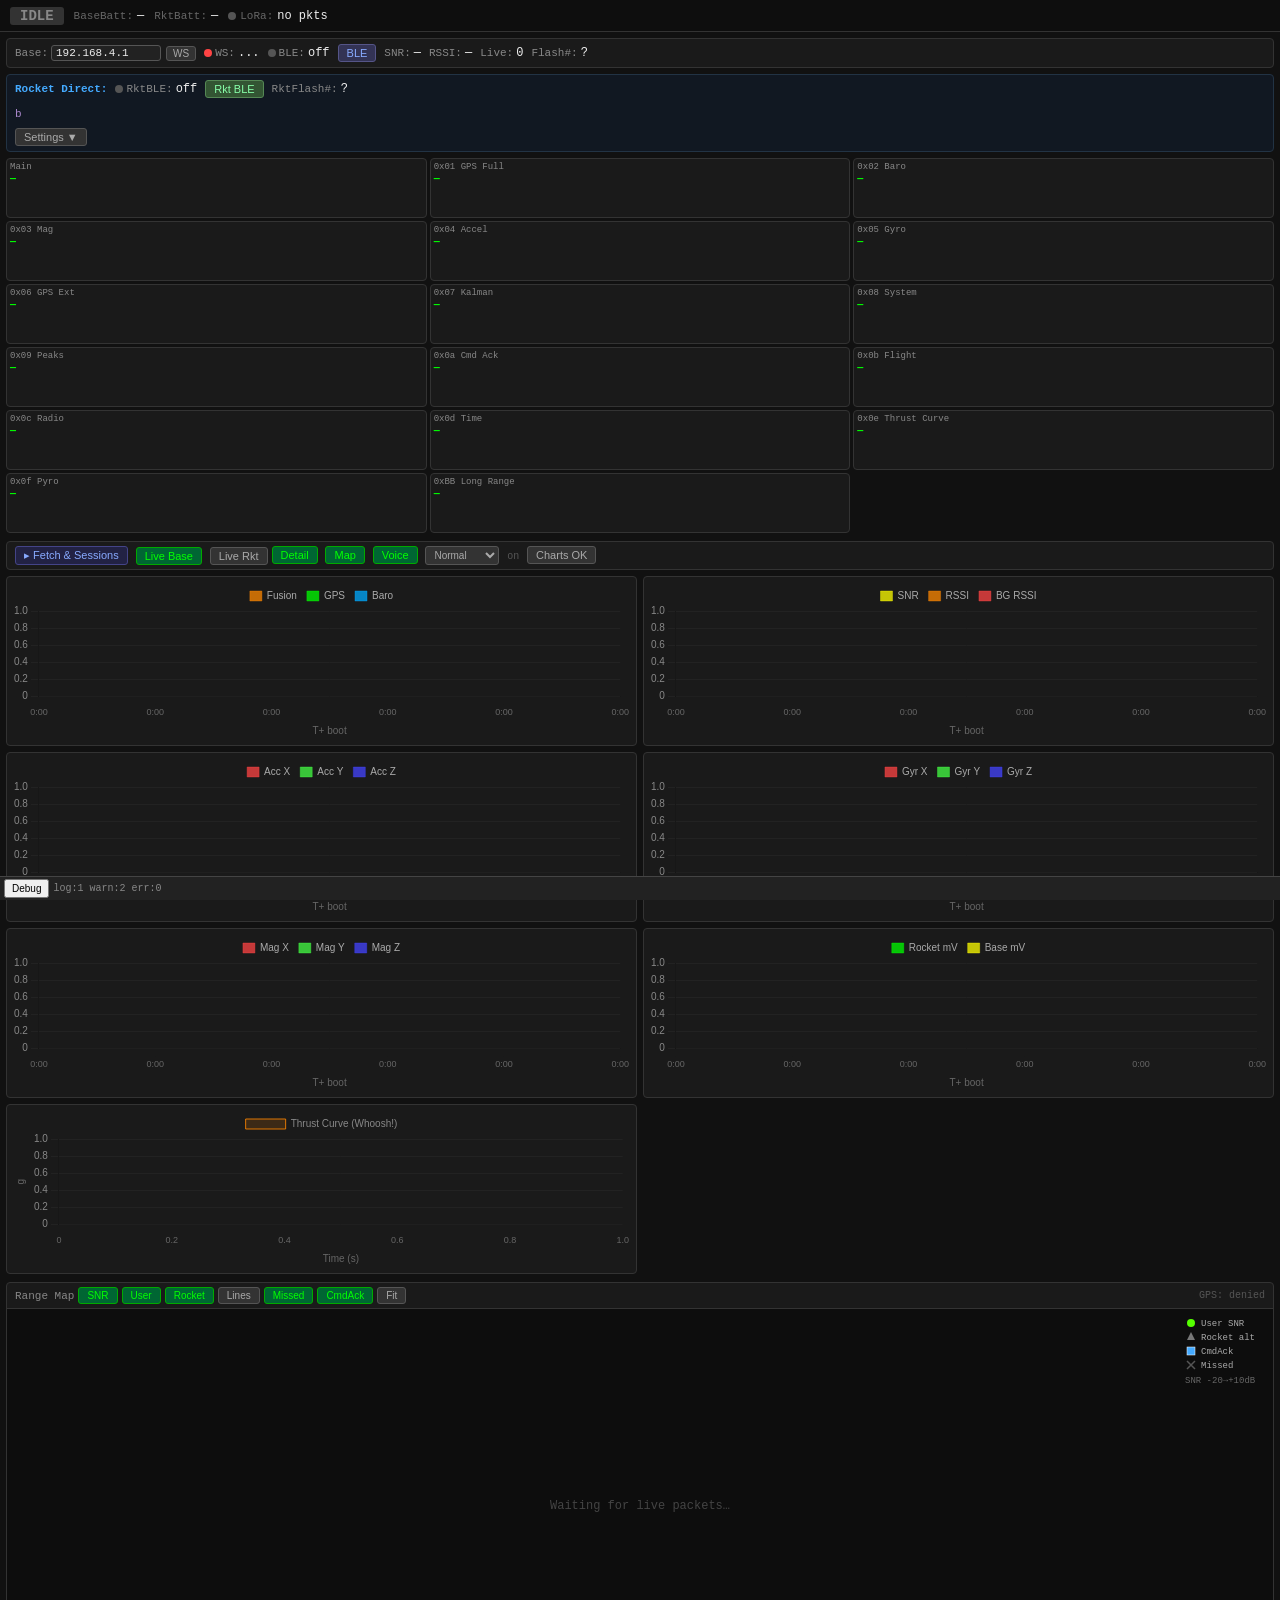
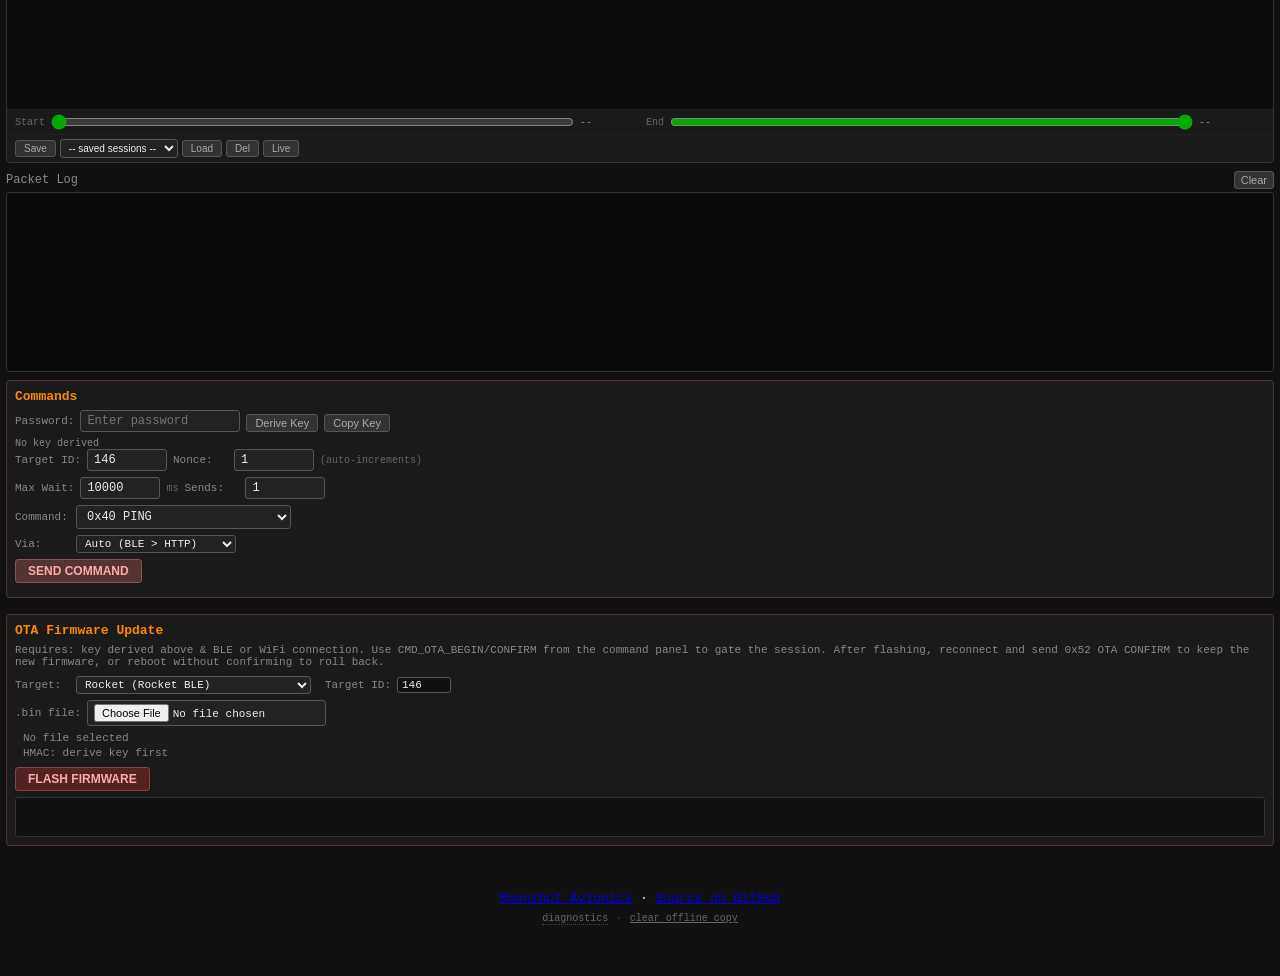
<file: docs/index.html>
﻿<!DOCTYPE html>
<html lang="en">
<head>
<meta charset="UTF-8">
<meta name="viewport" content="width=device-width, initial-scale=1.0">
<title>Rocket Base Station</title>

<!-- PWA: installable, and cached so Web Bluetooth / speech / clipboard keep
     working out at a launch site with no internet. See sw.js. The old
     ?_=Date.now() cache-buster on style.css and app.js was removed because it
     made every load a unique URL, which no cache (service worker or browser)
     can ever hit; freshness is now the service worker's job. -->
<link rel="manifest" href="manifest.webmanifest">
<meta name="theme-color" content="#0e0e0e">
<meta name="description" content="Telemetry dashboard for the Moonshot model rocket avionics and base station.">
<link rel="icon" href="icons/favicon-32.png" sizes="32x32" type="image/png">
<link rel="apple-touch-icon" href="icons/apple-touch-icon.png">
<meta name="apple-mobile-web-app-capable" content="yes">
<meta name="apple-mobile-web-app-status-bar-style" content="black-translucent">
<meta name="apple-mobile-web-app-title" content="Moonshot">
<meta name="mobile-web-app-capable" content="yes">

<link rel="stylesheet" href="style.css">
</head>
<body>

<!-- Sticky top bar: phase, batteries, LoRa timer -->
<div class="sticky-top">
  <span id="phase" class="st-phase p-idle">IDLE</span>
  <div class="st-item"><span class="st-label">BaseBatt:</span><span class="sv" id="val-basebatt">&mdash;</span></div>
  <div class="st-item"><span class="st-label">RktBatt:</span><span class="sv" id="val-rktbatt">&mdash;</span></div>
  <div class="st-item"><div class="dot dd" id="dot-rkt"></div><span class="st-label">LoRa:</span><span class="sv" id="val-rkt">no pkts</span></div>
</div>

<!-- Base Station status row -->
<div class="sbar">
  <div class="si"><span class="sl">Base:</span><input type="text" id="base-url" value="192.168.4.1" style="background:#222;color:#eee;border:1px solid #555;border-radius:3px;padding:1px 4px;font-family:inherit;font-size:11px;width:110px"><button id="btn-ws-reconnect" style="background:#333;color:#aaa;border:1px solid #555;border-radius:3px;padding:1px 6px;font-size:10px;cursor:pointer;margin-left:2px">WS</button></div>
  <div class="si"><div class="dot dr" id="dot-ws"></div><span class="sl">WS:</span><span class="sv" id="val-ws">...</span></div>
  <div class="si"><div class="dot dd" id="dot-ble"></div><span class="sl">BLE:</span><span class="sv" id="val-ble">off</span></div>
  <button id="btn-ble" style="background:#335;color:#8af;border:1px solid #558;border-radius:3px;padding:2px 8px;font-size:11px;cursor:pointer">BLE</button>
  <div class="si"><span class="sl">SNR:</span><span class="sv" id="val-snr-top">&mdash;</span></div>
  <div class="si"><span class="sl">RSSI:</span><span class="sv" id="val-rssi-top">&mdash;</span></div>  
  <div class="si"><span class="sl">Live:</span><span class="sv" id="val-cnt">0</span></div>
  <div class="si"><span class="sl">Flash#:</span><span class="sv" id="val-logrec">?</span></div>
</div>
<!-- Rocket Direct BLE status row -->
<div class="sbar2">
  <span style="font-size:11px;color:#4af;font-weight:bold">Rocket Direct:</span>
  <div class="si"><div class="dot dd" id="dot-rktble"></div><span class="sl">RktBLE:</span><span class="sv" id="val-rktble">off</span></div>
  <button id="btn-rktble" style="background:#353;color:#8fa;border:1px solid #585;border-radius:3px;padding:2px 8px;font-size:11px;cursor:pointer">Rkt BLE</button>
  <div class="si"><span class="sl">RktFlash#:</span><span class="sv" id="val-rktlogrec">?</span></div>
  <div id="val-rkt-proxy-info" style="font-size:11px;color:#a8c;width:100%;margin-top:2px;display:block">b</div>
  <button id="btn-rkt-settings" style="background:#333;color:#aaa;border:1px solid #555;border-radius:3px;padding:2px 8px;font-size:11px;cursor:pointer">Settings &#9660;</button>
</div>
<!-- Rocket BLE ConnSet panel (hidden by default) -->
<div id="rkt-settings-panel" class="rkt-section" style="display:none">
  <h3>Rocket BLE Subscription Settings</h3>
  <div class="rkt-row">
    <label>Rate:</label>
    <select id="rkt-rate">
      <option value="10000000">0.1 Hz</option>
      <option value="5000000">0.2 Hz</option>
      <option value="2000000">0.5 Hz</option>
      <option value="1000000">1 Hz</option>
      <option value="500000" selected>2 Hz</option>
      <option value="200000">5 Hz</option>
      <option value="100000">10 Hz</option>
      <option value="50000">20 Hz</option>
      <option value="20000">50 Hz</option>
      <option value="10000">100 Hz</option>
      <option value="5000">200 Hz</option>
      <option value="2000">500 Hz</option>
      <option value="1000">1000 Hz</option>
      <option value="0">Max (every loop)</option>
    </select>
    <button id="btn-rkt-rate" style="background:#333;color:#aaa;border:1px solid #555;border-radius:3px;padding:2px 8px;font-size:11px;cursor:pointer">Set Rate</button>
    <label style="margin-left:8px">PHY:</label>
    <select id="rkt-phy">
      <option value="0">1M</option>
      <option value="1">2M</option>
      <option value="2">Coded-S2</option>
      <option value="3" selected>Coded-S8</option>
    </select>
    <button id="btn-rkt-phy" style="background:#333;color:#aaa;border:1px solid #555;border-radius:3px;padding:2px 8px;font-size:11px;cursor:pointer">Set PHY</button>
  </div>
  <div class="rkt-row"><label>Page mask:</label>
    <button id="btn-rkt-mask-all" style="background:#333;color:#aaa;border:1px solid #555;border-radius:3px;padding:1px 6px;font-size:10px;cursor:pointer">All</button>
    <button id="btn-rkt-mask-none" style="background:#333;color:#aaa;border:1px solid #555;border-radius:3px;padding:1px 6px;font-size:10px;cursor:pointer">None</button>
    <button id="btn-rkt-mask-send" style="background:#333;color:#0f0;border:1px solid #555;border-radius:3px;padding:1px 6px;font-size:10px;cursor:pointer">Send Mask</button>
  </div>
  <div class="mask-grid" id="rkt-mask-grid"></div>
</div>

<div class="grid" id="grid"></div>

<div class="tb">
  <div>
    <button id="btn-fetch-panel" style="background:#224;color:#8af;border:1px solid #448;border-radius:3px;padding:2px 8px;cursor:pointer">▸ Fetch &amp; Sessions</button>
    <div id="fetch-panel" style="display:none;border:1px solid #335;background:#0b0b14;padding:6px;margin-top:4px;border-radius:3px">
      <button id="btn-fetch">Fetch</button>
      <button id="btn-stop" style="display:none">Stop</button>
      <button id="btn-save-fetch" title="Download fetched bytes">Save</button>
      <button id="btn-load-fetch" title="Load fetched bytes">Load</button>
      <button id="btn-export-csv" title="Export .bin file to CSV for analysis">Export CSV</button>
      <input type="file" id="file-load-fetch" style="display:none" accept=".bin,application/octet-stream">
      <input type="file" id="file-export-csv" style="display:none" accept=".bin,application/octet-stream"><br />
      <span id="fst" style="display:inline-block;min-width:28em;font-size:10px;color:#666;font-family:monospace;white-space:pre"></span><br />
      <button id="btn-prev" disabled>&lt;Prev</button>
      <span id="sess-info" style="display:inline-block;min-width:14em;text-align:center">Live</span>
      <button id="btn-next" disabled>Next&gt;</button>
      <button id="btn-sess-list">List</button>
      <div id="sess-list" style="display:none;height:11em;overflow-y:auto;background:#111;border:1px solid #444;font-size:11px;font-family:monospace;padding:4px;margin:4px 0;line-height:1.3em;"></div>
    </div>
  </div><br /><div>
    <button id="btn-live-base" class="act">Live Base</button>
    <button id="btn-live-rkt">Live Rkt</button><br />
  </div><div>
    <button id="btn-detail">Detail</button>
    <button id="btn-map">Map</button>
    <button id="btn-voice">Voice</button>
    <select id="voice-mode" style="background:#333;color:#aaa;border:1px solid #555;border-radius:3px;padding:2px 4px;font-size:10px"><option value="normal">Normal</option><option value="moonshot">Moonshot</option></select>
    <span id="voice-status" style="font-size:10px;color:#555"></span>
    <button id="btn-cdn">Charts</button>
  </div>
</div>

<div class="charts">
  <div class="cb"><canvas id="cAlt"></canvas></div>
  <div class="cb"><canvas id="cSNR"></canvas></div>
  <div class="cb"><canvas id="cAcc"></canvas></div>
  <div class="cb"><canvas id="cGyr"></canvas></div>
  <div class="cb"><canvas id="cMag"></canvas></div>
  <div class="cb"><canvas id="cBatt"></canvas></div>
  <div class="cb"><canvas id="cThrust"></canvas></div>
</div>

<div id="map-panel" style="display:none;margin-bottom:8px;background:#1a1a1a;border:1px solid #333;border-radius:4px;overflow:hidden">
  <div style="display:flex;gap:4px;align-items:center;flex-wrap:wrap;padding:4px 8px;border-bottom:1px solid #333">
    <span style="font-size:11px;color:#888">Range Map</span>
    <button id="map-snr-btn" class="mbtn act">SNR</button>
    <button id="map-usr-btn" class="mbtn act">User</button>
    <button id="map-rkt-btn" class="mbtn act">Rocket</button>
    <button id="map-lin-btn" class="mbtn">Lines</button>
    <button id="map-mis-btn" class="mbtn act">Missed</button>
    <button id="map-ack-btn" class="mbtn act">CmdAck</button>
    <button id="map-fit-btn" class="mbtn">Fit</button>
    <span id="map-gps-st" style="font-size:10px;color:#555;margin-left:auto">GPS: --</span>
    <button id="map-cmp-btn" class="mbtn" style="display:none">Compass</button>
  </div>
  <div style="position:relative">
    <canvas id="map-canvas" style="display:block;width:100%;height:400px;background:#0d0d0d;touch-action:pan-y;cursor:crosshair"></canvas>
    <div id="map-tip" style="position:absolute;top:8px;right:8px;background:rgba(0,0,0,0.88);border:1px solid #555;border-radius:3px;padding:5px 7px;font-size:10px;color:#ccc;max-width:240px;display:none;pointer-events:none;line-height:1.5;word-break:break-word"></div>
  </div>
  <div style="display:flex;gap:6px;align-items:center;flex-wrap:wrap;padding:4px 8px;border-top:1px solid #222;font-size:10px;color:#666">
    <span>Start</span>
    <input type="range" id="map-t0" min="0" max="100" value="0" style="flex:1;min-width:80px;accent-color:#0a0">
    <span id="map-t0l" style="color:#888;min-width:60px;white-space:nowrap">--</span>
    <span>End</span>
    <input type="range" id="map-t1" min="0" max="100" value="100" style="flex:1;min-width:80px;accent-color:#0a0">
    <span id="map-t1l" style="color:#888;min-width:60px;white-space:nowrap">--</span>
    <span id="map-cntl" style="color:#555"></span>
  </div>
  <div style="display:flex;gap:4px;align-items:center;flex-wrap:wrap;padding:4px 8px;border-top:1px solid #222">
    <button id="map-save-btn" class="mbtn">Save</button>
    <select id="map-sess-sel" style="background:#222;color:#eee;border:1px solid #555;border-radius:3px;padding:2px 4px;font-size:10px;max-width:200px"><option value="">-- saved sessions --</option></select>
    <button id="map-load-btn" class="mbtn">Load</button>
    <button id="map-del-btn" class="mbtn">Del</button>
    <button id="map-live-btn" class="mbtn">Live</button>
    <span id="map-idb-st" style="font-size:10px;color:#555"></span>
  </div>
</div>

<div>
  <div style="display:flex;justify-content:space-between;align-items:center;margin-bottom:3px">
    <span style="font-size:12px;color:#888">Packet Log</span>
    <button id="btn-cl" style="background:#333;color:#aaa;border:1px solid #555;border-radius:3px;padding:2px 6px;font-size:11px;cursor:pointer">Clear</button>
  </div>
  <div id="log"></div>
</div>

<!-- Commands Section - below logs -->
<div class="cmd-section">
  <h2>Commands</h2>
  <div class="cmd-row">
    <label>Password:</label>
    <input type="password" id="cmd-pass" placeholder="Enter password">
    <div class="cmd-key-row">
      <button id="cmd-derive">Derive Key</button>
      <button id="cmd-copykey">Copy Key</button>
    </div>
  </div>
  <div class="cmd-key-display" id="cmd-key-status">No key derived</div>

  <div class="cmd-row">
    <label>Target ID:</label>
    <input type="number" id="cmd-target" value="146" min="0" max="255">
    <label>Nonce:</label>
    <input type="number" id="cmd-nonce" value="1" min="1" max="4294967295">
    <span style="font-size:10px;color:#666">(auto-increments)</span>
  </div>
  <div class="cmd-row">
    <label>Max Wait:</label>
    <input type="number" id="cmd-wait" value="10000" min="0" max="30000">
    <span style="font-size:10px;color:#666">ms</span>
    <label>Sends:</label>
    <input type="number" id="cmd-sends" value="1" min="1" max="100">
  </div>
  <div class="cmd-row">
    <label>Command:</label>
    <select id="cmd-select">
      <option value="">-- Select --</option>
      <optgroup label="Rocket">
        <option value="0x01">0x01 ARM</option>
        <option value="0x02">0x02 DISARM</option>
        <option value="0x03">0x03 FIRE PYRO/CHUTE</option>
        <option value="0x10">0x10 SET TX RATE</option>
        <option value="0x12">0x12 SET ROCKET RADIO</option>
      </optgroup>
      <optgroup label="Base/Relay">
        <option value="0x30">0x30 SET RELAY RADIO</option>
        <option value="0x31">0x31 ENABLE WIFI</option>
        <option value="0x32">0x32 DISABLE WIFI</option>
        <option value="0x60">0x60 LR LISTEN</option>
      </optgroup>
      <optgroup label="Any device">
        <option value="0x20">0x20 LOG DOWNLOAD</option>
        <option selected="selected" value="0x40">0x40 PING</option>
        <option value="0xF0">0xF0 REBOOT</option>
        <option value="0xF1">0xF1 LOG ERASE</option>
      </optgroup>
      <optgroup label="OTA">
        <option value="0x50">0x50 OTA BEGIN</option>
        <option value="0x52">0x52 OTA CONFIRM</option>
      </optgroup>
    </select>
  </div>
  <div class="cmd-help" id="cmd-help-text"></div>

  <div class="cmd-params" id="params-0x01">
    <div class="cmd-row">
      <label>Boost G:</label><input type="number" id="p01-boostG" value="3000" min="500" max="30000" style="width:60px"> mg
      <label>Boost Alt:</label><input type="number" id="p01-boostAlt" value="100" min="10" max="5000" style="width:55px"> m
    </div>
    <div class="cmd-row">
      <label>Coast Alt:</label><input type="number" id="p01-coastAlt" value="200" min="10" max="5000" style="width:55px"> m
      <label>Main Alt:</label><input type="number" id="p01-mainAlt" value="100" min="10" max="5000" style="width:55px"> m
    </div>
    <div class="cmd-row">
      <label>Drogue ms:</label><input type="number" id="p01-drogMs" value="3000" min="100" max="10000" style="width:60px">
      <label>Main ms:</label><input type="number" id="p01-mainMs" value="3000" min="100" max="10000" style="width:60px">
    </div>
    <div class="cmd-row">
      <label><input type="checkbox" id="p01-force"> Force arm</label>
      <label><input type="checkbox" id="p01-test"> Ground test mode</label>
    </div>
  </div>
  <div class="cmd-params" id="params-0x03">
    <div class="cmd-row">
      <label>Channel:</label>
      <select id="p03-ch"><option value="1">1 Pyro1</option><option value="2">2 Pyro2</option><option value="3">3 Chute</option></select>
      <label>Duration:</label>
      <input type="number" id="p03-dur" value="500" min="1" max="65535"> ms
    </div>
    <div class="cmd-row">
      <label><input type="checkbox" id="p03-stay"> Stay in current phase</label>
      <span style="font-size:10px;color:#888">(default: transition to GROUND_TEST)</span>
    </div>
  </div>
  <div class="cmd-params" id="params-0x10">
    <div class="cmd-row">
      <label>Rate:</label>
      <input type="number" id="p10-rate" value="-2" min="-128" max="127">
      <span style="font-size:10px;color:#666">+N=Hz, -N=sec, 0=stop</span>
    </div>
  </div>
  <div class="cmd-params" id="params-0x12">
    <div class="cmd-row">
      <label>Channel:</label><input type="number" id="p12-ch" value="3" min="0" max="255">
      <label>SF:</label><input type="number" id="p12-sf" value="9" min="5" max="12">
      <label>Power:</label><input type="number" id="p12-pwr" value="-9" min="-9" max="22"> dBm
    </div>
  </div>
  <div class="cmd-params" id="params-0x30">
    <div class="cmd-row">
      <label>Pri Ch:</label><input type="number" id="p30-pch" value="3" min="0" max="255">
      <label>Pri SF:</label><input type="number" id="p30-psf" value="9" min="5" max="12">
      <label>Pri Pwr:</label><input type="number" id="p30-ppwr" value="-9" min="-9" max="22">
    </div>
    <div class="cmd-row">
      <label>BH Ch:</label><input type="number" id="p30-bch" value="5" min="0" max="255">
      <label>BH SF:</label><input type="number" id="p30-bsf" value="9" min="5" max="12">
      <label>BH Pwr:</label><input type="number" id="p30-bpwr" value="-9" min="-9" max="22">
    </div>
  </div>
  <div class="cmd-params" id="params-0x60">
    <div class="cmd-row">
      <label>Duration:</label>
      <input type="number" id="p60-ms" value="60000" min="0" max="65535"> ms
      <span style="font-size:10px;color:#666">target=base; 0=cancel</span>
    </div>
  </div>
  <div class="cmd-params" id="params-0x20">
    <div class="cmd-row">
      <label>Start rec:</label><input type="number" id="p20-start" value="0">
      <label>Count:</label><input type="number" id="p20-count" value="100" min="1" max="65535">
      <label style="white-space:nowrap"><input type="checkbox" id="p20-dir-down"> Start↓ each send</label>
    </div>
    <div class="cmd-row">
      <label>DL Ch:</label><input type="number" id="p20-ch" value="65" min="0" max="255">
      <label>DL SF:</label><input type="number" id="p20-sf" value="5" min="5" max="12">
      <label>DL BW:</label><select id="p20-bw"><option value="0" selected>0 LoRa 500kHz</option><option value="1">1 LoRa 250kHz</option><option value="2">2 LoRa 125kHz</option><option value="3">3 LoRa 62.5kHz</option><option value="4">4 LoRa 41.7kHz</option><option value="5">5 LoRa 31.25kHz</option><option value="6">6 LoRa 20.8kHz</option><option value="7">7 LoRa 15.6kHz</option><option value="8">8 LoRa 10.4kHz</option><option value="9">9 LoRa 7.8kHz</option><option value="16">16 FSK 467kHz</option></select>
      <label>DL Pwr:</label><input type="number" id="p20-pwr" value="-9" min="-9" max="22">
    </div>
  </div>

  <div class="cmd-row">
    <label>Via:</label>
    <select id="cmd-transport" style="background:#222;color:#eee;border:1px solid #555;border-radius:3px;padding:1px 4px;font-family:inherit;font-size:11px">
      <option value="auto">Auto (BLE &gt; HTTP)</option>
      <option value="http">Base HTTP</option>
      <option value="baseBle">Base BLE</option>
      <option value="rktble">Rocket BLE</option>
    </select>
  </div>
  <div class="cmd-row">
    <button class="cmd-btn" id="cmd-send">SEND COMMAND</button>
  </div>
  <div class="cmd-result" id="cmd-result"></div>
</div>
<!-- ===================== OTA FIRMWARE UPDATE ===================== -->
<div class="cmd-section" id="ota-section" style="margin-top:16px">
  <h2>OTA Firmware Update</h2>
  <div style="font-size:11px;color:#888;margin-bottom:8px">
    Requires: key derived above &amp; BLE or WiFi connection.
    Use CMD_OTA_BEGIN/CONFIRM from the command panel to gate the session.
    After flashing, reconnect and send 0x52 OTA CONFIRM to keep the new firmware,
    or reboot without confirming to roll back.
  </div>
  <div class="cmd-row">
    <label>Target:</label>
    <select id="ota-target" style="background:#222;color:#eee;border:1px solid #555;border-radius:3px;padding:1px 4px;font-family:inherit;font-size:11px">
      <option value="rkt">Rocket (Rocket BLE)</option>
      <option value="base">Base Station (Base BLE or HTTP)</option>
    </select>
    <label style="margin-left:8px">Target ID:</label>
    <input type="number" id="ota-target-id" value="146" min="0" max="255" style="width:54px;background:#111;color:#eee;border:1px solid #555;border-radius:3px;padding:1px 4px;font-family:inherit;font-size:11px">
  </div>
  <div class="cmd-row">
    <label>.bin file:</label>
    <input type="file" id="ota-file" accept=".bin" style="color:#eee;font-size:11px">
  </div>
  <div id="ota-file-info" style="font-size:11px;color:#888;margin:3px 0 0 8px">No file selected</div>
  <div id="ota-hmac-status" style="font-size:11px;color:#888;margin:3px 0 0 8px">HMAC: derive key first</div>
  <div class="cmd-row" style="margin-top:8px">
    <button class="cmd-btn" id="ota-send" style="background:#522;border-color:#844">FLASH FIRMWARE</button>
  </div>
  <pre id="ota-progress" style="background:#111;border:1px solid #333;border-radius:3px;padding:6px;margin-top:6px;font-size:10px;color:#8c8;min-height:40px;white-space:pre-wrap;word-break:break-all;max-height:200px;overflow-y:auto"></pre>
</div>

    <br /><br /><br />
    <div style="text-align:center"><a href="https://bucketshoes.github.io/MoonshotAvionics/">Moonshot Avionics</a> &middot; <a href="https://github.com/BucketShoes/MoonshotAvionics">Source on GitHub</a></div>
    <!-- What the page can see about its own caching and security. On a phone
         there are no dev tools, and a whole day went into questions this
         answers in one tap: which build is running, who is serving it, what is
         cached, and whether anything loaded over http. -->
    <div style="text-align:center;margin-top:4px">
      <span id="buildstamp" style="color:#666;font-size:10px;cursor:pointer;border-bottom:1px dotted #444">diagnostics</span>
      <span style="color:#444;font-size:10px">&middot;</span>
      <!-- Deliberately a plain link, not a remembered incantation: when the
           offline copy misbehaves you are typically somewhere with no internet
           and no way to look up what the query string was called. -->
      <a href="?nosw" style="color:#666;font-size:10px">clear offline copy</a>
    </div>
    <br /><br /><br />

<!-- ============ ON-PAGE DEBUG LOG (mobile-friendly devtools replacement) ============ -->
<div id="dbg-bar" style="position:fixed;bottom:0;left:0;right:0;background:#111;border-top:1px solid #444;font-family:monospace;font-size:10px;z-index:9999">
  <div style="display:flex;align-items:center;padding:2px 4px;gap:4px;background:#222">
    <button id="dbg-toggle" style="font-size:10px;padding:2px 6px">Debug</button>
    <button id="dbg-copy" style="font-size:10px;padding:2px 6px;display:none">Copy</button>
    <button id="dbg-clear" style="font-size:10px;padding:2px 6px;display:none">Clr</button>
    <label style="color:#aaa;font-size:10px;display:none" id="dbg-pause-lbl"><input type="checkbox" id="dbg-pause" style="vertical-align:middle"> pause</label>
    <span id="dbg-count" style="color:#888;flex:1;font-size:10px"></span>
    <span id="dbg-copied" style="color:#8f8;font-size:10px;display:none">copied</span>
  </div>
  <pre id="dbg-log" style="display:none;margin:0;padding:4px;height:50vh;overflow-y:scroll;-webkit-overflow-scrolling:touch;color:#ccc;background:#0a0a0a;white-space:pre-wrap;word-break:break-all;user-select:text;-webkit-user-select:text"></pre>
</div>
<script>
(function(){
  var maxLines = 500;
  var lines = [];
  var paused = false;
  var counts = {log:0, warn:0, err:0};
  var logEl = document.getElementById('dbg-log');
  var toggleBtn = document.getElementById('dbg-toggle');
  var clearBtn = document.getElementById('dbg-clear');
  var pauseLbl = document.getElementById('dbg-pause-lbl');
  var pauseCb = document.getElementById('dbg-pause');
  var countEl = document.getElementById('dbg-count');
  function fmt(args){
    var out=[];
    for(var i=0;i<args.length;i++){
      var a=args[i];
      try{
        if(a===null) out.push('null');
        else if(a===undefined) out.push('undefined');
        else if(typeof a==='string') out.push(a);
        else if(typeof a==='number'||typeof a==='boolean') out.push(String(a));
        else if(a instanceof Error) out.push(a.message + (a.stack?('\n'+a.stack):''));
        else out.push(JSON.stringify(a));
      }catch(e){ out.push('[unserialisable '+(typeof a)+']'); }
    }
    return out.join(' ');
  }
  function ts(){
    var d=new Date();
    return d.toTimeString().slice(0,8) + '.' + ('00'+d.getMilliseconds()).slice(-3);
  }
  function append(level, msg){
    counts[level]++;
    if(paused) return;
    var line = ts()+' ['+level+'] '+msg;
    lines.push(line);
    if(lines.length>maxLines) lines.splice(0, lines.length-maxLines);
    if(logEl.style.display!=='none'){
      logEl.textContent = lines.join('\n');
      logEl.scrollTop = logEl.scrollHeight;
    }
    countEl.textContent = 'log:'+counts.log+' warn:'+counts.warn+' err:'+counts.err;
  }
  var origLog = console.log, origWarn = console.warn, origErr = console.error;
  console.log = function(){ try{append('log', fmt(arguments));}catch(e){} origLog.apply(console, arguments); };
  console.warn = function(){ try{append('warn', fmt(arguments));}catch(e){} origWarn.apply(console, arguments); };
  console.error = function(){ try{append('err', fmt(arguments));}catch(e){} origErr.apply(console, arguments); };
  window.addEventListener('error', function(ev){
    append('err', 'window.onerror: '+(ev.message||'?')+' @ '+(ev.filename||'?')+':'+(ev.lineno||'?')+':'+(ev.colno||'?')+(ev.error&&ev.error.stack?('\n'+ev.error.stack):''));
  });
  window.addEventListener('unhandledrejection', function(ev){
    var r=ev.reason;
    var s = (r && r.message) ? r.message : String(r);
    if(r && r.stack) s += '\n' + r.stack;
    append('err', 'unhandledrejection: '+s);
  });
  var copyBtn = document.getElementById('dbg-copy');
  var copiedEl = document.getElementById('dbg-copied');
  toggleBtn.addEventListener('click', function(){
    var open = logEl.style.display==='none';
    logEl.style.display = open ? 'block' : 'none';
    clearBtn.style.display = open ? 'inline-block' : 'none';
    copyBtn.style.display = open ? 'inline-block' : 'none';
    pauseLbl.style.display = open ? 'inline' : 'none';
    if(open){ logEl.textContent = lines.join('\n'); logEl.scrollTop = logEl.scrollHeight; }
  });
  clearBtn.addEventListener('click', function(){
    lines = []; counts={log:0,warn:0,err:0};
    logEl.textContent=''; countEl.textContent='';
  });
  copyBtn.addEventListener('click', function(){
    var text = lines.join('\n');
    function flash(){ copiedEl.style.display='inline'; setTimeout(function(){copiedEl.style.display='none';}, 1200); }
    if(navigator.clipboard && navigator.clipboard.writeText){
      navigator.clipboard.writeText(text).then(flash, function(e){
        // Fallback: select the pre so user can long-press copy
        try{var r=document.createRange();r.selectNodeContents(logEl);var s=window.getSelection();s.removeAllRanges();s.addRange(r);}catch(_){}
      });
    } else {
      try{var r=document.createRange();r.selectNodeContents(logEl);var s=window.getSelection();s.removeAllRanges();s.addRange(r);}catch(_){}
    }
  });
  pauseCb.addEventListener('change', function(){ paused = pauseCb.checked; });
  console.log('[dbg] on-page console ready');
})();
</script>

<script src="ble_adapter.js"></script>
<script>
// Self-report: what is this page, who is serving it, what is cached. Written to
// answer "which version am I actually running?" on a phone, where there are no
// dev tools and every other signal has turned out to be ambiguous.
(function(){
  // Bump this whenever you want an explicit fence to check across deploys.
  // It is reported by the diagnostic below, not shown on the page.
  window.MOONSHOT_BUILD = '2026-09-25b';
  function report(){
    var L = [];
    L.push('build: ' + window.MOONSHOT_BUILD);
    L.push('url: ' + location.href);
    L.push('origin: ' + location.origin);
    L.push('secure context: ' + window.isSecureContext);
    L.push('app script: ' + (window.MOONSHOT_APP_LOADED ? 'app.js loaded' : 'NOT LOADED'));
    L.push('online: ' + navigator.onLine);
    try {
      var res = performance.getEntriesByType('resource') || [];
      var bad = [];
      for (var i = 0; i < res.length; i++) {
        var n = res[i].name;
        if (/^(http|ws):\/\//i.test(n)) bad.push(n);   // http:// or ws://, not https/wss
      }
      L.push('resources loaded: ' + res.length);
      L.push('INSECURE resources: ' + (bad.length ? '' : 'none'));
      for (var j = 0; j < bad.length && j < 8; j++) L.push('  !! ' + bad[j]);
      var origins = {};
      for (var k = 0; k < res.length; k++) {
        try { origins[new URL(res[k].name).origin] = 1; } catch (e) {}
      }
      L.push('resource origins:');
      for (var o in origins) L.push('  ' + o);
    } catch (e) { L.push('resource list unavailable: ' + e.message); }
    L.push('standalone: ' + (window.matchMedia('(display-mode: standalone)').matches ? 'yes (installed)' : 'no (browser tab)'));
    var done = function(){ alert(L.join('\n')); };
    if (!('serviceWorker' in navigator)) { L.push('service worker: unsupported'); done(); return; }
    var ctrl = navigator.serviceWorker.controller;
    L.push('controlled by: ' + (ctrl ? ctrl.scriptURL : 'NOTHING (served by browser cache or network)'));
    navigator.serviceWorker.getRegistrations().then(function(rs){
      L.push('registrations on this origin:');
      if (!rs.length) L.push('  (none)');
      rs.forEach(function(r){ L.push('  ' + r.scope); });
      return (window.caches ? caches.keys() : Promise.resolve([]));
    }).then(function(ks){
      L.push('caches on this origin:');
      if (!ks.length) L.push('  (none)');
      ks.forEach(function(k){ L.push('  ' + k); });
      done();
    }).catch(function(e){ L.push('diagnostic error: ' + e.message); done(); });
  }
  window.addEventListener('load', function(){
    var el = document.getElementById('buildstamp');
    if (el) el.addEventListener('click', report);
  });
})();
</script>
<script src="app.js"></script>

<!-- Service worker registration. Deliberately last and fully guarded: on the
     copy served from the base station's AP (plain http://192.168.4.1) there is
     no navigator.serviceWorker at all, and the dashboard must still boot. -->
<script>
(function(){
  if (!('serviceWorker' in navigator)) return;
  if (location.protocol === 'file:') return;

  // Everything below is scoped to THIS app's directory. bucketshoes.github.io
  // also hosts EspRangeTest with its own service worker, and caches and
  // registrations are origin-wide — so no blanket "unregister everything" or
  // "delete every cache" here, or recovering one app would break the other.
  var SCOPE = new URL('./', location.href).href;
  var CACHE_PREFIX = 'moonshot-';

  // Field recovery hatch: loading .../?nosw wipes this app's offline copy and
  // unregisters its worker. Needed because a bad cached build would otherwise
  // survive every reload, and at a launch site there is no dev-tools escape.
  if (/[?&]nosw\b/.test(location.search)) {
    // Strip ?nosw from the address bar up front, before anything slow happens.
    // The purge can take up to the 3s fallback below, and a refresh during that
    // window would otherwise re-enter this branch and ask again — which is how
    // a one-shot recovery turns into a loop you cannot refresh your way out of.
    try { history.replaceState({}, '', location.pathname); } catch (e) {}

    if (!confirm('Clear the offline copy of this page?\n\n' +
                 'You will need an internet connection to get it back' +
                 (navigator.onLine ? '.' : ', and you are offline right now.'))) {
      return;   // URL already cleaned above; page is untouched
    }
    // The worker deletes its own caches, then we unregister it. Doing it the
    // other way round loses the race: this very navigation kicked off a
    // background revalidate, and its cache.put() lands after the delete and
    // quietly recreates the cache.
    var finished = false;
    function finish(){
      if (finished) return;
      finished = true;
      navigator.serviceWorker.getRegistrations().then(function(rs){
        return Promise.all(rs.filter(function(r){ return r.scope === SCOPE; })
                             .map(function(r){ return r.unregister(); }));
      }).then(function(){
        // Belt and braces, and the whole job when no worker answered.
        return caches.keys().then(function(ks){
          return Promise.all(ks.filter(function(k){ return k.indexOf(CACHE_PREFIX) === 0; })
                               .map(function(k){ return caches.delete(k); }));
        });
      }).then(function(){
        document.title = 'offline copy cleared';
        alert('Offline copy cleared.');
      }).then(function(){
        // Never leave ?nosw in the address bar. It is a destructive action, and
        // leaving it there means every later refresh re-runs it — including a
        // refresh made while offline, when there is no way back.
        location.replace(location.pathname);
      });
    }

    if (navigator.serviceWorker.controller) {
      navigator.serviceWorker.addEventListener('message', function(ev){
        if (ev.data && ev.data.type === 'purged') finish();
      });
      navigator.serviceWorker.controller.postMessage('purge');
      setTimeout(finish, 3000);   // worker wedged or gone: clear up anyway
    } else {
      finish();
    }
    return;
  }

  function toast(msg, onClick){
    var t = document.getElementById('pwa-toast');
    if (!t) {
      t = document.createElement('div');
      t.id = 'pwa-toast';
      t.className = 'pwa-toast';
      document.body.appendChild(t);
    }
    t.textContent = msg;
    t.onclick = onClick || function(){ t.remove(); };
    t.style.display = 'block';
  }

  // Listeners go on immediately, not on load: a background revalidate can
  // finish before the page is done parsing, and its message would be lost.
  var reloading = false;
  navigator.serviceWorker.addEventListener('controllerchange', function(){
    if (reloading) return;
    reloading = true;
    location.reload();
  });

  // Sent by sw.js when a background revalidate finds changed bytes but the
  // service worker itself is unchanged (i.e. you edited app.js or style.css).
  navigator.serviceWorker.addEventListener('message', function(ev){
    if (ev.data && ev.data.type === 'asset-updated') {
      toast('Dashboard files updated \u2014 tap to reload', function(){
        location.reload();
      });
    }
  });

  window.addEventListener('load', function(){
    navigator.serviceWorker.register('sw.js').then(function(reg){
      // A waiting worker means a new build is already downloaded.
      function offerUpdate(worker){
        toast('New dashboard version ready \u2014 tap to reload', function(){
          worker.postMessage('skip-waiting');
        });
      }
      if (reg.waiting) offerUpdate(reg.waiting);
      reg.addEventListener('updatefound', function(){
        var w = reg.installing;
        if (!w) return;
        w.addEventListener('statechange', function(){
          // controller present => this is an update, not the first install.
          if (w.state === 'installed' && navigator.serviceWorker.controller) offerUpdate(w);
        });
      });
      // Check for a new build on launch; harmless and silent when offline.
      reg.update().catch(function(){});
    }).catch(function(err){
      console.warn('[pwa] service worker registration failed:', err);
    });

    // Ask for anything the worker noticed before this page could listen.
    navigator.serviceWorker.ready.then(function(){
      if (navigator.serviceWorker.controller) {
        navigator.serviceWorker.controller.postMessage('check-updates');
      }
    });
  });
})();
</script>
</body>
</html>
</file>
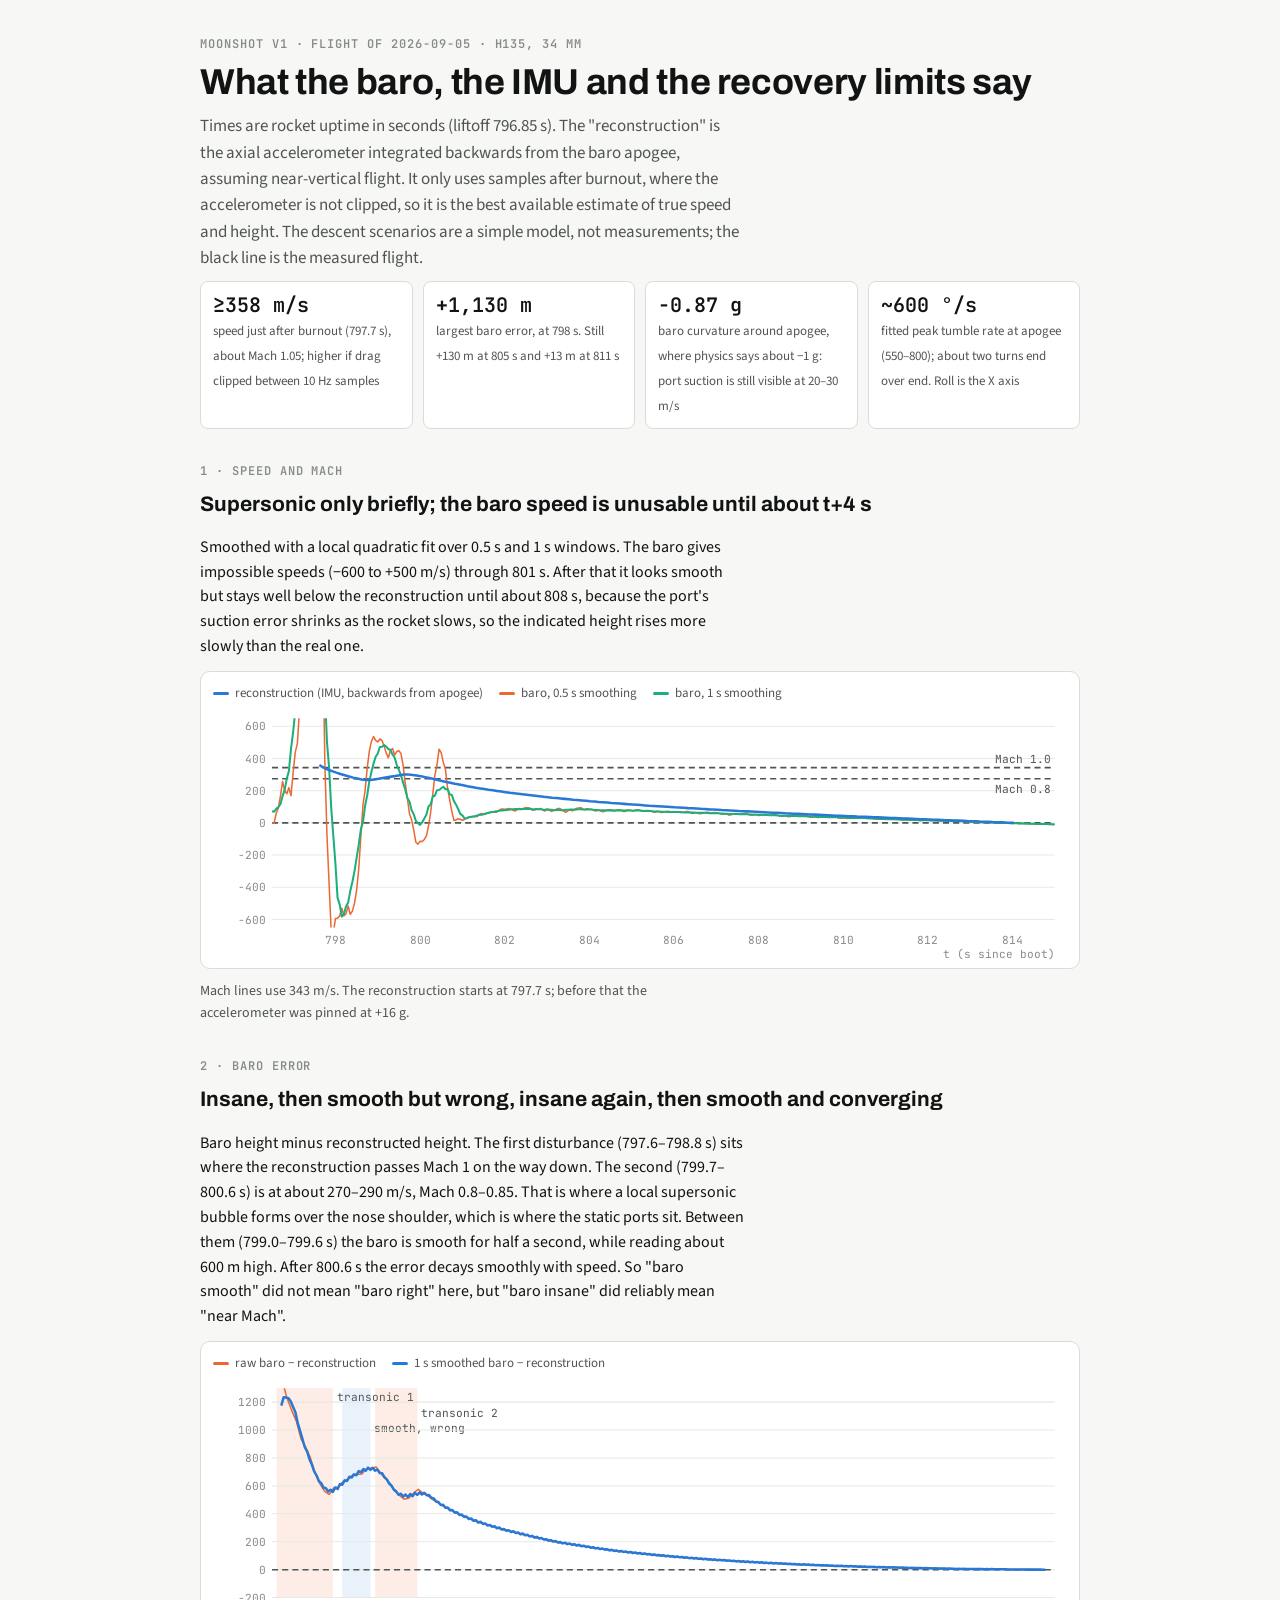
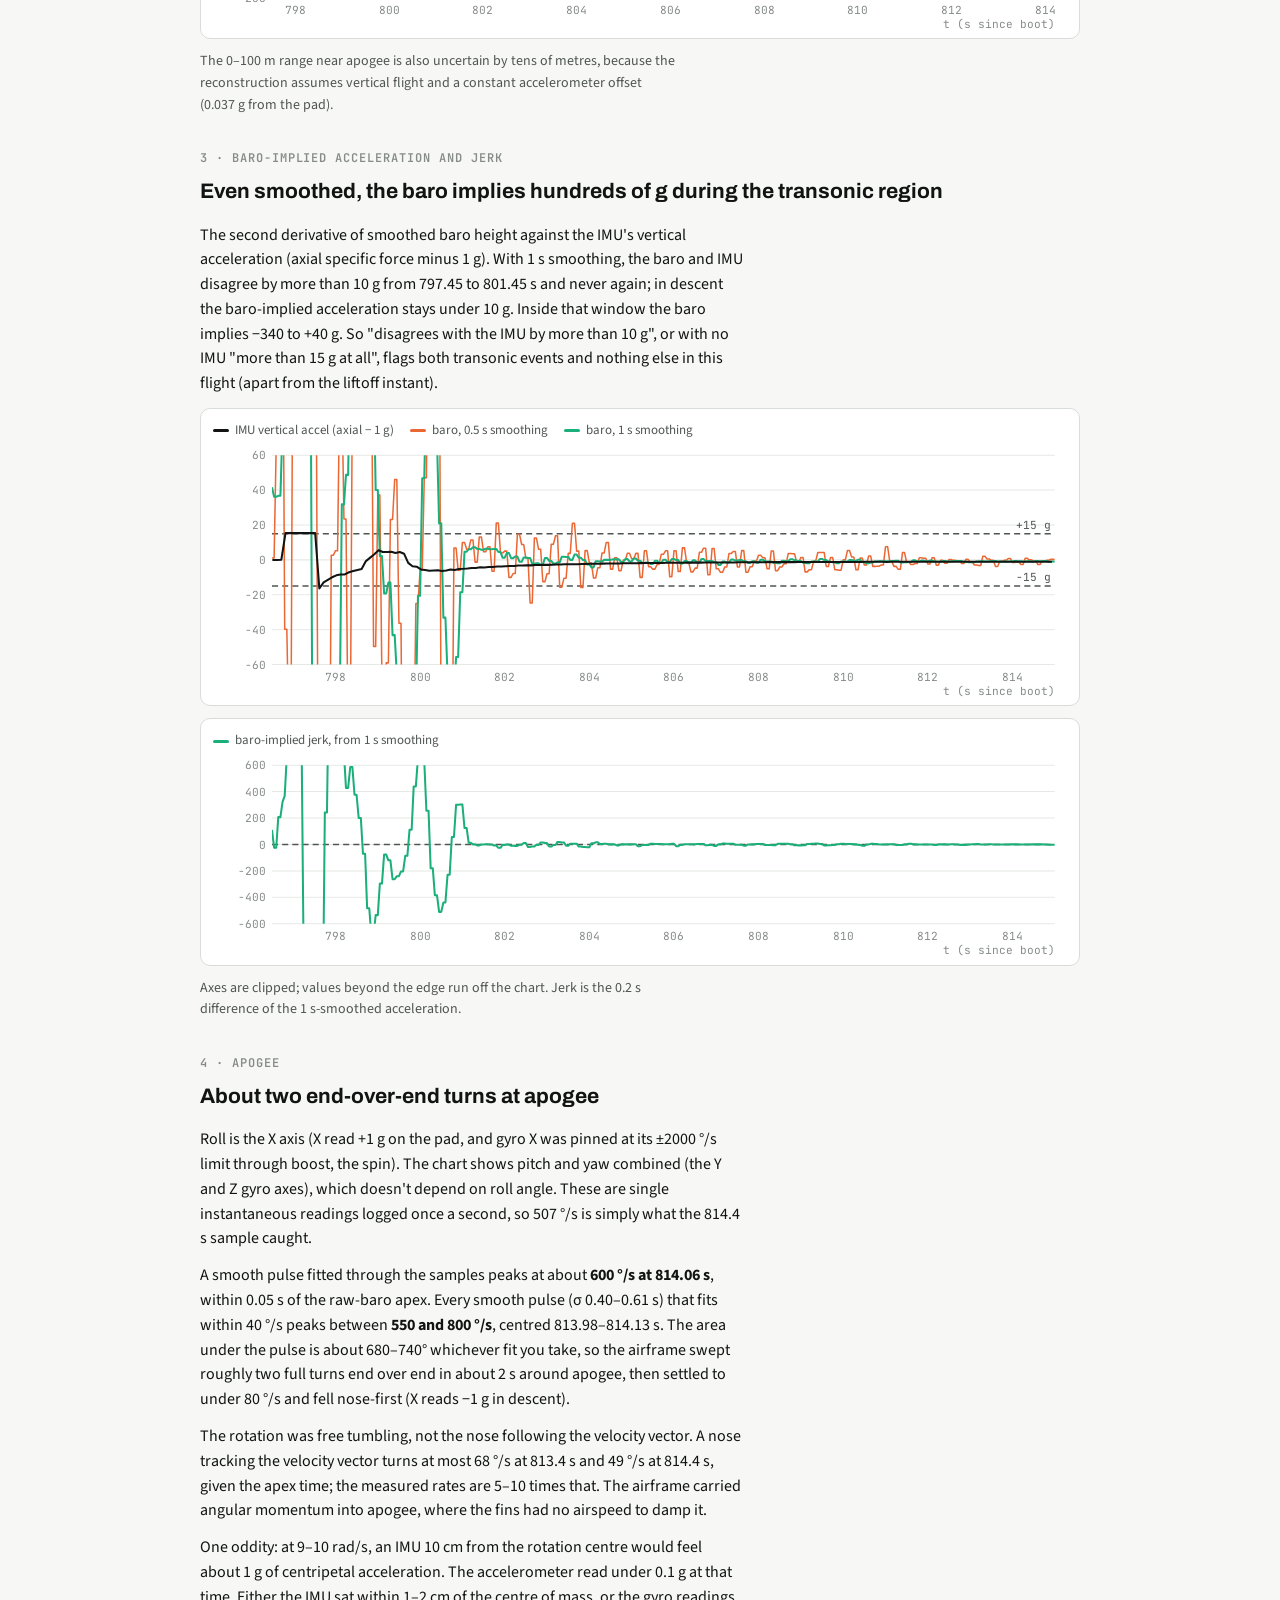
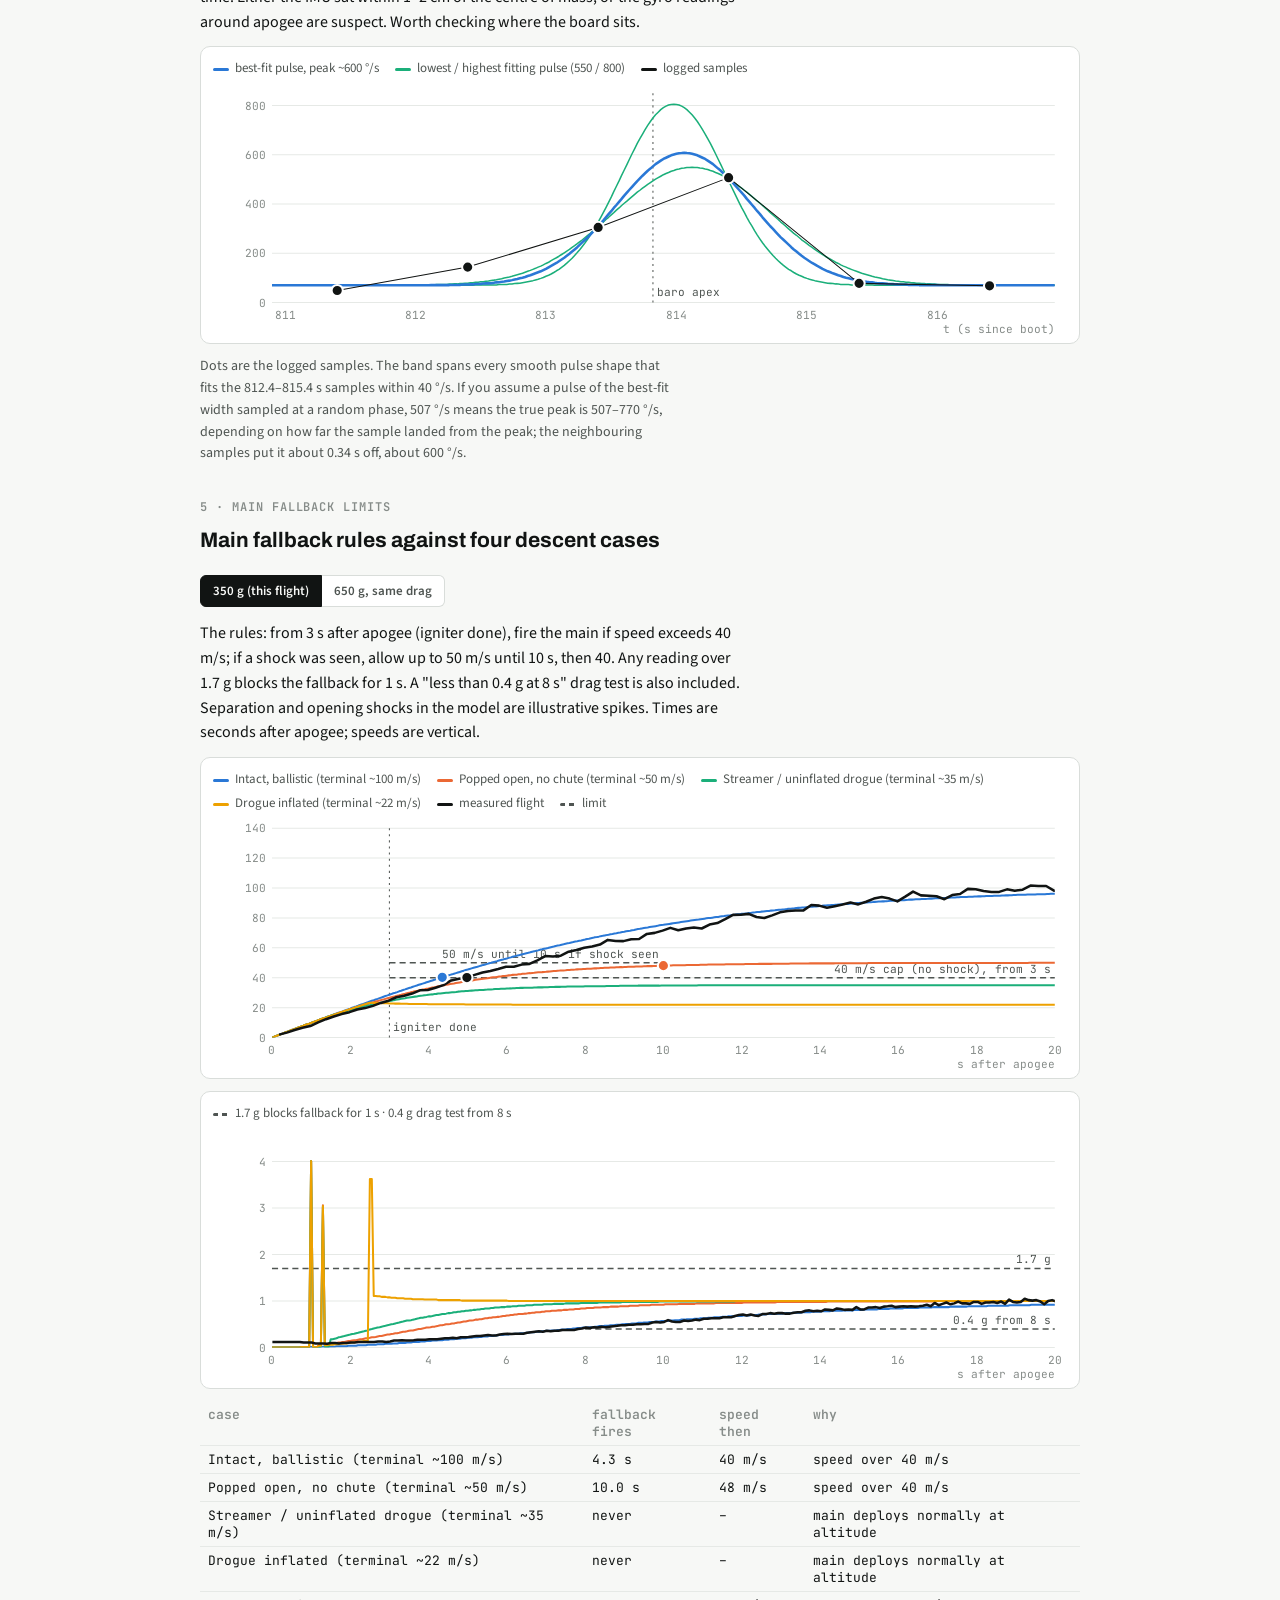
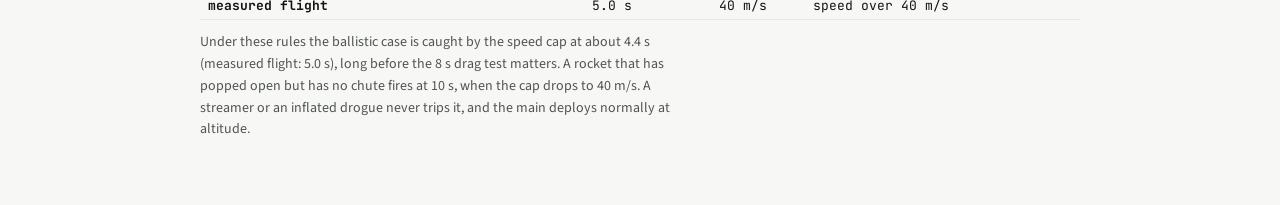
<file: logs/2026-09-05 L1 debrief.html>
<!doctype html>
<html lang="en"><head><meta charset="utf-8"><meta name="viewport" content="width=device-width, initial-scale=1">
<title>Moonshot L1 Debrief</title>
<link rel="preconnect" href="https://fonts.googleapis.com">
<link rel="stylesheet" href="https://fonts.googleapis.com/css2?family=Archivo:wght@500;700&family=Source+Sans+3:wght@400;600&family=JetBrains+Mono:wght@400;600&display=swap">
<style>
/* Layout: one reading column of findings, each followed by its chart; charts full column width, stacked, shared hover. */
:root{
  --bg:#f7f8f6; --surface:#ffffff; --ink:#111413; --ink2:#4f5552; --muted:#868c89; --grid:#e6e9e6; --line:#d9ddda;
  --s1:#2a78d6; --s2:#eb6834; --s3:#1baf7a; --s4:#eda100; --meas:#111413; --band:#eb68341f; --band2:#2a78d61a;
  --f-display:"Archivo","Helvetica Neue",Arial,sans-serif; --f-body:"Source Sans 3","Segoe UI",system-ui,sans-serif; --f-data:"JetBrains Mono",ui-monospace,Consolas,monospace;
}
@media (prefers-color-scheme: dark){:root:not([data-theme="light"]){
  --bg:#0f1110; --surface:#181b1a; --ink:#eef0ee; --ink2:#c0c5c2; --muted:#8d938f; --grid:#262a28; --line:#323735;
  --s1:#3987e5; --s2:#d95926; --s3:#199e70; --s4:#c98500; --meas:#eef0ee; --band:#d959262b; --band2:#3987e522; color-scheme:dark}}
:root[data-theme="dark"]{
  --bg:#0f1110; --surface:#181b1a; --ink:#eef0ee; --ink2:#c0c5c2; --muted:#8d938f; --grid:#262a28; --line:#323735;
  --s1:#3987e5; --s2:#d95926; --s3:#199e70; --s4:#c98500; --meas:#eef0ee; --band:#d959262b; --band2:#3987e522; color-scheme:dark}
body{background:var(--bg);color:var(--ink);font:16px/1.55 var(--f-body)}
main{max-width:880px;margin:0 auto;padding-inline:16px;padding-block:28px 56px;display:grid;gap:34px}
h1{font:700 clamp(26px,4vw,36px)/1.15 var(--f-display);margin:0;text-wrap:balance;letter-spacing:-.01em}
h2{font:700 21px/1.25 var(--f-display);margin:0 0 6px;text-wrap:balance}
.eyebrow{font:600 12px var(--f-data);letter-spacing:.08em;text-transform:uppercase;color:var(--muted)}
p{margin:0;max-width:68ch} section{display:grid;gap:12px;min-width:0}
.lede{color:var(--ink2);font-size:17px}
.fig{background:var(--surface);border:1px solid var(--line);border-radius:10px;padding:12px 12px 6px;position:relative;min-width:0}
.fig svg{display:block;width:100%;height:auto;overflow:visible}
.legend{display:flex;flex-wrap:wrap;gap:6px 16px;font:13px var(--f-body);color:var(--ink2);margin:0 0 6px}
.legend i{display:inline-block;width:16px;height:3px;border-radius:2px;vertical-align:middle;margin-right:6px}
.legend i.dash{background:repeating-linear-gradient(90deg,var(--ink2) 0 5px,transparent 5px 9px)!important}
.cap{font-size:14px;color:var(--ink2)}
.tip{position:absolute;pointer-events:none;background:var(--surface);border:1px solid var(--line);border-radius:6px;padding:6px 9px;font:12px/1.45 var(--f-data);color:var(--ink);box-shadow:0 4px 14px #0002;white-space:nowrap;z-index:3}
.axis text{font:11px var(--f-data);fill:var(--muted)} .axis line{stroke:var(--grid)}
.lbl{font:11px var(--f-data);fill:var(--ink2)}
table{border-collapse:collapse;font:13px var(--f-data);width:100%} th,td{text-align:left;padding:5px 8px;border-bottom:1px solid var(--grid);font-variant-numeric:tabular-nums;vertical-align:top} th{color:var(--muted);font-weight:600}
.tw{overflow-x:auto}
.kv{display:grid;grid-template-columns:repeat(auto-fit,minmax(170px,1fr));gap:10px}
.kv div{background:var(--surface);border:1px solid var(--line);border-radius:8px;padding:10px 12px}
.kv b{display:block;font:600 20px var(--f-data);font-variant-numeric:tabular-nums}
.kv span{font-size:13px;color:var(--ink2)}
.seg{display:flex;gap:0;margin:4px 0 2px}.seg button{font:600 13px var(--f-body);color:var(--ink2);background:var(--surface);border:1px solid var(--line);padding:6px 12px;cursor:pointer}.seg button:first-child{border-radius:6px 0 0 6px}.seg button:last-child{border-radius:0 6px 6px 0;border-left:0}.seg button[aria-pressed="true"]{background:var(--ink);color:var(--bg);border-color:var(--ink)}.seg button:focus-visible{outline:2px solid var(--s1);outline-offset:2px}
.pan{display:grid;grid-template-columns:repeat(auto-fit,minmax(240px,1fr));gap:12px}
</style>
<main>
<header style="display:grid;gap:10px">
  <div class="eyebrow">Moonshot v1 · flight of 2026-09-05 · H135, 34 mm</div>
  <h1>What the baro, the IMU and the recovery limits say</h1>
  <p class="lede">Times are rocket uptime in seconds (liftoff 796.85 s). The "reconstruction" is the axial accelerometer integrated backwards from the baro apogee, assuming near-vertical flight. It only uses samples after burnout, where the accelerometer is not clipped, so it is the best available estimate of true speed and height. The descent scenarios are a simple model, not measurements; the black line is the measured flight.</p>
  <div class="kv">
    <div><b>≥358 m/s</b><span>speed just after burnout (797.7 s), about Mach 1.05; higher if drag clipped between 10 Hz samples</span></div>
    <div><b>+1,130 m</b><span>largest baro error, at 798 s. Still +130 m at 805 s and +13 m at 811 s</span></div>
    <div><b>−0.87 g</b><span>baro curvature around apogee, where physics says about −1 g: port suction is still visible at 20–30 m/s</span></div>
    <div><b>~600 °/s</b><span>fitted peak tumble rate at apogee (550–800); about two turns end over end. Roll is the X axis</span></div>
  </div>
</header>

<section>
  <div class="eyebrow">1 · Speed and Mach</div>
  <h2>Supersonic only briefly; the baro speed is unusable until about t+4 s</h2>
  <p>Smoothed with a local quadratic fit over 0.5 s and 1 s windows. The baro gives impossible speeds (−600 to +500 m/s) through 801 s. After that it looks smooth but stays well below the reconstruction until about 808 s, because the port's suction error shrinks as the rocket slows, so the indicated height rises more slowly than the real one.</p>
  <div class="fig" id="f-spd"></div>
  <p class="cap">Mach lines use 343 m/s. The reconstruction starts at 797.7 s; before that the accelerometer was pinned at +16 g.</p>
</section>

<section>
  <div class="eyebrow">2 · Baro error</div>
  <h2>Insane, then smooth but wrong, insane again, then smooth and converging</h2>
  <p>Baro height minus reconstructed height. The first disturbance (797.6–798.8 s) sits where the reconstruction passes Mach 1 on the way down. The second (799.7–800.6 s) is at about 270–290 m/s, Mach 0.8–0.85. That is where a local supersonic bubble forms over the nose shoulder, which is where the static ports sit. Between them (799.0–799.6 s) the baro is smooth for half a second, while reading about 600 m high. After 800.6 s the error decays smoothly with speed. So "baro smooth" did not mean "baro right" here, but "baro insane" did reliably mean "near Mach".</p>
  <div class="fig" id="f-def"></div>
  <p class="cap">The 0–100 m range near apogee is also uncertain by tens of metres, because the reconstruction assumes vertical flight and a constant accelerometer offset (0.037 g from the pad).</p>
</section>

<section>
  <div class="eyebrow">3 · Baro-implied acceleration and jerk</div>
  <h2>Even smoothed, the baro implies hundreds of g during the transonic region</h2>
  <p>The second derivative of smoothed baro height against the IMU's vertical acceleration (axial specific force minus 1 g). With 1 s smoothing, the baro and IMU disagree by more than 10 g from 797.45 to 801.45 s and never again; in descent the baro-implied acceleration stays under 10 g. Inside that window the baro implies −340 to +40 g. So "disagrees with the IMU by more than 10 g", or with no IMU "more than 15 g at all", flags both transonic events and nothing else in this flight (apart from the liftoff instant).</p>
  <div class="fig" id="f-acc"></div>
  <div class="fig" id="f-jerk"></div>
  <p class="cap">Axes are clipped; values beyond the edge run off the chart. Jerk is the 0.2 s difference of the 1 s-smoothed acceleration.</p>
</section>

<section>
  <div class="eyebrow">4 · Apogee</div>
  <h2>About two end-over-end turns at apogee</h2>
  <p>Roll is the X axis (X read +1 g on the pad, and gyro X was pinned at its ±2000 °/s limit through boost, the spin). The chart shows pitch and yaw combined (the Y and Z gyro axes), which doesn't depend on roll angle. These are single instantaneous readings logged once a second, so 507 °/s is simply what the 814.4 s sample caught.</p>
  <p>A smooth pulse fitted through the samples peaks at about <b>600 °/s at 814.06 s</b>, within 0.05 s of the raw-baro apex. Every smooth pulse (σ 0.40–0.61 s) that fits within 40 °/s peaks between <b>550 and 800 °/s</b>, centred 813.98–814.13 s. The area under the pulse is about 680–740° whichever fit you take, so the airframe swept roughly two full turns end over end in about 2 s around apogee, then settled to under 80 °/s and fell nose-first (X reads −1 g in descent).</p>
  <p>The rotation was free tumbling, not the nose following the velocity vector. A nose tracking the velocity vector turns at most 68 °/s at 813.4 s and 49 °/s at 814.4 s, given the apex time; the measured rates are 5–10 times that. The airframe carried angular momentum into apogee, where the fins had no airspeed to damp it.</p>
  <p>One oddity: at 9–10 rad/s, an IMU 10 cm from the rotation centre would feel about 1 g of centripetal acceleration. The accelerometer read under 0.1 g at that time. Either the IMU sat within 1–2 cm of the centre of mass, or the gyro readings around apogee are suspect. Worth checking where the board sits.</p>
  <div class="fig" id="f-gyro"></div>
  <p class="cap">Dots are the logged samples. The band spans every smooth pulse shape that fits the 812.4–815.4 s samples within 40 °/s. If you assume a pulse of the best-fit width sampled at a random phase, 507 °/s means the true peak is 507–770 °/s, depending on how far the sample landed from the peak; the neighbouring samples put it about 0.34 s off, about 600 °/s.</p>
</section>

<section>
  <div class="eyebrow">5 · Main fallback limits</div>
  <h2>Main fallback rules against four descent cases</h2>
  <div class="seg" role="group" aria-label="rocket mass"><button id="m350" aria-pressed="true">350 g (this flight)</button><button id="m650" aria-pressed="false">650 g, same drag</button></div>
  <p>The rules: from 3 s after apogee (igniter done), fire the main if speed exceeds 40 m/s; if a shock was seen, allow up to 50 m/s until 10 s, then 40. Any reading over 1.7 g blocks the fallback for 1 s. A "less than 0.4 g at 8 s" drag test is also included. Separation and opening shocks in the model are illustrative spikes. Times are seconds after apogee; speeds are vertical.</p>
  <div class="fig" id="f-dv"></div>
  <div class="fig" id="f-da"></div>
  <div class="tw"><table id="outcomes"><tr><th>case</th><th>fallback fires</th><th>speed then</th><th>why</th></tr></table></div>
  <p class="cap" id="cap5">Under these rules the ballistic case is caught by the speed cap at about 4.4 s (measured flight: 5.0 s), long before the 8 s drag test matters. A rocket that has popped open but has no chute fires at 10 s, when the cap drops to 40 m/s. A streamer or an inflated drogue never trips it, and the main deploys normally at altitude. The 0.4 g at 8 s test only becomes the deciding rule if the speed caps are raised.</p>
</section>
</main>
<script type="application/json" id="data">
{"spd_rec":[[797.62,357.8],[797.72,343.4],[797.82,331.5],[797.92,321.0],[798.02,311.8],[798.12,303.3],[798.22,295.1],[798.32,287.6],[798.42,280.9],[798.52,274.9],[798.62,269.5],[798.72,266.6],[798.82,266.9],[798.92,269.1],[799.02,273.4],[799.12,278.4],[799.22,282.9],[799.32,287.4],[799.42,291.6],[799.52,295.7],[799.62,299.7],[799.72,300.6],[799.82,298.0],[799.92,294.3],[800.02,289.7],[800.12,284.1],[800.22,278.3],[800.32,272.2],[800.42,266.3],[800.52,260.3],[800.62,254.2],[800.72,248.5],[800.82,243.0],[800.92,237.6],[801.02,232.6],[801.12,227.8],[801.22,223.1],[801.32,218.5],[801.42,214.1],[801.52,209.9],[801.62,205.8],[801.72,201.8],[801.82,198.0],[801.92,194.3],[802.02,190.7],[802.12,187.1],[802.22,183.7],[802.32,180.4],[802.42,177.2],[802.52,174.1],[802.62,171.1],[802.72,168.1],[802.82,165.2],[802.92,162.3],[803.02,159.6],[803.12,156.8],[803.22,154.1],[803.32,151.5],[803.42,149.0],[803.52,146.6],[803.62,144.1],[803.72,141.7],[803.82,139.3],[803.92,137.0],[804.02,134.7],[804.12,132.4],[804.22,130.3],[804.32,128.1],[804.42,126.0],[804.52,124.0],[804.62,121.9],[804.72,119.9],[804.82,118.0],[804.92,116.0],[805.02,114.1],[805.12,112.3],[805.22,110.4],[805.32,108.6],[805.42,106.8],[805.52,105.1],[805.62,103.3],[805.73,101.6],[805.83,99.9],[805.92,98.3],[806.02,96.6],[806.12,95.0],[806.23,93.4],[806.33,91.8],[806.43,90.2],[806.53,88.7],[806.63,87.2],[806.73,85.7],[806.83,84.2],[806.93,82.7],[807.03,81.2],[807.13,79.8],[807.23,78.3],[807.33,76.9],[807.43,75.5],[807.53,74.1],[807.63,72.7],[807.73,71.4],[807.83,70.0],[807.93,68.7],[808.03,67.3],[808.13,66.0],[808.23,64.7],[808.33,63.4],[808.43,62.2],[808.53,60.9],[808.63,59.6],[808.73,58.4],[808.83,57.1],[808.93,55.9],[809.03,54.7],[809.13,53.4],[809.23,52.2],[809.33,51.0],[809.43,49.8],[809.53,48.6],[809.63,47.4],[809.73,46.3],[809.83,45.1],[809.93,44.0],[810.03,42.8],[810.13,41.7],[810.23,40.5],[810.33,39.4],[810.43,38.3],[810.53,37.2],[810.63,36.0],[810.73,34.9],[810.83,33.8],[810.93,32.8],[811.03,31.6],[811.13,30.5],[811.23,29.5],[811.33,28.4],[811.43,27.3],[811.53,26.2],[811.63,25.2],[811.73,24.1],[811.83,23.0],[811.93,22.0],[812.03,20.9],[812.13,19.8],[812.23,18.8],[812.33,17.8],[812.43,16.7],[812.53,15.7],[812.63,14.7],[812.73,13.6],[812.83,12.6],[812.93,11.5],[813.03,10.5],[813.13,9.4],[813.23,8.4],[813.33,7.4],[813.43,6.3],[813.53,5.3],[813.63,4.2],[813.73,3.2],[813.83,2.1],[813.93,1.1],[814.03,0.0]],"spd_b05":[[796.5,-0.5],[796.55,0.1],[796.6,59.9],[796.65,92.4],[796.7,164.6],[796.75,256.9],[796.8,200.7],[796.85,181.2],[796.9,219.0],[796.95,169.4],[797.0,311.6],[797.05,437.6],[797.1,494.5],[797.15,709.5],[797.2,1085.3],[797.25,1391.9],[797.3,1576.8],[797.35,1817.0],[797.4,2212.5],[797.45,2612.5],[797.5,2652.4],[797.55,2691.7],[797.6,2118.6],[797.65,1550.8],[797.7,1217.0],[797.75,374.5],[797.8,-80.3],[797.85,-379.9],[797.9,-682.7],[797.95,-681.3],[798.0,-593.8],[798.05,-591.2],[798.1,-577.8],[798.15,-529.5],[798.2,-576.6],[798.25,-565.1],[798.3,-515.4],[798.35,-568.1],[798.4,-547.8],[798.45,-497.9],[798.5,-420.5],[798.55,-288.5],[798.6,-86.5],[798.65,111.9],[798.7,200.7],[798.75,336.1],[798.8,442.6],[798.85,505.8],[798.9,536.7],[798.95,512.3],[799.0,502.4],[799.05,520.7],[799.1,511.8],[799.15,476.6],[799.2,432.8],[799.25,403.8],[799.3,450.1],[799.35,461.4],[799.4,421.2],[799.45,443.8],[799.5,447.4],[799.55,429.6],[799.6,357.5],[799.65,245.2],[799.7,150.8],[799.75,55.8],[799.8,17.5],[799.85,-43.5],[799.9,-119.9],[799.95,-132.2],[800.0,-113.4],[800.05,-116.3],[800.1,-103.1],[800.15,-80.1],[800.2,-19.8],[800.25,67.1],[800.3,178.8],[800.35,295.4],[800.4,360.4],[800.45,457.5],[800.5,434.2],[800.55,372.7],[800.6,333.8],[800.65,215.5],[800.7,143.1],[800.75,71.1],[800.8,14.9],[800.85,18.3],[800.9,25.7],[800.95,22.8],[801.0,16.5],[801.05,21.4],[801.1,31.2],[801.15,34.2],[801.2,35.9],[801.25,41.5],[801.3,39.9],[801.35,39.3],[801.4,52.8],[801.45,59.2],[801.5,52.6],[801.55,54.9],[801.6,61.8],[801.65,65.4],[801.7,68.7],[801.75,65.5],[801.8,65.9],[801.85,76.2],[801.9,84.0],[801.95,86.0],[802.0,83.8],[802.05,86.2],[802.1,88.8],[802.15,83.9],[802.2,77.5],[802.25,73.7],[802.3,82.4],[802.35,89.6],[802.4,86.6],[802.45,90.9],[802.5,93.7],[802.55,94.2],[802.6,90.6],[802.65,78.5],[802.7,80.3],[802.75,86.5],[802.8,86.7],[802.85,89.7],[802.9,79.6],[802.95,73.5],[803.0,86.5],[803.05,82.6],[803.1,71.5],[803.15,75.9],[803.2,81.9],[803.25,88.7],[803.3,89.7],[803.35,82.0],[803.4,71.7],[803.45,66.5],[803.5,77.6],[803.55,79.4],[803.6,74.4],[803.65,84.7],[803.7,90.0],[803.75,92.4],[803.8,94.0],[803.85,86.3],[803.9,84.7],[803.95,87.3],[804.0,85.1],[804.05,84.2],[804.1,78.9],[804.15,73.8],[804.2,78.6],[804.25,76.4],[804.3,69.3],[804.35,71.2],[804.4,77.2],[804.45,82.1],[804.5,81.8],[804.55,79.2],[804.6,77.7],[804.65,78.3],[804.7,80.5],[804.75,77.5],[804.8,71.2],[804.85,71.1],[804.9,78.0],[804.95,79.9],[805.0,75.1],[805.05,75.5],[805.1,79.2],[805.15,81.0],[805.2,79.1],[805.25,74.2],[805.3,73.2],[805.35,75.8],[805.4,77.0],[805.45,75.1],[805.5,68.0],[805.55,65.4],[805.6,72.1],[805.65,70.8],[805.7,64.4],[805.75,66.0],[805.8,69.3],[805.85,71.8],[805.9,71.3],[805.95,66.7],[806.0,65.9],[806.05,68.4],[806.1,67.5],[806.15,64.3],[806.2,64.6],[806.25,68.0],[806.3,70.0],[806.35,69.1],[806.4,62.1],[806.45,58.7],[806.5,64.7],[806.55,62.4],[806.6,56.7],[806.65,58.9],[806.7,61.0],[806.75,64.3],[806.8,65.5],[806.85,61.3],[806.9,61.5],[806.95,64.7],[807.0,63.3],[807.05,60.8],[807.1,56.6],[807.15,53.1],[807.2,57.0],[807.25,55.0],[807.3,48.0],[807.35,49.8],[807.4,55.1],[807.45,57.5],[807.5,56.5],[807.55,54.5],[807.6,54.9],[807.65,57.5],[807.7,57.4],[807.75,53.9],[807.8,49.4],[807.85,47.5],[807.9,51.8],[807.95,51.5],[808.0,45.5],[808.05,46.9],[808.1,51.1],[808.15,51.7],[808.2,50.4],[808.25,48.0],[808.3,47.5],[808.35,50.0],[808.4,49.8],[808.45,46.7],[808.5,43.1],[808.55,41.1],[808.6,43.8],[808.65,42.6],[808.7,38.3],[808.75,40.0],[808.8,43.9],[808.85,45.6],[808.9,45.4],[808.95,44.8],[809.0,44.3],[809.05,45.0],[809.1,44.6],[809.15,41.2],[809.2,37.1],[809.25,34.4],[809.3,36.0],[809.35,35.7],[809.4,33.2],[809.45,35.3],[809.5,38.0],[809.55,40.1],[809.6,40.1],[809.65,38.3],[809.7,38.3],[809.75,39.0],[809.8,37.5],[809.85,34.7],[809.9,31.1],[809.95,28.2],[810.0,31.1],[810.05,31.1],[810.1,27.5],[810.15,30.2],[810.2,32.8],[810.25,33.6],[810.3,33.9],[810.35,31.1],[810.4,29.5],[810.45,30.0],[810.5,29.7],[810.55,28.3],[810.6,27.9],[810.65,29.0],[810.7,28.5],[810.75,26.7],[810.8,24.5],[810.85,22.7],[810.9,23.3],[810.95,21.9],[811.0,21.7],[811.05,25.4],[811.1,24.6],[811.15,24.1],[811.2,25.4],[811.25,23.6],[811.3,21.9],[811.35,19.2],[811.4,17.9],[811.45,19.9],[811.5,20.6],[811.55,19.9],[811.6,17.9],[811.65,16.7],[811.7,18.5],[811.75,17.5],[811.8,14.4],[811.85,15.0],[811.9,16.4],[811.95,16.8],[812.0,16.7],[812.05,15.6],[812.1,14.8],[812.15,15.4],[812.2,15.3],[812.25,13.8],[812.3,12.8],[812.35,12.8],[812.4,12.8],[812.45,11.8],[812.5,10.4],[812.55,10.5],[812.6,11.5],[812.65,11.4],[812.7,10.0],[812.75,9.8],[812.8,9.8],[812.85,8.8],[812.9,9.1],[812.95,9.2],[813.0,7.3],[813.05,6.7],[813.1,6.8],[813.15,5.4],[813.2,4.4],[813.25,2.8],[813.3,1.8],[813.35,2.9],[813.4,3.5],[813.45,3.7],[813.5,3.2],[813.55,3.1],[813.6,3.0],[813.65,1.1],[813.7,0.1],[813.75,-0.3],[813.8,-1.0],[813.85,-1.1],[813.9,-1.2],[813.95,-0.8],[814.0,-0.8],[814.05,-1.5],[814.1,-2.3],[814.15,-2.9],[814.2,-3.5],[814.25,-4.7],[814.3,-5.1],[814.35,-4.6],[814.4,-5.0],[814.45,-5.0],[814.5,-5.2],[814.55,-5.5],[814.6,-5.6],[814.65,-6.9],[814.7,-8.1],[814.75,-8.4],[814.8,-8.5],[814.85,-8.6],[814.9,-9.0],[814.95,-8.9],[815.0,-8.5]],"spd_b1":[[796.5,71.7],[796.55,69.5],[796.6,87.3],[796.65,97.4],[796.7,115.4],[796.75,166.1],[796.8,204.2],[796.85,276.1],[796.9,320.7],[796.95,459.7],[797.0,563.5],[797.05,695.3],[797.1,838.6],[797.15,1050.8],[797.2,1261.3],[797.25,1383.8],[797.3,1607.3],[797.35,1558.0],[797.4,1679.3],[797.45,1609.9],[797.5,1574.3],[797.55,1482.8],[797.6,1308.5],[797.65,1183.9],[797.7,909.3],[797.75,808.6],[797.8,501.8],[797.85,341.1],[797.9,90.2],[797.95,-86.1],[798.0,-252.9],[798.05,-464.1],[798.1,-507.5],[798.15,-581.4],[798.2,-565.8],[798.25,-518.5],[798.3,-494.6],[798.35,-423.2],[798.4,-365.6],[798.45,-299.7],[798.5,-218.4],[798.55,-136.0],[798.6,-41.5],[798.65,5.2],[798.7,106.1],[798.75,168.6],[798.8,256.3],[798.85,315.7],[798.9,369.3],[798.95,410.5],[799.0,430.1],[799.05,471.7],[799.1,472.8],[799.15,482.5],[799.2,473.1],[799.25,459.0],[799.3,452.6],[799.35,424.8],[799.4,403.7],[799.45,359.3],[799.5,327.1],[799.55,294.4],[799.6,249.7],[799.65,207.0],[799.7,154.8],[799.75,131.3],[799.8,78.3],[799.85,54.0],[799.9,12.8],[799.95,-2.8],[800.0,-12.9],[800.05,4.6],[800.1,27.5],[800.15,50.0],[800.2,101.5],[800.25,115.6],[800.3,163.6],[800.35,168.5],[800.4,202.3],[800.45,204.2],[800.5,214.5],[800.55,224.6],[800.6,208.4],[800.65,211.0],[800.7,178.2],[800.75,173.8],[800.8,135.1],[800.85,113.0],[800.9,85.7],[800.95,55.9],[801.0,46.7],[801.05,26.9],[801.1,29.2],[801.15,35.0],[801.2,38.0],[801.25,37.6],[801.3,41.1],[801.35,45.9],[801.4,49.0],[801.45,50.8],[801.5,53.6],[801.55,57.8],[801.6,60.9],[801.65,64.4],[801.7,67.4],[801.75,69.3],[801.8,72.4],[801.85,74.3],[801.9,76.5],[801.95,77.4],[802.0,78.0],[802.05,79.9],[802.1,81.8],[802.15,84.6],[802.2,85.1],[802.25,85.6],[802.3,86.5],[802.35,85.5],[802.4,85.0],[802.45,85.6],[802.5,86.3],[802.55,86.6],[802.6,87.2],[802.65,85.0],[802.7,83.9],[802.75,85.7],[802.8,84.8],[802.85,84.1],[802.9,82.7],[802.95,81.8],[803.0,82.4],[803.05,81.8],[803.1,81.6],[803.15,79.3],[803.2,78.3],[803.25,80.6],[803.3,80.0],[803.35,78.6],[803.4,79.5],[803.45,81.3],[803.5,82.1],[803.55,83.0],[803.6,83.0],[803.65,82.1],[803.7,83.6],[803.75,84.0],[803.8,84.7],[803.85,82.4],[803.9,82.3],[803.95,84.4],[804.0,83.2],[804.05,82.8],[804.1,80.7],[804.15,79.8],[804.2,79.4],[804.25,78.6],[804.3,78.2],[804.35,77.7],[804.4,77.7],[804.45,77.5],[804.5,77.5],[804.55,75.6],[804.6,75.8],[804.65,77.6],[804.7,77.7],[804.75,77.8],[804.8,77.3],[804.85,77.3],[804.9,77.5],[804.95,77.0],[805.0,76.6],[805.05,75.9],[805.1,76.3],[805.15,76.7],[805.2,76.4],[805.25,74.7],[805.3,73.8],[805.35,74.5],[805.4,73.7],[805.45,73.0],[805.5,71.8],[805.55,71.0],[805.6,70.8],[805.65,70.2],[805.7,69.4],[805.75,68.7],[805.8,68.8],[805.85,68.3],[805.9,67.7],[805.95,67.3],[806.0,67.5],[806.05,67.9],[806.1,67.9],[806.15,66.9],[806.2,65.8],[806.25,65.1],[806.3,64.8],[806.35,64.7],[806.4,63.9],[806.45,63.6],[806.5,63.4],[806.55,63.2],[806.6,62.5],[806.65,62.4],[806.7,62.7],[806.75,62.3],[806.8,62.0],[806.85,59.8],[806.9,59.5],[806.95,60.0],[807.0,59.4],[807.05,59.2],[807.1,57.8],[807.15,57.3],[807.2,56.8],[807.25,56.3],[807.3,55.6],[807.35,55.3],[807.4,55.4],[807.45,54.8],[807.5,54.6],[807.55,52.7],[807.6,52.7],[807.65,53.9],[807.7,53.5],[807.75,53.0],[807.8,52.1],[807.85,51.8],[807.9,51.4],[807.95,51.1],[808.0,50.3],[808.05,49.7],[808.1,49.7],[808.15,49.2],[808.2,48.8],[808.25,47.2],[808.3,46.7],[808.35,47.4],[808.4,46.6],[808.45,46.0],[808.5,45.0],[808.55,44.6],[808.6,44.4],[808.65,44.5],[808.7,44.1],[808.75,43.4],[808.8,43.6],[808.85,43.1],[808.9,42.9],[808.95,41.3],[809.0,41.0],[809.05,41.6],[809.1,40.8],[809.15,40.5],[809.2,39.6],[809.25,39.4],[809.3,39.0],[809.35,38.5],[809.4,38.0],[809.45,37.4],[809.5,37.6],[809.55,36.8],[809.6,36.8],[809.65,35.5],[809.7,35.0],[809.75,35.7],[809.8,35.0],[809.85,34.9],[809.9,34.0],[809.95,33.5],[810.0,33.0],[810.05,32.3],[810.1,31.9],[810.15,31.1],[810.2,31.1],[810.25,30.7],[810.3,30.4],[810.35,30.0],[810.4,30.0],[810.45,30.1],[810.5,29.6],[810.55,29.0],[810.6,28.1],[810.65,26.9],[810.7,26.2],[810.75,26.6],[810.8,26.2],[810.85,25.2],[810.9,24.8],[810.95,24.7],[811.0,24.3],[811.05,23.2],[811.1,22.7],[811.15,22.8],[811.2,22.5],[811.25,21.7],[811.3,21.4],[811.35,21.2],[811.4,20.5],[811.45,20.4],[811.5,19.7],[811.55,18.9],[811.6,18.3],[811.65,17.6],[811.7,17.4],[811.75,17.4],[811.8,17.0],[811.85,16.6],[811.9,16.4],[811.95,16.0],[812.0,15.6],[812.05,14.9],[812.1,14.7],[812.15,14.6],[812.2,14.2],[812.25,14.0],[812.3,13.4],[812.35,12.9],[812.4,12.6],[812.45,12.3],[812.5,11.8],[812.55,11.1],[812.6,10.7],[812.65,10.7],[812.7,10.4],[812.75,9.6],[812.8,9.2],[812.85,9.0],[812.9,8.4],[812.95,7.6],[813.0,7.0],[813.05,6.8],[813.1,6.1],[813.15,5.7],[813.2,5.2],[813.25,4.6],[813.3,4.2],[813.35,3.7],[813.4,3.2],[813.45,2.7],[813.5,2.3],[813.55,1.6],[813.6,1.3],[813.65,1.4],[813.7,1.0],[813.75,0.5],[813.8,0.1],[813.85,-0.2],[813.9,-0.7],[813.95,-1.6],[814.0,-2.0],[814.05,-2.3],[814.1,-2.6],[814.15,-2.9],[814.2,-3.3],[814.25,-3.5],[814.3,-3.9],[814.35,-4.6],[814.4,-5.0],[814.45,-5.4],[814.5,-5.8],[814.55,-6.3],[814.6,-6.6],[814.65,-6.8],[814.7,-7.2],[814.75,-7.4],[814.8,-7.7],[814.85,-8.3],[814.9,-8.9],[814.95,-9.6],[815.0,-10.1]],"def_raw":[[797.72,1355.5],[797.82,1227.5],[797.92,1141.6],[798.02,1061.7],[798.12,935.4],[798.22,877.5],[798.32,800.3],[798.42,694.7],[798.52,616.6],[798.62,562.8],[798.72,539.4],[798.82,586.3],[798.92,592.6],[799.02,634.1],[799.12,645.2],[799.22,678.2],[799.32,682.1],[799.42,685.6],[799.52,724.9],[799.62,725.3],[799.72,734.8],[799.82,690.2],[799.92,651.4],[800.02,616.2],[800.12,562.8],[800.22,532.6],[800.32,503.8],[800.42,512.8],[800.52,547.8],[800.62,576.1],[800.72,547.5],[800.82,530.0],[800.92,504.1],[801.02,484.0],[801.12,463.6],[801.22,443.0],[801.32,426.8],[801.42,409.8],[801.52,390.7],[801.62,381.6],[801.72,362.7],[801.82,352.5],[801.92,338.1],[802.02,329.9],[802.12,319.1],[802.22,308.8],[802.32,298.2],[802.42,286.2],[802.52,282.8],[802.62,272.1],[802.72,265.2],[802.82,252.4],[802.92,250.0],[803.02,241.1],[803.12,228.3],[803.22,226.0],[803.32,215.8],[803.42,212.6],[803.52,202.3],[803.62,192.8],[803.72,191.4],[803.82,185.2],[803.92,180.7],[804.02,173.8],[804.12,171.4],[804.22,164.8],[804.32,157.3],[804.42,154.6],[804.52,147.5],[804.62,146.3],[804.72,139.6],[804.82,136.5],[804.92,132.0],[805.02,126.7],[805.12,126.0],[805.22,120.1],[805.32,119.3],[805.42,113.2],[805.52,112.3],[805.62,108.1],[805.72,102.5],[805.82,102.1],[805.92,97.1],[806.02,96.1],[806.12,90.9],[806.23,90.5],[806.33,85.5],[806.42,85.3],[806.52,82.3],[806.62,77.0],[806.73,77.0],[806.83,73.3],[806.93,72.7],[807.03,68.8],[807.13,69.5],[807.23,65.3],[807.33,61.9],[807.43,61.4],[807.53,57.5],[807.63,57.9],[807.73,54.3],[807.83,54.7],[807.93,51.1],[808.03,48.6],[808.13,48.8],[808.23,45.3],[808.33,45.5],[808.43,42.5],[808.53,42.8],[808.63,39.7],[808.73,37.5],[808.83,37.0],[808.93,34.6],[809.03,34.9],[809.13,33.0],[809.23,32.7],[809.33,30.3],[809.43,28.0],[809.53,27.8],[809.63,26.2],[809.73,26.5],[809.83,24.5],[809.93,24.9],[810.03,22.5],[810.13,20.3],[810.23,20.9],[810.33,19.3],[810.43,19.3],[810.53,17.6],[810.63,17.6],[810.73,16.1],[810.83,16.3],[810.93,14.5],[811.03,13.2],[811.13,12.5],[811.23,13.3],[811.33,11.3],[811.43,11.2],[811.53,9.6],[811.63,10.1],[811.73,8.8],[811.83,7.6],[811.93,7.7],[812.03,6.5],[812.13,6.6],[812.23,5.6],[812.33,5.8],[812.43,4.7],[812.53,4.6],[812.63,4.0],[812.73,3.6],[812.83,3.6],[812.93,2.9],[813.03,2.6],[813.13,2.9],[813.23,1.8],[813.33,1.6],[813.43,0.8],[813.53,1.0],[813.63,0.8],[813.73,0.5],[813.83,-0.2],[813.93,-0.2]],"def_sm":[[797.7,1174.6],[797.75,1235.1],[797.8,1234.1],[797.85,1229.0],[797.9,1207.1],[797.95,1166.4],[798.0,1126.3],[798.05,1047.2],[798.1,991.9],[798.15,935.3],[798.2,876.7],[798.25,845.8],[798.3,791.3],[798.35,752.3],[798.4,704.1],[798.45,675.9],[798.5,635.2],[798.55,619.8],[798.6,588.2],[798.65,583.6],[798.7,559.6],[798.75,572.7],[798.8,556.7],[798.85,587.5],[798.9,577.8],[798.95,614.0],[799.0,607.9],[799.05,639.8],[799.1,635.5],[799.15,664.7],[799.2,660.5],[799.25,682.3],[799.3,676.6],[799.35,705.6],[799.4,697.1],[799.45,721.4],[799.5,709.2],[799.55,730.8],[799.6,714.7],[799.65,729.8],[799.7,708.8],[799.75,716.6],[799.8,691.9],[799.85,689.6],[799.9,661.7],[799.95,646.8],[800.0,617.2],[800.05,601.0],[800.1,573.1],[800.15,560.9],[800.2,536.6],[800.25,543.6],[800.3,523.0],[800.35,538.0],[800.4,520.3],[800.45,541.9],[800.5,526.0],[800.55,549.9],[800.6,535.1],[800.65,553.8],[800.7,538.4],[800.75,550.2],[800.8,533.1],[800.85,533.9],[800.9,514.8],[800.95,509.4],[801.0,488.5],[801.05,484.7],[801.1,463.0],[801.15,464.3],[801.2,443.6],[801.25,445.2],[801.3,425.1],[801.35,427.5],[801.4,408.2],[801.45,410.9],[801.5,392.3],[801.55,394.9],[801.6,377.1],[801.65,380.3],[801.7,363.2],[801.75,366.6],[801.8,350.1],[801.85,354.2],[801.9,338.4],[801.95,343.0],[802.0,327.6],[802.05,331.0],[802.1,315.9],[802.15,320.8],[802.2,306.5],[802.25,310.5],[802.3,296.6],[802.35,301.6],[802.4,288.0],[802.45,291.7],[802.5,278.4],[802.55,282.8],[802.6,269.9],[802.65,275.0],[802.7,262.3],[802.75,266.4],[802.8,254.0],[802.85,258.5],[802.9,246.3],[802.95,249.4],[803.0,237.5],[803.05,241.9],[803.1,230.2],[803.15,234.6],[803.2,223.0],[803.25,226.8],[803.3,215.5],[803.35,218.7],[803.4,207.7],[803.45,211.7],[803.5,200.9],[803.55,205.4],[803.6,195.0],[803.65,198.4],[803.7,188.3],[803.75,192.9],[803.8,183.0],[803.85,187.5],[803.9,177.8],[803.95,182.6],[804.0,173.1],[804.05,177.6],[804.1,168.4],[804.15,171.6],[804.2,162.4],[804.25,166.4],[804.3,157.4],[804.35,161.1],[804.4,152.2],[804.45,156.1],[804.5,147.4],[804.55,151.1],[804.6,142.6],[804.65,146.4],[804.7,138.2],[804.75,142.5],[804.8,134.4],[804.85,137.9],[804.9,130.1],[804.95,134.3],[805.0,126.6],[805.05,130.0],[805.1,122.5],[805.15,126.7],[805.2,119.3],[805.25,123.4],[805.3,116.2],[805.35,119.9],[805.4,112.7],[805.45,116.5],[805.5,109.6],[805.55,112.7],[805.6,105.8],[805.65,109.6],[805.7,102.8],[805.75,105.9],[805.8,99.2],[805.85,103.0],[805.9,96.5],[805.95,99.4],[806.0,93.1],[806.05,96.6],[806.1,90.4],[806.15,94.3],[806.2,88.1],[806.25,91.1],[806.3,85.1],[806.35,88.5],[806.4,82.6],[806.45,85.4],[806.5,79.7],[806.55,83.1],[806.6,77.4],[806.65,80.1],[806.7,74.6],[806.75,78.0],[806.8,72.6],[806.85,75.6],[806.9,70.3],[806.95,73.4],[807.0,68.2],[807.05,71.6],[807.1,66.4],[807.15,68.9],[807.2,63.8],[807.25,66.7],[807.3,61.8],[807.35,64.1],[807.4,59.3],[807.45,62.2],[807.5,57.4],[807.55,60.1],[807.6,55.3],[807.65,58.2],[807.7,53.6],[807.75,56.5],[807.8,52.0],[807.85,54.4],[807.9,50.0],[807.95,52.8],[808.0,48.5],[808.05,50.6],[808.1,46.4],[808.15,49.1],[808.2,45.0],[808.25,47.5],[808.3,43.4],[808.35,45.9],[808.4,42.0],[808.45,44.4],[808.5,40.5],[808.55,42.4],[808.6,38.6],[808.65,40.9],[808.7,37.2],[808.75,39.1],[808.8,35.5],[808.85,37.8],[808.9,34.3],[808.95,36.6],[809.0,33.0],[809.05,35.3],[809.1,32.0],[809.15,34.1],[809.2,30.8],[809.25,32.5],[809.3,29.3],[809.35,31.3],[809.4,28.1],[809.45,29.7],[809.5,26.6],[809.55,28.6],[809.6,25.7],[809.65,27.7],[809.7,24.8],[809.75,26.6],[809.8,23.8],[809.85,25.7],[809.9,23.0],[809.95,24.4],[810.0,21.7],[810.05,23.4],[810.1,20.7],[810.15,22.1],[810.2,19.5],[810.25,21.2],[810.3,18.7],[810.35,20.1],[810.4,17.7],[810.45,19.5],[810.5,17.2],[810.55,18.9],[810.6,16.6],[810.65,17.9],[810.7,15.7],[810.75,16.8],[810.8,14.7],[810.85,16.0],[810.9,13.9],[810.95,15.2],[811.0,13.2],[811.05,14.4],[811.1,12.4],[811.15,13.5],[811.2,11.6],[811.25,12.7],[811.3,10.9],[811.35,12.1],[811.4,10.4],[811.45,11.4],[811.5,9.7],[811.55,10.7],[811.6,9.0],[811.65,9.7],[811.7,8.1],[811.75,9.1],[811.8,7.6],[811.85,8.3],[811.9,6.9],[811.95,7.8],[812.0,6.5],[812.05,7.1],[812.1,5.7],[812.15,6.6],[812.2,5.5],[812.25,6.2],[812.3,5.1],[812.35,5.6],[812.4,4.5],[812.45,5.2],[812.5,4.2],[812.55,4.7],[812.6,3.8],[812.65,4.3],[812.7,3.4],[812.75,3.9],[812.8,3.0],[812.85,3.6],[812.9,2.8],[812.95,3.3],[813.0,2.5],[813.05,2.9],[813.1,2.2],[813.15,2.4],[813.2,1.8],[813.25,2.0],[813.3,1.4],[813.35,1.7],[813.4,1.2],[813.45,1.3],[813.5,0.8],[813.55,0.9],[813.6,0.5],[813.65,0.6],[813.7,0.3],[813.75,0.3],[813.8,0.1],[813.85,0.1],[813.9,-0.1],[813.95,-0.2],[814.0,-0.3]],"acc_imu":[[796.51,-0.03],[796.62,-0.07],[796.72,0.06],[796.82,15.34],[796.91,15.34],[797.01,15.34],[797.12,15.34],[797.22,15.34],[797.32,15.34],[797.42,15.34],[797.52,15.34],[797.62,-16.44],[797.72,-12.85],[797.82,-11.42],[797.92,-9.96],[798.02,-8.85],[798.12,-8.33],[798.22,-8.32],[798.32,-7.11],[798.42,-6.41],[798.52,-5.79],[798.62,-5.25],[798.72,-0.72],[798.82,1.27],[798.92,3.19],[799.02,5.61],[799.12,4.55],[799.22,4.57],[799.32,4.63],[799.42,3.91],[799.52,4.47],[799.62,3.54],[799.72,-1.69],[799.82,-3.62],[799.92,-3.92],[800.02,-5.49],[800.12,-5.77],[800.22,-6.22],[800.32,-6.06],[800.42,-5.99],[800.52,-6.34],[800.62,-6.08],[800.72,-5.45],[800.82,-5.75],[800.92,-5.17],[801.02,-5.05],[801.12,-4.87],[801.22,-4.67],[801.32,-4.63],[801.42,-4.27],[801.52,-4.3],[801.62,-4.15],[801.72,-4.0],[801.82,-3.77],[801.92,-3.79],[802.02,-3.61],[802.12,-3.51],[802.22,-3.49],[802.32,-3.28],[802.42,-3.25],[802.52,-3.03],[802.62,-3.16],[802.72,-2.99],[802.82,-2.91],[802.92,-2.84],[803.02,-2.84],[803.12,-2.76],[803.22,-2.67],[803.32,-2.63],[803.42,-2.49],[803.52,-2.49],[803.62,-2.53],[803.72,-2.43],[803.82,-2.4],[803.92,-2.34],[804.02,-2.3],[804.12,-2.29],[804.22,-2.19],[804.32,-2.15],[804.42,-2.11],[804.52,-2.08],[804.62,-2.09],[804.72,-2.01],[804.82,-1.97],[804.92,-1.96],[805.02,-1.93],[805.12,-1.9],[805.22,-1.85],[805.32,-1.83],[805.42,-1.8],[805.52,-1.78],[805.62,-1.75],[805.73,-1.74],[805.83,-1.71],[805.92,-1.68],[806.02,-1.67],[806.12,-1.63],[806.23,-1.63],[806.33,-1.6],[806.43,-1.57],[806.53,-1.58],[806.63,-1.55],[806.73,-1.53],[806.83,-1.51],[806.93,-1.49],[807.03,-1.49],[807.13,-1.49],[807.23,-1.45],[807.33,-1.45],[807.43,-1.43],[807.53,-1.41],[807.63,-1.41],[807.73,-1.38],[807.83,-1.39],[807.93,-1.36],[808.03,-1.34],[808.13,-1.33],[808.23,-1.31],[808.33,-1.31],[808.43,-1.3],[808.53,-1.29],[808.63,-1.29],[808.73,-1.27],[808.83,-1.27],[808.93,-1.25],[809.03,-1.24],[809.13,-1.27],[809.23,-1.23],[809.33,-1.23],[809.43,-1.22],[809.53,-1.2],[809.63,-1.2],[809.73,-1.19],[809.83,-1.18],[809.93,-1.17],[810.03,-1.17],[810.13,-1.17],[810.23,-1.15],[810.33,-1.15],[810.43,-1.14],[810.53,-1.13],[810.63,-1.13],[810.73,-1.12],[810.83,-1.12],[810.93,-1.12],[811.03,-1.14],[811.13,-1.11],[811.23,-1.1],[811.33,-1.09],[811.43,-1.09],[811.53,-1.09],[811.63,-1.09],[811.73,-1.09],[811.83,-1.08],[811.93,-1.07],[812.03,-1.07],[812.13,-1.07],[812.23,-1.06],[812.33,-1.07],[812.43,-1.06],[812.53,-1.07],[812.63,-1.05],[812.73,-1.06],[812.83,-1.06],[812.93,-1.06],[813.03,-1.07],[813.13,-1.06],[813.23,-1.06],[813.33,-1.06],[813.43,-1.07],[813.53,-1.07],[813.63,-1.07],[813.73,-1.07],[813.83,-1.08],[813.93,-1.08],[814.03,-1.08],[814.13,-1.08],[814.23,-1.09],[814.33,-1.09],[814.43,-1.09],[814.53,-1.09],[814.63,-1.09],[814.73,-1.09],[814.83,-1.09],[814.93,-1.07]],"acc_b05":[[796.5,1.1],[796.55,1.1],[796.6,67.3],[796.65,89.7],[796.7,188.2],[796.75,188.2],[796.8,-39.7],[796.85,-39.7],[796.9,-101.0],[796.95,-101.0],[797.0,256.9],[797.05,256.9],[797.1,438.5],[797.15,438.5],[797.2,625.0],[797.25,625.0],[797.3,489.7],[797.35,489.7],[797.4,815.6],[797.45,815.6],[797.5,80.2],[797.55,80.2],[797.6,-1157.7],[797.65,-1157.7],[797.7,-1717.5],[797.75,-1717.5],[797.8,-610.7],[797.85,-610.7],[797.9,2.7],[797.95,2.7],[798.0,5.2],[798.05,5.2],[798.1,98.5],[798.15,98.5],[798.2,23.4],[798.25,23.4],[798.3,-107.5],[798.35,-107.5],[798.4,101.7],[798.45,101.7],[798.5,269.1],[798.55,269.1],[798.6,404.7],[798.65,404.7],[798.7,276.1],[798.75,276.1],[798.8,128.9],[798.85,128.9],[798.9,-49.7],[798.95,-49.7],[799.0,37.2],[799.05,37.2],[799.1,-71.7],[799.15,-71.7],[799.2,-59.0],[799.25,-59.0],[799.3,23.1],[799.35,23.1],[799.4,46.0],[799.45,46.0],[799.5,-36.3],[799.55,-36.3],[799.6,-229.1],[799.65,-229.1],[799.7,-193.6],[799.75,-193.6],[799.8,-124.4],[799.85,-124.4],[799.9,-25.0],[799.95,-25.0],[800.0,-6.0],[800.05,-6.0],[800.1,47.0],[800.15,47.0],[800.2,177.1],[800.25,177.1],[800.3,237.8],[800.35,237.8],[800.4,198.0],[800.45,198.0],[800.5,-125.5],[800.55,-125.5],[800.6,-241.1],[800.65,-241.1],[800.7,-146.9],[800.75,-146.9],[800.8,6.8],[800.85,6.8],[800.9,-5.9],[800.95,-5.9],[801.0,10.0],[801.05,10.0],[801.1,6.1],[801.15,6.1],[801.2,11.4],[801.25,11.4],[801.3,-1.3],[801.35,-1.3],[801.4,13.1],[801.45,13.1],[801.5,4.6],[801.55,4.6],[801.6,7.5],[801.65,7.5],[801.7,-6.5],[801.75,-6.5],[801.8,21.1],[801.85,21.1],[801.9,3.9],[801.95,3.9],[802.0,5.0],[802.05,5.0],[802.1,-10.0],[802.15,-10.0],[802.2,-7.8],[802.25,-7.8],[802.3,14.6],[802.35,14.6],[802.4,8.8],[802.45,8.8],[802.5,1.0],[802.55,1.0],[802.6,-24.7],[802.65,-24.7],[802.7,12.6],[802.75,12.6],[802.8,6.1],[802.85,6.1],[802.9,-12.5],[802.95,-12.5],[803.0,-7.9],[803.05,-7.9],[803.1,8.9],[803.15,8.9],[803.2,13.8],[803.25,13.8],[803.3,-15.6],[803.35,-15.6],[803.4,-10.5],[803.45,-10.5],[803.5,3.7],[803.55,3.7],[803.6,21.0],[803.65,21.0],[803.7,5.0],[803.75,5.0],[803.8,-15.8],[803.85,-15.8],[803.9,5.3],[803.95,5.3],[804.0,-1.8],[804.05,-1.8],[804.1,-10.4],[804.15,-10.4],[804.2,-4.5],[804.25,-4.5],[804.3,3.9],[804.35,3.9],[804.4,10.0],[804.45,10.0],[804.5,-5.3],[804.55,-5.3],[804.6,1.2],[804.65,1.2],[804.7,-6.2],[804.75,-6.2],[804.8,-0.1],[804.85,-0.1],[804.9,3.8],[804.95,3.8],[805.0,0.7],[805.05,0.7],[805.1,3.7],[805.15,3.7],[805.2,-10.0],[805.25,-10.0],[805.3,5.2],[805.35,5.2],[805.4,-3.9],[805.45,-3.9],[805.5,-5.3],[805.55,-5.3],[805.6,-2.6],[805.65,-2.6],[805.7,3.2],[805.75,3.2],[805.8,5.2],[805.85,5.2],[805.9,-9.6],[805.95,-9.6],[806.0,5.2],[806.05,5.2],[806.1,-6.7],[806.15,-6.7],[806.2,6.9],[806.25,6.9],[806.3,-1.7],[806.35,-1.7],[806.4,-6.9],[806.45,-6.9],[806.5,-4.7],[806.55,-4.7],[806.6,4.3],[806.65,4.3],[806.7,6.7],[806.75,6.7],[806.8,-8.5],[806.85,-8.5],[806.9,6.6],[806.95,6.6],[807.0,-5.1],[807.05,-5.1],[807.1,-7.1],[807.15,-7.1],[807.2,-4.0],[807.25,-4.0],[807.3,3.6],[807.35,3.6],[807.4,4.8],[807.45,4.8],[807.5,-4.0],[807.55,-4.0],[807.6,5.3],[807.65,5.3],[807.7,-7.1],[807.75,-7.1],[807.8,-3.9],[807.85,-3.9],[807.9,-0.7],[807.95,-0.7],[808.0,2.7],[808.05,2.7],[808.1,1.2],[808.15,1.2],[808.2,-5.1],[808.25,-5.1],[808.3,5.1],[808.35,5.1],[808.4,-6.2],[808.45,-6.2],[808.5,-4.1],[808.55,-4.1],[808.6,-2.3],[808.65,-2.3],[808.7,3.6],[808.75,3.6],[808.8,3.5],[808.85,3.5],[808.9,-1.3],[808.95,-1.3],[809.0,1.4],[809.05,1.4],[809.1,-6.9],[809.15,-6.9],[809.2,-5.6],[809.25,-5.6],[809.3,-0.7],[809.35,-0.7],[809.4,4.2],[809.45,4.2],[809.5,4.2],[809.55,4.2],[809.6,-3.8],[809.65,-3.8],[809.7,1.4],[809.75,1.4],[809.8,-5.6],[809.85,-5.6],[809.9,-5.9],[809.95,-5.9],[810.0,0.0],[810.05,0.0],[810.1,5.4],[810.15,5.4],[810.2,1.7],[810.25,1.7],[810.3,-5.7],[810.35,-5.7],[810.4,1.1],[810.45,1.1],[810.5,-2.9],[810.55,-2.9],[810.6,2.3],[810.65,2.3],[810.7,-3.7],[810.75,-3.7],[810.8,-3.6],[810.85,-3.6],[810.9,-2.9],[810.95,-2.9],[811.0,7.5],[811.05,7.5],[811.1,-1.0],[811.15,-1.0],[811.2,-3.7],[811.25,-3.7],[811.3,-5.4],[811.35,-5.4],[811.4,4.2],[811.45,4.2],[811.5,-1.4],[811.55,-1.4],[811.6,-2.6],[811.65,-2.6],[811.7,-2.1],[811.75,-2.1],[811.8,1.2],[811.85,1.2],[811.9,0.9],[811.95,0.9],[812.0,-2.4],[812.05,-2.4],[812.1,1.2],[812.15,1.2],[812.2,-3.0],[812.25,-3.0],[812.3,-0.2],[812.35,-0.2],[812.4,-2.0],[812.45,-2.0],[812.5,0.2],[812.55,0.2],[812.6,-0.3],[812.65,-0.3],[812.7,-0.5],[812.75,-0.5],[812.8,-2.1],[812.85,-2.1],[812.9,0.3],[812.95,0.3],[813.0,-1.2],[813.05,-1.2],[813.1,-2.9],[813.15,-2.9],[813.2,-3.2],[813.25,-3.2],[813.3,2.1],[813.35,2.1],[813.4,0.5],[813.45,0.5],[813.5,-0.3],[813.55,-0.3],[813.6,-3.8],[813.65,-3.8],[813.7,-0.8],[813.75,-0.8],[813.8,-0.3],[813.85,-0.3],[813.9,0.8],[813.95,0.8],[814.0,-1.5],[814.05,-1.5],[814.1,-1.2],[814.15,-1.2],[814.2,-2.6],[814.25,-2.6],[814.3,0.9],[814.35,0.9],[814.4,-0.0],[814.45,-0.0],[814.5,-0.6],[814.55,-0.6],[814.6,-2.7],[814.65,-2.7],[814.7,-0.6],[814.75,-0.6],[814.8,-0.3],[814.85,-0.3],[814.9,0.3],[814.95,0.3],[815.0,0.2]],"acc_b1":[[796.5,41.6],[796.55,36.2],[796.6,36.2],[796.65,36.7],[796.7,36.7],[796.75,77.7],[796.8,77.7],[796.85,101.0],[796.9,110.0],[796.95,211.6],[797.0,211.6],[797.05,292.1],[797.1,292.1],[797.15,429.0],[797.2,429.0],[797.25,455.6],[797.3,455.6],[797.35,247.2],[797.4,247.2],[797.45,-72.7],[797.5,-72.7],[797.55,-355.3],[797.6,-355.3],[797.65,-559.9],[797.7,-559.9],[797.75,-625.4],[797.8,-625.4],[797.85,-511.6],[797.9,-511.6],[797.95,-340.1],[798.0,-340.1],[798.05,-88.5],[798.1,-88.5],[798.15,31.8],[798.2,31.8],[798.25,48.7],[798.3,48.7],[798.35,117.5],[798.4,117.5],[798.45,165.7],[798.5,165.7],[798.55,192.7],[798.6,192.7],[798.65,205.8],[798.7,205.8],[798.75,178.7],[798.8,178.7],[798.85,109.3],[798.9,109.3],[798.95,40.0],[799.0,40.0],[799.05,2.2],[799.1,2.2],[799.15,-19.2],[799.2,-19.2],[799.25,-13.0],[799.3,-13.0],[799.35,-43.1],[799.4,-43.1],[799.45,-65.6],[799.5,-65.6],[799.55,-91.1],[799.6,-91.1],[799.65,-106.3],[799.7,-106.3],[799.75,-108.2],[799.8,-108.2],[799.85,-84.1],[799.9,-84.1],[799.95,-20.5],[800.0,-20.5],[800.05,46.8],[800.1,46.8],[800.15,105.1],[800.2,105.1],[800.25,97.8],[800.3,97.8],[800.35,68.9],[800.4,68.9],[800.45,20.9],[800.5,20.9],[800.55,-33.1],[800.6,-33.1],[800.65,-66.8],[800.7,-66.8],[800.75,-78.8],[800.8,-78.8],[800.85,-55.7],[800.9,-55.7],[800.95,-18.6],[801.0,-18.6],[801.05,4.7],[801.1,4.7],[801.15,6.1],[801.2,6.1],[801.25,7.2],[801.3,7.2],[801.35,6.3],[801.4,6.3],[801.45,5.8],[801.5,5.8],[801.55,6.4],[801.6,6.4],[801.65,6.1],[801.7,6.1],[801.75,6.3],[801.8,6.3],[801.85,4.5],[801.9,4.5],[801.95,1.3],[802.0,1.3],[802.05,3.9],[802.1,3.9],[802.15,1.0],[802.2,1.0],[802.25,1.9],[802.3,1.9],[802.35,-1.1],[802.4,-1.1],[802.45,1.4],[802.5,1.4],[802.55,1.1],[802.6,1.1],[802.65,-2.3],[802.7,-2.3],[802.75,-1.9],[802.8,-1.9],[802.85,-2.8],[802.9,-2.8],[802.95,1.1],[803.0,1.1],[803.05,-0.5],[803.1,-0.5],[803.15,-2.1],[803.2,-2.1],[803.25,-1.4],[803.3,-1.4],[803.35,1.8],[803.4,1.8],[803.45,1.7],[803.5,1.7],[803.55,-0.0],[803.6,-0.0],[803.65,3.0],[803.7,3.0],[803.75,1.3],[803.8,1.3],[803.85,-0.1],[803.9,-0.1],[803.95,-2.6],[804.0,-2.6],[804.05,-4.3],[804.1,-4.3],[804.15,-0.8],[804.2,-0.8],[804.25,-1.0],[804.3,-1.0],[804.35,0.0],[804.4,0.0],[804.45,0.0],[804.5,0.0],[804.55,0.3],[804.6,0.3],[804.65,0.3],[804.7,0.3],[804.75,-1.2],[804.8,-1.2],[804.85,0.5],[804.9,0.5],[804.95,-0.9],[805.0,-0.9],[805.05,0.8],[805.1,0.8],[805.15,-0.5],[805.2,-0.5],[805.25,-1.8],[805.3,-1.8],[805.35,-1.6],[805.4,-1.6],[805.45,-2.4],[805.5,-2.4],[805.55,-0.5],[805.6,-0.5],[805.65,-1.7],[805.7,-1.7],[805.75,0.1],[805.8,0.1],[805.85,-1.3],[805.9,-1.3],[805.95,0.5],[806.0,0.5],[806.05,-0.1],[806.1,-0.1],[806.15,-2.1],[806.2,-2.1],[806.25,-0.7],[806.3,-0.7],[806.35,-1.6],[806.4,-1.6],[806.45,-0.3],[806.5,-0.3],[806.55,-1.5],[806.6,-1.5],[806.65,0.5],[806.7,0.5],[806.75,-0.6],[806.8,-0.6],[806.85,-0.7],[806.9,-0.7],[806.95,-1.2],[807.0,-1.2],[807.05,-2.9],[807.1,-2.9],[807.15,-1.0],[807.2,-1.0],[807.25,-1.5],[807.3,-1.5],[807.35,0.2],[807.4,0.2],[807.45,-0.4],[807.5,-0.4],[807.55,-0.1],[807.6,-0.1],[807.65,-0.8],[807.7,-0.8],[807.75,-1.8],[807.8,-1.8],[807.85,-0.8],[807.9,-0.8],[807.95,-1.6],[808.0,-1.6],[808.05,0.1],[808.1,0.1],[808.15,-0.9],[808.2,-0.9],[808.25,-0.9],[808.3,-0.9],[808.35,-1.6],[808.4,-1.6],[808.45,-2.0],[808.5,-2.0],[808.55,-0.5],[808.6,-0.5],[808.65,-0.8],[808.7,-0.8],[808.75,0.4],[808.8,0.4],[808.85,-0.3],[808.9,-0.3],[808.95,-0.7],[809.0,-0.7],[809.05,-1.7],[809.1,-1.7],[809.15,-2.0],[809.2,-2.0],[809.25,-0.9],[809.3,-0.9],[809.35,-1.0],[809.4,-1.0],[809.45,0.5],[809.5,0.5],[809.55,-0.1],[809.6,-0.1],[809.65,-1.0],[809.7,-1.0],[809.75,-1.4],[809.8,-1.4],[809.85,-1.9],[809.9,-1.9],[809.95,-1.0],[810.0,-1.0],[810.05,-1.0],[810.1,-1.0],[810.15,-0.1],[810.2,-0.1],[810.25,-0.5],[810.3,-0.5],[810.35,0.1],[810.4,0.1],[810.45,-1.2],[810.5,-1.2],[810.55,-2.0],[810.6,-2.0],[810.65,-1.5],[810.7,-1.5],[810.75,-0.9],[810.8,-0.9],[810.85,-0.8],[810.9,-0.8],[810.95,-0.8],[811.0,-0.8],[811.05,-0.8],[811.1,-0.8],[811.15,-0.6],[811.2,-0.6],[811.25,-0.5],[811.3,-0.5],[811.35,-1.5],[811.4,-1.5],[811.45,-1.4],[811.5,-1.4],[811.55,-1.2],[811.6,-1.2],[811.65,-0.3],[811.7,-0.3],[811.75,-0.9],[811.8,-0.9],[811.85,-0.4],[811.9,-0.4],[811.95,-0.8],[812.0,-0.8],[812.05,-0.4],[812.1,-0.4],[812.15,-0.9],[812.2,-0.9],[812.25,-1.1],[812.3,-1.1],[812.35,-0.7],[812.4,-0.7],[812.45,-1.0],[812.5,-1.0],[812.55,-0.8],[812.6,-0.8],[812.65,-0.6],[812.7,-0.6],[812.75,-0.7],[812.8,-0.7],[812.85,-1.1],[812.9,-1.1],[812.95,-1.3],[813.0,-1.3],[813.05,-1.3],[813.1,-1.3],[813.15,-1.0],[813.2,-1.0],[813.25,-0.8],[813.3,-0.8],[813.35,-1.0],[813.4,-1.0],[813.45,-0.8],[813.5,-0.8],[813.55,-0.6],[813.6,-0.6],[813.65,-0.9],[813.7,-0.9],[813.75,-0.9],[813.8,-0.9],[813.85,-1.0],[813.9,-1.0],[813.95,-0.9],[814.0,-0.9],[814.05,-0.7],[814.1,-0.7],[814.15,-0.8],[814.2,-0.8],[814.25,-0.9],[814.3,-0.9],[814.35,-0.8],[814.4,-0.8],[814.45,-0.9],[814.5,-0.9],[814.55,-0.7],[814.6,-0.7],[814.65,-0.8],[814.7,-0.8],[814.75,-0.6],[814.8,-0.6],[814.85,-1.1],[814.9,-1.1],[814.95,-1.0],[815.0,-1.0]],"jerk_b1":[[796.5,111.0],[796.55,-24.0],[796.6,-24.0],[796.65,207.0],[796.7,207.0],[796.75,322.0],[796.8,367.0],[796.85,670.0],[796.9,670.0],[796.95,956.0],[797.0,911.0],[797.05,1087.0],[797.1,1087.0],[797.15,817.0],[797.2,817.0],[797.25,-909.0],[797.3,-909.0],[797.35,-2641.0],[797.4,-2641.0],[797.45,-3013.0],[797.5,-3013.0],[797.55,-2436.0],[797.6,-2436.0],[797.65,-1351.0],[797.7,-1351.0],[797.75,242.0],[797.8,242.0],[797.85,1427.0],[797.9,1427.0],[797.95,2115.0],[798.0,2115.0],[798.05,1859.0],[798.1,1859.0],[798.15,686.0],[798.2,686.0],[798.25,428.0],[798.3,428.0],[798.35,585.0],[798.4,585.0],[798.45,376.0],[798.5,376.0],[798.55,201.0],[798.6,201.0],[798.65,-70.0],[798.7,-70.0],[798.75,-483.0],[798.8,-483.0],[798.85,-693.0],[798.9,-693.0],[798.95,-535.0],[799.0,-535.0],[799.05,-296.0],[799.1,-296.0],[799.15,-76.0],[799.2,-76.0],[799.25,-120.0],[799.3,-120.0],[799.35,-263.0],[799.4,-263.0],[799.45,-240.0],[799.5,-240.0],[799.55,-204.0],[799.6,-204.0],[799.65,-86.0],[799.7,-86.0],[799.75,111.0],[799.8,111.0],[799.85,439.0],[799.9,439.0],[799.95,654.0],[800.0,654.0],[800.05,628.0],[800.1,628.0],[800.15,255.0],[800.2,255.0],[800.25,-181.0],[800.3,-181.0],[800.35,-384.0],[800.4,-384.0],[800.45,-510.0],[800.5,-510.0],[800.55,-439.0],[800.6,-439.0],[800.65,-229.0],[800.7,-229.0],[800.75,56.0],[800.8,56.0],[800.85,301.0],[800.9,301.0],[800.95,302.0],[801.0,302.0],[801.05,124.0],[801.1,124.0],[801.15,12.0],[801.2,12.0],[801.25,1.0],[801.3,1.0],[801.35,-7.0],[801.4,-7.0],[801.45,0.0],[801.5,0.0],[801.55,2.0],[801.6,2.0],[801.65,-0.0],[801.7,-0.0],[801.75,-8.0],[801.8,-8.0],[801.85,-25.0],[801.9,-25.0],[801.95,-3.0],[802.0,-3.0],[802.05,-1.0],[802.1,-1.0],[802.15,-10.0],[802.2,-10.0],[802.25,-11.0],[802.3,-11.0],[802.35,-2.0],[802.4,-2.0],[802.45,11.0],[802.5,11.0],[802.55,-19.0],[802.6,-19.0],[802.65,-15.0],[802.7,-15.0],[802.75,-3.0],[802.8,-3.0],[802.85,15.0],[802.9,15.0],[802.95,11.0],[803.0,11.0],[803.05,-16.0],[803.1,-16.0],[803.15,-4.0],[803.2,-4.0],[803.25,19.0],[803.3,19.0],[803.35,15.0],[803.4,15.0],[803.45,-9.0],[803.5,-9.0],[803.55,6.0],[803.6,6.0],[803.65,6.0],[803.7,6.0],[803.75,-16.0],[803.8,-16.0],[803.85,-19.0],[803.9,-19.0],[803.95,-21.0],[804.0,-21.0],[804.05,9.0],[804.1,9.0],[804.15,16.0],[804.2,16.0],[804.25,4.0],[804.3,4.0],[804.35,5.0],[804.4,5.0],[804.45,1.0],[804.5,1.0],[804.55,1.0],[804.6,1.0],[804.65,-7.0],[804.7,-7.0],[804.75,1.0],[804.8,1.0],[804.85,1.0],[804.9,1.0],[804.95,1.0],[805.0,1.0],[805.05,2.0],[805.1,2.0],[805.15,-13.0],[805.2,-13.0],[805.25,-5.0],[805.3,-5.0],[805.35,-3.0],[805.4,-3.0],[805.45,6.0],[805.5,6.0],[805.55,4.0],[805.6,4.0],[805.65,3.0],[805.7,3.0],[805.75,2.0],[805.8,2.0],[805.85,2.0],[805.9,2.0],[805.95,6.0],[806.0,6.0],[806.05,-13.0],[806.1,-13.0],[806.15,-3.0],[806.2,-3.0],[806.25,2.0],[806.3,2.0],[806.35,2.0],[806.4,2.0],[806.45,1.0],[806.5,1.0],[806.55,4.0],[806.6,4.0],[806.65,4.0],[806.7,4.0],[806.75,-6.0],[806.8,-6.0],[806.85,-3.0],[806.9,-3.0],[806.95,-11.0],[807.0,-11.0],[807.05,1.0],[807.1,1.0],[807.15,7.0],[807.2,7.0],[807.25,6.0],[807.3,6.0],[807.35,6.0],[807.4,6.0],[807.45,-2.0],[807.5,-2.0],[807.55,-2.0],[807.6,-2.0],[807.65,-9.0],[807.7,-9.0],[807.75,0.0],[807.8,0.0],[807.85,1.0],[807.9,1.0],[807.95,4.0],[808.0,4.0],[808.05,4.0],[808.1,4.0],[808.15,-5.0],[808.2,-5.0],[808.25,-4.0],[808.3,-4.0],[808.35,-6.0],[808.4,-6.0],[808.45,5.0],[808.5,5.0],[808.55,6.0],[808.6,6.0],[808.65,5.0],[808.7,5.0],[808.75,2.0],[808.8,2.0],[808.85,-6.0],[808.9,-6.0],[808.95,-7.0],[809.0,-7.0],[809.05,-6.0],[809.1,-6.0],[809.15,4.0],[809.2,4.0],[809.25,5.0],[809.3,5.0],[809.35,7.0],[809.4,7.0],[809.45,4.0],[809.5,4.0],[809.55,-7.0],[809.6,-7.0],[809.65,-6.0],[809.7,-6.0],[809.75,-5.0],[809.8,-5.0],[809.85,2.0],[809.9,2.0],[809.95,5.0],[810.0,5.0],[810.05,4.0],[810.1,4.0],[810.15,3.0],[810.2,3.0],[810.25,1.0],[810.3,1.0],[810.35,-3.0],[810.4,-3.0],[810.45,-10.0],[810.5,-10.0],[810.55,-1.0],[810.6,-1.0],[810.65,5.0],[810.7,5.0],[810.75,3.0],[810.8,3.0],[810.85,0.0],[810.9,0.0],[810.95,-0.0],[811.0,-0.0],[811.05,1.0],[811.1,1.0],[811.15,2.0],[811.2,2.0],[811.25,-4.0],[811.3,-4.0],[811.35,-4.0],[811.4,-4.0],[811.45,1.0],[811.5,1.0],[811.55,5.0],[811.6,5.0],[811.65,1.0],[811.7,1.0],[811.75,-0.0],[811.8,-0.0],[811.85,0.0],[811.9,0.0],[811.95,0.0],[812.0,0.0],[812.05,-0.0],[812.1,-0.0],[812.15,-4.0],[812.2,-4.0],[812.25,1.0],[812.3,1.0],[812.35,1.0],[812.4,1.0],[812.45,-0.0],[812.5,-0.0],[812.55,2.0],[812.6,2.0],[812.65,0.0],[812.7,0.0],[812.75,-3.0],[812.8,-3.0],[812.85,-3.0],[812.9,-3.0],[812.95,-1.0],[813.0,-1.0],[813.05,2.0],[813.1,2.0],[813.15,3.0],[813.2,3.0],[813.25,0.0],[813.3,0.0],[813.35,-0.0],[813.4,-0.0],[813.45,2.0],[813.5,2.0],[813.55,-0.0],[813.6,-0.0],[813.65,-1.0],[813.7,-1.0],[813.75,-1.0],[813.8,-1.0],[813.85,0.0],[813.9,0.0],[813.95,1.0],[814.0,1.0],[814.05,1.0],[814.1,1.0],[814.15,-1.0],[814.2,-1.0],[814.25,-0.0],[814.3,-0.0],[814.35,-0.0],[814.4,-0.0],[814.45,1.0],[814.5,1.0],[814.55,1.0],[814.6,1.0],[814.65,1.0],[814.7,1.0],[814.75,-1.0],[814.8,-1.0],[814.85,-2.0],[814.9,-2.0],[814.95,-2.0],[815.0,-2.0]],"des_meas_v":[[0.18,2.0],[0.38,3.3],[0.58,5.0],[0.78,6.6],[0.98,7.7],[1.18,10.1],[1.38,12.3],[1.58,14.1],[1.78,15.7],[1.98,17.0],[2.18,18.8],[2.38,19.7],[2.58,21.2],[2.78,23.2],[2.98,24.7],[3.18,27.0],[3.38,27.9],[3.58,29.4],[3.78,31.6],[3.98,31.8],[4.18,33.4],[4.38,35.1],[4.58,38.2],[4.78,39.3],[4.98,40.1],[5.18,41.9],[5.38,43.5],[5.58,44.5],[5.78,45.8],[5.98,47.4],[6.18,47.3],[6.38,48.8],[6.58,49.3],[6.78,51.6],[6.98,54.5],[7.18,54.2],[7.38,54.8],[7.58,57.4],[7.78,58.5],[7.98,60.0],[8.18,60.8],[8.38,62.2],[8.58,65.3],[8.78,64.6],[8.98,64.5],[9.18,65.7],[9.38,65.9],[9.58,69.3],[9.78,70.0],[9.98,71.5],[10.18,73.3],[10.38,71.7],[10.58,73.0],[10.78,73.6],[10.98,72.9],[11.18,75.6],[11.38,76.5],[11.58,79.2],[11.78,82.0],[11.98,82.1],[12.18,82.7],[12.38,80.6],[12.58,79.9],[12.78,81.7],[12.98,83.7],[13.18,84.7],[13.38,85.0],[13.58,85.0],[13.78,88.6],[13.98,88.2],[14.18,86.8],[14.38,87.9],[14.58,89.0],[14.78,90.3],[14.98,89.0],[15.18,90.8],[15.38,92.9],[15.58,93.9],[15.78,92.9],[15.98,91.1],[16.18,94.2],[16.38,97.6],[16.58,95.1],[16.78,94.9],[16.98,94.5],[17.18,92.5],[17.38,95.3],[17.58,96.0],[17.78,99.4],[17.98,99.2],[18.18,97.9],[18.38,97.4],[18.58,97.4],[18.78,99.1],[18.98,98.2],[19.18,98.9],[19.38,101.6],[19.58,101.3],[19.78,101.3],[19.98,98.2],[20.18,97.5],[20.38,99.4],[20.58,99.8],[20.78,104.3],[20.98,103.1],[21.18,102.1],[21.38,102.9],[21.58,99.3],[21.78,95.1],[21.98,97.3],[22.18,102.4],[22.38,106.9],[22.58,110.4],[22.78,106.9],[22.98,103.2],[23.18,98.2],[23.38,94.3],[23.58,99.5],[23.78,105.5],[23.98,108.2],[24.18,103.6],[24.38,99.6],[24.58,102.4],[24.78,101.2],[24.98,99.5],[25.18,101.3],[25.38,104.4],[25.58,106.9],[25.78,105.9],[25.98,103.5],[26.18,100.6]],"des_meas_a":[[0.01,0.12],[0.11,0.12],[0.21,0.12],[0.31,0.12],[0.41,0.12],[0.51,0.12],[0.61,0.12],[0.71,0.12],[0.81,0.11],[0.91,0.11],[1.01,0.11],[1.11,0.09],[1.21,0.09],[1.31,0.09],[1.41,0.08],[1.51,0.1],[1.61,0.1],[1.71,0.09],[1.81,0.1],[1.91,0.1],[2.01,0.11],[2.11,0.11],[2.21,0.12],[2.31,0.12],[2.41,0.12],[2.51,0.12],[2.61,0.12],[2.71,0.13],[2.82,0.13],[2.92,0.12],[3.02,0.13],[3.12,0.15],[3.22,0.15],[3.32,0.16],[3.42,0.15],[3.52,0.15],[3.62,0.16],[3.72,0.17],[3.82,0.17],[3.92,0.17],[4.02,0.18],[4.12,0.18],[4.22,0.18],[4.32,0.19],[4.42,0.2],[4.52,0.2],[4.62,0.21],[4.72,0.2],[4.82,0.22],[4.92,0.22],[5.02,0.23],[5.12,0.24],[5.22,0.25],[5.32,0.25],[5.42,0.26],[5.52,0.27],[5.62,0.26],[5.72,0.26],[5.82,0.28],[5.92,0.29],[6.02,0.3],[6.12,0.29],[6.22,0.3],[6.32,0.3],[6.42,0.3],[6.52,0.32],[6.62,0.33],[6.72,0.34],[6.82,0.35],[6.92,0.34],[7.02,0.36],[7.12,0.35],[7.22,0.36],[7.32,0.36],[7.42,0.38],[7.52,0.38],[7.62,0.38],[7.72,0.38],[7.82,0.4],[7.92,0.41],[8.02,0.43],[8.12,0.42],[8.22,0.44],[8.32,0.43],[8.42,0.45],[8.52,0.44],[8.62,0.45],[8.72,0.46],[8.82,0.47],[8.92,0.48],[9.02,0.48],[9.12,0.49],[9.22,0.49],[9.32,0.5],[9.42,0.5],[9.52,0.51],[9.62,0.51],[9.72,0.54],[9.82,0.55],[9.92,0.54],[10.02,0.55],[10.12,0.59],[10.22,0.56],[10.32,0.55],[10.42,0.55],[10.53,0.58],[10.63,0.57],[10.73,0.58],[10.83,0.6],[10.93,0.59],[11.03,0.62],[11.13,0.62],[11.23,0.63],[11.33,0.63],[11.43,0.63],[11.53,0.65],[11.63,0.65],[11.73,0.65],[11.83,0.68],[11.93,0.7],[12.03,0.71],[12.13,0.69],[12.23,0.71],[12.33,0.69],[12.43,0.68],[12.53,0.72],[12.63,0.72],[12.73,0.74],[12.83,0.73],[12.93,0.74],[13.03,0.74],[13.13,0.73],[13.23,0.73],[13.33,0.75],[13.43,0.76],[13.53,0.76],[13.63,0.79],[13.73,0.8],[13.83,0.78],[13.93,0.79],[14.03,0.78],[14.13,0.82],[14.23,0.81],[14.33,0.8],[14.43,0.84],[14.53,0.83],[14.63,0.81],[14.73,0.82],[14.83,0.81],[14.93,0.87],[15.03,0.82],[15.13,0.82],[15.23,0.86],[15.33,0.86],[15.43,0.87],[15.53,0.85],[15.63,0.88],[15.73,0.89],[15.83,0.9],[15.93,0.87],[16.03,0.88],[16.13,0.89],[16.23,0.88],[16.33,0.89],[16.43,0.88],[16.53,0.89],[16.63,0.9],[16.73,0.92],[16.83,0.89],[16.93,0.96],[17.03,0.91],[17.13,0.94],[17.23,0.97],[17.33,0.93],[17.43,0.95],[17.53,0.99],[17.63,0.95],[17.73,0.95],[17.83,0.94],[17.93,0.98],[18.03,0.98],[18.13,0.94],[18.23,0.97],[18.33,0.97],[18.43,0.98],[18.53,0.96],[18.63,0.99],[18.73,0.94],[18.83,1.03],[18.93,0.98],[19.03,0.97],[19.13,0.98],[19.23,1.05],[19.33,1.02],[19.43,1.01],[19.53,1.02],[19.63,0.99],[19.73,0.93],[19.83,1.0],[19.93,1.02],[20.03,0.99],[20.13,1.02],[20.23,1.02],[20.34,1.04],[20.44,1.05],[20.54,1.04],[20.64,1.01],[20.74,1.01],[20.84,1.05],[20.94,1.05],[21.04,1.04],[21.14,1.04],[21.24,1.11],[21.34,1.08],[21.44,1.1],[21.54,1.08],[21.64,1.08],[21.74,1.12],[21.84,1.12],[21.94,1.09],[22.04,1.11],[22.14,1.17],[22.24,1.11],[22.34,1.18],[22.44,1.13],[22.54,1.09],[22.64,1.04],[22.74,1.11],[22.84,1.09],[22.94,1.07],[23.04,1.08],[23.14,1.13],[23.24,1.1],[23.35,1.07],[23.45,1.11],[23.55,1.13],[23.65,1.11],[23.75,1.17],[23.85,1.12],[23.95,1.11],[24.05,1.1],[24.15,1.12],[24.25,1.15],[24.35,1.26],[24.45,1.13],[24.55,1.21],[24.65,1.15],[24.75,1.11],[24.85,1.14],[24.95,1.13],[25.05,1.13],[25.15,1.15],[25.25,1.16],[25.35,1.11],[25.45,1.11],[25.55,1.13],[25.65,1.17],[25.75,1.12],[25.85,1.14],[25.95,1.13],[26.05,1.16],[26.15,1.1]],"meas_fire":{"t":4.98,"v":40.1,"why":"speed over 40 m/s"},"sc":[{"name":"Intact, ballistic (terminal ~100 m/s)","v":[[0,0.0],[0.05,0.5],[0.1,1.0],[0.15,1.5],[0.2,2.0],[0.25,2.5],[0.3,3.0],[0.35,3.5],[0.4,4.0],[0.45,4.5],[0.5,5.0],[0.55,5.4],[0.6,5.9],[0.65,6.4],[0.7,6.9],[0.75,7.4],[0.8,7.9],[0.85,8.4],[0.9,8.9],[0.95,9.3],[1.0,9.8],[1.05,10.3],[1.1,10.8],[1.15,11.3],[1.2,11.8],[1.25,12.3],[1.3,12.7],[1.35,13.2],[1.4,13.7],[1.45,14.2],[1.5,14.7],[1.55,15.1],[1.6,15.6],[1.65,16.1],[1.7,16.6],[1.75,17.0],[1.8,17.5],[1.85,18.0],[1.9,18.5],[1.95,18.9],[2.0,19.4],[2.05,19.9],[2.1,20.4],[2.15,20.8],[2.2,21.3],[2.25,21.8],[2.3,22.2],[2.35,22.7],[2.4,23.2],[2.45,23.6],[2.5,24.1],[2.55,24.6],[2.6,25.0],[2.65,25.5],[2.7,25.9],[2.75,26.4],[2.8,26.8],[2.85,27.3],[2.9,27.8],[2.95,28.2],[3.0,28.7],[3.05,29.1],[3.1,29.6],[3.15,30.0],[3.2,30.4],[3.25,30.9],[3.3,31.3],[3.35,31.8],[3.4,32.2],[3.45,32.7],[3.5,33.1],[3.55,33.5],[3.6,34.0],[3.65,34.4],[3.7,34.8],[3.75,35.3],[3.8,35.7],[3.85,36.1],[3.9,36.5],[3.95,37.0],[4.0,37.4],[4.05,37.8],[4.1,38.2],[4.15,38.6],[4.2,39.1],[4.25,39.5],[4.3,39.9],[4.35,40.3],[4.4,40.7],[4.45,41.1],[4.5,41.5],[4.55,41.9],[4.6,42.3],[4.65,42.7],[4.7,43.1],[4.75,43.5],[4.8,43.9],[4.85,44.3],[4.9,44.7],[4.95,45.1],[5.0,45.5],[5.05,45.9],[5.1,46.3],[5.15,46.7],[5.2,47.0],[5.25,47.4],[5.3,47.8],[5.35,48.2],[5.4,48.6],[5.45,48.9],[5.5,49.3],[5.55,49.7],[5.6,50.0],[5.65,50.4],[5.7,50.8],[5.75,51.1],[5.8,51.5],[5.85,51.9],[5.9,52.2],[5.95,52.6],[6.0,52.9],[6.05,53.3],[6.1,53.6],[6.15,54.0],[6.2,54.3],[6.25,54.7],[6.3,55.0],[6.35,55.4],[6.4,55.7],[6.45,56.0],[6.5,56.4],[6.55,56.7],[6.6,57.0],[6.65,57.4],[6.7,57.7],[6.75,58.0],[6.8,58.3],[6.85,58.7],[6.9,59.0],[6.95,59.3],[7.0,59.6],[7.05,59.9],[7.1,60.3],[7.15,60.6],[7.2,60.9],[7.25,61.2],[7.3,61.5],[7.35,61.8],[7.4,62.1],[7.45,62.4],[7.5,62.7],[7.55,63.0],[7.6,63.3],[7.65,63.6],[7.7,63.9],[7.75,64.2],[7.8,64.4],[7.85,64.7],[7.9,65.0],[7.95,65.3],[8.0,65.6],[8.05,65.9],[8.1,66.1],[8.15,66.4],[8.2,66.7],[8.25,67.0],[8.3,67.2],[8.35,67.5],[8.4,67.8],[8.45,68.0],[8.5,68.3],[8.55,68.5],[8.6,68.8],[8.65,69.1],[8.7,69.3],[8.75,69.6],[8.8,69.8],[8.85,70.1],[8.9,70.3],[8.95,70.6],[9.0,70.8],[9.05,71.1],[9.1,71.3],[9.15,71.5],[9.2,71.8],[9.25,72.0],[9.3,72.3],[9.35,72.5],[9.4,72.7],[9.45,73.0],[9.5,73.2],[9.55,73.4],[9.6,73.6],[9.65,73.9],[9.7,74.1],[9.75,74.3],[9.8,74.5],[9.85,74.7],[9.9,75.0],[9.95,75.2],[10.0,75.4],[10.05,75.6],[10.1,75.8],[10.15,76.0],[10.2,76.2],[10.25,76.4],[10.3,76.6],[10.35,76.8],[10.4,77.0],[10.45,77.2],[10.5,77.4],[10.55,77.6],[10.6,77.8],[10.65,78.0],[10.7,78.2],[10.75,78.4],[10.8,78.6],[10.85,78.8],[10.9,78.9],[10.95,79.1],[11.0,79.3],[11.05,79.5],[11.1,79.7],[11.15,79.9],[11.2,80.0],[11.25,80.2],[11.3,80.4],[11.35,80.6],[11.4,80.7],[11.45,80.9],[11.5,81.1],[11.55,81.2],[11.6,81.4],[11.65,81.6],[11.7,81.7],[11.75,81.9],[11.8,82.0],[11.85,82.2],[11.9,82.4],[11.95,82.5],[12.0,82.7],[12.05,82.8],[12.1,83.0],[12.15,83.1],[12.2,83.3],[12.25,83.4],[12.3,83.6],[12.35,83.7],[12.4,83.9],[12.45,84.0],[12.5,84.2],[12.55,84.3],[12.6,84.5],[12.65,84.6],[12.7,84.7],[12.75,84.9],[12.8,85.0],[12.85,85.1],[12.9,85.3],[12.95,85.4],[13.0,85.5],[13.05,85.7],[13.1,85.8],[13.15,85.9],[13.2,86.1],[13.25,86.2],[13.3,86.3],[13.35,86.4],[13.4,86.6],[13.45,86.7],[13.5,86.8],[13.55,86.9],[13.6,87.0],[13.65,87.2],[13.7,87.3],[13.75,87.4],[13.8,87.5],[13.85,87.6],[13.9,87.7],[13.95,87.9],[14.0,88.0],[14.05,88.1],[14.1,88.2],[14.15,88.3],[14.2,88.4],[14.25,88.5],[14.3,88.6],[14.35,88.7],[14.4,88.8],[14.45,88.9],[14.5,89.0],[14.55,89.1],[14.6,89.2],[14.65,89.3],[14.7,89.4],[14.75,89.5],[14.8,89.6],[14.85,89.7],[14.9,89.8],[14.95,89.9],[15.0,90.0],[15.05,90.1],[15.1,90.2],[15.15,90.3],[15.2,90.4],[15.25,90.5],[15.3,90.5],[15.35,90.6],[15.4,90.7],[15.45,90.8],[15.5,90.9],[15.55,91.0],[15.6,91.1],[15.65,91.1],[15.7,91.2],[15.75,91.3],[15.8,91.4],[15.85,91.5],[15.9,91.6],[15.95,91.6],[16.0,91.7],[16.05,91.8],[16.1,91.9],[16.15,91.9],[16.2,92.0],[16.25,92.1],[16.3,92.2],[16.35,92.2],[16.4,92.3],[16.45,92.4],[16.5,92.5],[16.55,92.5],[16.6,92.6],[16.65,92.7],[16.7,92.7],[16.75,92.8],[16.8,92.9],[16.85,92.9],[16.9,93.0],[16.95,93.1],[17.0,93.1],[17.05,93.2],[17.1,93.3],[17.15,93.3],[17.2,93.4],[17.25,93.5],[17.3,93.5],[17.35,93.6],[17.4,93.6],[17.45,93.7],[17.5,93.8],[17.55,93.8],[17.6,93.9],[17.65,93.9],[17.7,94.0],[17.75,94.0],[17.8,94.1],[17.85,94.2],[17.9,94.2],[17.95,94.3],[18.0,94.3],[18.05,94.4],[18.1,94.4],[18.15,94.5],[18.2,94.5],[18.25,94.6],[18.3,94.6],[18.35,94.7],[18.4,94.7],[18.45,94.8],[18.5,94.8],[18.55,94.9],[18.6,94.9],[18.65,95.0],[18.7,95.0],[18.75,95.1],[18.8,95.1],[18.85,95.2],[18.9,95.2],[18.95,95.3],[19.0,95.3],[19.05,95.4],[19.1,95.4],[19.15,95.4],[19.2,95.5],[19.25,95.5],[19.3,95.6],[19.35,95.6],[19.4,95.7],[19.45,95.7],[19.5,95.7],[19.55,95.8],[19.6,95.8],[19.65,95.9],[19.7,95.9],[19.75,95.9],[19.8,96.0],[19.85,96.0],[19.9,96.1],[19.95,96.1],[20.0,96.1],[20.05,96.2],[20.1,96.2],[20.15,96.2],[20.2,96.3],[20.25,96.3],[20.3,96.3],[20.35,96.4],[20.4,96.4],[20.45,96.5],[20.5,96.5],[20.55,96.5],[20.6,96.6],[20.65,96.6],[20.7,96.6],[20.75,96.7],[20.8,96.7],[20.85,96.7],[20.9,96.7],[20.95,96.8],[21.0,96.8],[21.05,96.8],[21.1,96.9],[21.15,96.9],[21.2,96.9],[21.25,97.0],[21.3,97.0],[21.35,97.0],[21.4,97.0],[21.45,97.1],[21.5,97.1],[21.55,97.1],[21.6,97.2],[21.65,97.2],[21.7,97.2],[21.75,97.2],[21.8,97.3],[21.85,97.3],[21.9,97.3],[21.95,97.3],[22.0,97.4],[22.05,97.4],[22.1,97.4],[22.15,97.4],[22.2,97.5],[22.25,97.5],[22.3,97.5],[22.35,97.5],[22.4,97.6],[22.45,97.6],[22.5,97.6],[22.55,97.6],[22.6,97.7],[22.65,97.7],[22.7,97.7],[22.75,97.7],[22.8,97.7],[22.85,97.8],[22.9,97.8],[22.95,97.8],[23.0,97.8],[23.05,97.9],[23.1,97.9],[23.15,97.9],[23.2,97.9],[23.25,97.9],[23.3,98.0],[23.35,98.0],[23.4,98.0],[23.45,98.0],[23.5,98.0],[23.55,98.1],[23.6,98.1],[23.65,98.1],[23.7,98.1],[23.75,98.1],[23.8,98.1],[23.85,98.2],[23.9,98.2],[23.95,98.2],[24.0,98.2],[24.05,98.2],[24.1,98.3],[24.15,98.3],[24.2,98.3],[24.25,98.3],[24.3,98.3],[24.35,98.3],[24.4,98.4],[24.45,98.4],[24.5,98.4],[24.55,98.4],[24.6,98.4],[24.65,98.4],[24.7,98.4],[24.75,98.5],[24.8,98.5],[24.85,98.5],[24.9,98.5],[24.95,98.5],[25.0,98.5],[25.05,98.5],[25.1,98.6],[25.15,98.6],[25.2,98.6],[25.25,98.6],[25.3,98.6],[25.35,98.6],[25.4,98.6],[25.45,98.7],[25.5,98.7],[25.55,98.7],[25.6,98.7],[25.65,98.7],[25.7,98.7],[25.75,98.7],[25.8,98.7],[25.85,98.8],[25.9,98.8],[25.95,98.8],[26.0,98.8]],"a":[[0,0.0],[0.05,0.0],[0.1,0.0],[0.15,0.0],[0.2,0.0],[0.25,0.0],[0.3,0.0],[0.35,0.0],[0.4,0.0],[0.45,0.0],[0.5,0.0],[0.55,0.0],[0.6,0.0],[0.65,0.0],[0.7,0.0],[0.75,0.01],[0.8,0.01],[0.85,0.01],[0.9,0.01],[0.95,0.01],[1.0,0.01],[1.05,0.01],[1.1,0.01],[1.15,0.01],[1.2,0.01],[1.25,0.02],[1.3,0.02],[1.35,0.02],[1.4,0.02],[1.45,0.02],[1.5,0.02],[1.55,0.02],[1.6,0.02],[1.65,0.03],[1.7,0.03],[1.75,0.03],[1.8,0.03],[1.85,0.03],[1.9,0.03],[1.95,0.04],[2.0,0.04],[2.05,0.04],[2.1,0.04],[2.15,0.04],[2.2,0.05],[2.25,0.05],[2.3,0.05],[2.35,0.05],[2.4,0.05],[2.45,0.06],[2.5,0.06],[2.55,0.06],[2.6,0.06],[2.65,0.06],[2.7,0.07],[2.75,0.07],[2.8,0.07],[2.85,0.07],[2.9,0.08],[2.95,0.08],[3.0,0.08],[3.05,0.08],[3.1,0.09],[3.15,0.09],[3.2,0.09],[3.25,0.1],[3.3,0.1],[3.35,0.1],[3.4,0.1],[3.45,0.11],[3.5,0.11],[3.55,0.11],[3.6,0.12],[3.65,0.12],[3.7,0.12],[3.75,0.12],[3.8,0.13],[3.85,0.13],[3.9,0.13],[3.95,0.14],[4.0,0.14],[4.05,0.14],[4.1,0.15],[4.15,0.15],[4.2,0.15],[4.25,0.16],[4.3,0.16],[4.35,0.16],[4.4,0.17],[4.45,0.17],[4.5,0.17],[4.55,0.18],[4.6,0.18],[4.65,0.18],[4.7,0.19],[4.75,0.19],[4.8,0.19],[4.85,0.2],[4.9,0.2],[4.95,0.2],[5.0,0.21],[5.05,0.21],[5.1,0.21],[5.15,0.22],[5.2,0.22],[5.25,0.22],[5.3,0.23],[5.35,0.23],[5.4,0.24],[5.45,0.24],[5.5,0.24],[5.55,0.25],[5.6,0.25],[5.65,0.25],[5.7,0.26],[5.75,0.26],[5.8,0.27],[5.85,0.27],[5.9,0.27],[5.95,0.28],[6.0,0.28],[6.05,0.28],[6.1,0.29],[6.15,0.29],[6.2,0.3],[6.25,0.3],[6.3,0.3],[6.35,0.31],[6.4,0.31],[6.45,0.31],[6.5,0.32],[6.55,0.32],[6.6,0.33],[6.65,0.33],[6.7,0.33],[6.75,0.34],[6.8,0.34],[6.85,0.34],[6.9,0.35],[6.95,0.35],[7.0,0.36],[7.05,0.36],[7.1,0.36],[7.15,0.37],[7.2,0.37],[7.25,0.37],[7.3,0.38],[7.35,0.38],[7.4,0.39],[7.45,0.39],[7.5,0.39],[7.55,0.4],[7.6,0.4],[7.65,0.4],[7.7,0.41],[7.75,0.41],[7.8,0.42],[7.85,0.42],[7.9,0.42],[7.95,0.43],[8.0,0.43],[8.05,0.43],[8.1,0.44],[8.15,0.44],[8.2,0.44],[8.25,0.45],[8.3,0.45],[8.35,0.46],[8.4,0.46],[8.45,0.46],[8.5,0.47],[8.55,0.47],[8.6,0.47],[8.65,0.48],[8.7,0.48],[8.75,0.48],[8.8,0.49],[8.85,0.49],[8.9,0.49],[8.95,0.5],[9.0,0.5],[9.05,0.51],[9.1,0.51],[9.15,0.51],[9.2,0.52],[9.25,0.52],[9.3,0.52],[9.35,0.53],[9.4,0.53],[9.45,0.53],[9.5,0.54],[9.55,0.54],[9.6,0.54],[9.65,0.55],[9.7,0.55],[9.75,0.55],[9.8,0.56],[9.85,0.56],[9.9,0.56],[9.95,0.57],[10.0,0.57],[10.05,0.57],[10.1,0.57],[10.15,0.58],[10.2,0.58],[10.25,0.58],[10.3,0.59],[10.35,0.59],[10.4,0.59],[10.45,0.6],[10.5,0.6],[10.55,0.6],[10.6,0.61],[10.65,0.61],[10.7,0.61],[10.75,0.61],[10.8,0.62],[10.85,0.62],[10.9,0.62],[10.95,0.63],[11.0,0.63],[11.05,0.63],[11.1,0.63],[11.15,0.64],[11.2,0.64],[11.25,0.64],[11.3,0.65],[11.35,0.65],[11.4,0.65],[11.45,0.65],[11.5,0.66],[11.55,0.66],[11.6,0.66],[11.65,0.67],[11.7,0.67],[11.75,0.67],[11.8,0.67],[11.85,0.68],[11.9,0.68],[11.95,0.68],[12.0,0.68],[12.05,0.69],[12.1,0.69],[12.15,0.69],[12.2,0.69],[12.25,0.7],[12.3,0.7],[12.35,0.7],[12.4,0.7],[12.45,0.71],[12.5,0.71],[12.55,0.71],[12.6,0.71],[12.65,0.72],[12.7,0.72],[12.75,0.72],[12.8,0.72],[12.85,0.72],[12.9,0.73],[12.95,0.73],[13.0,0.73],[13.05,0.73],[13.1,0.74],[13.15,0.74],[13.2,0.74],[13.25,0.74],[13.3,0.75],[13.35,0.75],[13.4,0.75],[13.45,0.75],[13.5,0.75],[13.55,0.76],[13.6,0.76],[13.65,0.76],[13.7,0.76],[13.75,0.76],[13.8,0.77],[13.85,0.77],[13.9,0.77],[13.95,0.77],[14.0,0.77],[14.05,0.78],[14.1,0.78],[14.15,0.78],[14.2,0.78],[14.25,0.78],[14.3,0.79],[14.35,0.79],[14.4,0.79],[14.45,0.79],[14.5,0.79],[14.55,0.79],[14.6,0.8],[14.65,0.8],[14.7,0.8],[14.75,0.8],[14.8,0.8],[14.85,0.8],[14.9,0.81],[14.95,0.81],[15.0,0.81],[15.05,0.81],[15.1,0.81],[15.15,0.82],[15.2,0.82],[15.25,0.82],[15.3,0.82],[15.35,0.82],[15.4,0.82],[15.45,0.82],[15.5,0.83],[15.55,0.83],[15.6,0.83],[15.65,0.83],[15.7,0.83],[15.75,0.83],[15.8,0.84],[15.85,0.84],[15.9,0.84],[15.95,0.84],[16.0,0.84],[16.05,0.84],[16.1,0.84],[16.15,0.85],[16.2,0.85],[16.25,0.85],[16.3,0.85],[16.35,0.85],[16.4,0.85],[16.45,0.85],[16.5,0.85],[16.55,0.86],[16.6,0.86],[16.65,0.86],[16.7,0.86],[16.75,0.86],[16.8,0.86],[16.85,0.86],[16.9,0.87],[16.95,0.87],[17.0,0.87],[17.05,0.87],[17.1,0.87],[17.15,0.87],[17.2,0.87],[17.25,0.87],[17.3,0.87],[17.35,0.88],[17.4,0.88],[17.45,0.88],[17.5,0.88],[17.55,0.88],[17.6,0.88],[17.65,0.88],[17.7,0.88],[17.75,0.88],[17.8,0.89],[17.85,0.89],[17.9,0.89],[17.95,0.89],[18.0,0.89],[18.05,0.89],[18.1,0.89],[18.15,0.89],[18.2,0.89],[18.25,0.89],[18.3,0.9],[18.35,0.9],[18.4,0.9],[18.45,0.9],[18.5,0.9],[18.55,0.9],[18.6,0.9],[18.65,0.9],[18.7,0.9],[18.75,0.9],[18.8,0.9],[18.85,0.91],[18.9,0.91],[18.95,0.91],[19.0,0.91],[19.05,0.91],[19.1,0.91],[19.15,0.91],[19.2,0.91],[19.25,0.91],[19.3,0.91],[19.35,0.91],[19.4,0.92],[19.45,0.92],[19.5,0.92],[19.55,0.92],[19.6,0.92],[19.65,0.92],[19.7,0.92],[19.75,0.92],[19.8,0.92],[19.85,0.92],[19.9,0.92],[19.95,0.92],[20.0,0.92],[20.05,0.92],[20.1,0.93],[20.15,0.93],[20.2,0.93],[20.25,0.93],[20.3,0.93],[20.35,0.93],[20.4,0.93],[20.45,0.93],[20.5,0.93],[20.55,0.93],[20.6,0.93],[20.65,0.93],[20.7,0.93],[20.75,0.93],[20.8,0.93],[20.85,0.94],[20.9,0.94],[20.95,0.94],[21.0,0.94],[21.05,0.94],[21.1,0.94],[21.15,0.94],[21.2,0.94],[21.25,0.94],[21.3,0.94],[21.35,0.94],[21.4,0.94],[21.45,0.94],[21.5,0.94],[21.55,0.94],[21.6,0.94],[21.65,0.94],[21.7,0.95],[21.75,0.95],[21.8,0.95],[21.85,0.95],[21.9,0.95],[21.95,0.95],[22.0,0.95],[22.05,0.95],[22.1,0.95],[22.15,0.95],[22.2,0.95],[22.25,0.95],[22.3,0.95],[22.35,0.95],[22.4,0.95],[22.45,0.95],[22.5,0.95],[22.55,0.95],[22.6,0.95],[22.65,0.95],[22.7,0.95],[22.75,0.96],[22.8,0.96],[22.85,0.96],[22.9,0.96],[22.95,0.96],[23.0,0.96],[23.05,0.96],[23.1,0.96],[23.15,0.96],[23.2,0.96],[23.25,0.96],[23.3,0.96],[23.35,0.96],[23.4,0.96],[23.45,0.96],[23.5,0.96],[23.55,0.96],[23.6,0.96],[23.65,0.96],[23.7,0.96],[23.75,0.96],[23.8,0.96],[23.85,0.96],[23.9,0.96],[23.95,0.96],[24.0,0.96],[24.05,0.97],[24.1,0.97],[24.15,0.97],[24.2,0.97],[24.25,0.97],[24.3,0.97],[24.35,0.97],[24.4,0.97],[24.45,0.97],[24.5,0.97],[24.55,0.97],[24.6,0.97],[24.65,0.97],[24.7,0.97],[24.75,0.97],[24.8,0.97],[24.85,0.97],[24.9,0.97],[24.95,0.97],[25.0,0.97],[25.05,0.97],[25.1,0.97],[25.15,0.97],[25.2,0.97],[25.25,0.97],[25.3,0.97],[25.35,0.97],[25.4,0.97],[25.45,0.97],[25.5,0.97],[25.55,0.97],[25.6,0.97],[25.65,0.97],[25.7,0.97],[25.75,0.97],[25.8,0.98],[25.85,0.98],[25.9,0.98],[25.95,0.98],[26.0,0.98]],"shock":false,"fire":{"t":4.35,"v":40.3,"why":"speed over 40 m/s"}},{"name":"Popped open, no chute (terminal ~50)","v":[[0,0.0],[0.05,0.5],[0.1,1.0],[0.15,1.5],[0.2,2.0],[0.25,2.5],[0.3,3.0],[0.35,3.5],[0.4,4.0],[0.45,4.5],[0.5,5.0],[0.55,5.4],[0.6,5.9],[0.65,6.4],[0.7,6.9],[0.75,7.4],[0.8,7.9],[0.85,8.4],[0.9,8.9],[0.95,9.3],[1.0,9.8],[1.05,10.3],[1.1,10.8],[1.15,11.3],[1.2,11.8],[1.25,12.2],[1.3,12.7],[1.35,13.1],[1.4,13.6],[1.45,14.1],[1.5,14.5],[1.55,15.0],[1.6,15.4],[1.65,15.8],[1.7,16.3],[1.75,16.7],[1.8,17.2],[1.85,17.6],[1.9,18.0],[1.95,18.4],[2.0,18.9],[2.05,19.3],[2.1,19.7],[2.15,20.1],[2.2,20.5],[2.25,20.9],[2.3,21.3],[2.35,21.7],[2.4,22.1],[2.45,22.5],[2.5,22.9],[2.55,23.3],[2.6,23.7],[2.65,24.1],[2.7,24.4],[2.75,24.8],[2.8,25.2],[2.85,25.5],[2.9,25.9],[2.95,26.3],[3.0,26.6],[3.05,27.0],[3.1,27.3],[3.15,27.6],[3.2,28.0],[3.25,28.3],[3.3,28.7],[3.35,29.0],[3.4,29.3],[3.45,29.6],[3.5,29.9],[3.55,30.3],[3.6,30.6],[3.65,30.9],[3.7,31.2],[3.75,31.5],[3.8,31.8],[3.85,32.1],[3.9,32.3],[3.95,32.6],[4.0,32.9],[4.05,33.2],[4.1,33.5],[4.15,33.7],[4.2,34.0],[4.25,34.3],[4.3,34.5],[4.35,34.8],[4.4,35.0],[4.45,35.3],[4.5,35.5],[4.55,35.8],[4.6,36.0],[4.65,36.2],[4.7,36.5],[4.75,36.7],[4.8,36.9],[4.85,37.1],[4.9,37.4],[4.95,37.6],[5.0,37.8],[5.05,38.0],[5.1,38.2],[5.15,38.4],[5.2,38.6],[5.25,38.8],[5.3,39.0],[5.35,39.2],[5.4,39.4],[5.45,39.6],[5.5,39.7],[5.55,39.9],[5.6,40.1],[5.65,40.3],[5.7,40.4],[5.75,40.6],[5.8,40.8],[5.85,40.9],[5.9,41.1],[5.95,41.3],[6.0,41.4],[6.05,41.6],[6.1,41.7],[6.15,41.9],[6.2,42.0],[6.25,42.1],[6.3,42.3],[6.35,42.4],[6.4,42.6],[6.45,42.7],[6.5,42.8],[6.55,43.0],[6.6,43.1],[6.65,43.2],[6.7,43.3],[6.75,43.5],[6.8,43.6],[6.85,43.7],[6.9,43.8],[6.95,43.9],[7.0,44.0],[7.05,44.1],[7.1,44.2],[7.15,44.4],[7.2,44.5],[7.25,44.6],[7.3,44.7],[7.35,44.8],[7.4,44.9],[7.45,44.9],[7.5,45.0],[7.55,45.1],[7.6,45.2],[7.65,45.3],[7.7,45.4],[7.75,45.5],[7.8,45.6],[7.85,45.7],[7.9,45.7],[7.95,45.8],[8.0,45.9],[8.05,46.0],[8.1,46.0],[8.15,46.1],[8.2,46.2],[8.25,46.3],[8.3,46.3],[8.35,46.4],[8.4,46.5],[8.45,46.5],[8.5,46.6],[8.55,46.7],[8.6,46.7],[8.65,46.8],[8.7,46.8],[8.75,46.9],[8.8,47.0],[8.85,47.0],[8.9,47.1],[8.95,47.1],[9.0,47.2],[9.05,47.2],[9.1,47.3],[9.15,47.3],[9.2,47.4],[9.25,47.4],[9.3,47.5],[9.35,47.5],[9.4,47.6],[9.45,47.6],[9.5,47.7],[9.55,47.7],[9.6,47.8],[9.65,47.8],[9.7,47.8],[9.75,47.9],[9.8,47.9],[9.85,48.0],[9.9,48.0],[9.95,48.0],[10.0,48.1],[10.05,48.1],[10.1,48.2],[10.15,48.2],[10.2,48.2],[10.25,48.3],[10.3,48.3],[10.35,48.3],[10.4,48.4],[10.45,48.4],[10.5,48.4],[10.55,48.4],[10.6,48.5],[10.65,48.5],[10.7,48.5],[10.75,48.6],[10.8,48.6],[10.85,48.6],[10.9,48.6],[10.95,48.7],[11.0,48.7],[11.05,48.7],[11.1,48.7],[11.15,48.8],[11.2,48.8],[11.25,48.8],[11.3,48.8],[11.35,48.9],[11.4,48.9],[11.45,48.9],[11.5,48.9],[11.55,48.9],[11.6,49.0],[11.65,49.0],[11.7,49.0],[11.75,49.0],[11.8,49.0],[11.85,49.1],[11.9,49.1],[11.95,49.1],[12.0,49.1],[12.05,49.1],[12.1,49.2],[12.15,49.2],[12.2,49.2],[12.25,49.2],[12.3,49.2],[12.35,49.2],[12.4,49.2],[12.45,49.3],[12.5,49.3],[12.55,49.3],[12.6,49.3],[12.65,49.3],[12.7,49.3],[12.75,49.3],[12.8,49.4],[12.85,49.4],[12.9,49.4],[12.95,49.4],[13.0,49.4],[13.05,49.4],[13.1,49.4],[13.15,49.4],[13.2,49.4],[13.25,49.5],[13.3,49.5],[13.35,49.5],[13.4,49.5],[13.45,49.5],[13.5,49.5],[13.55,49.5],[13.6,49.5],[13.65,49.5],[13.7,49.5],[13.75,49.6],[13.8,49.6],[13.85,49.6],[13.9,49.6],[13.95,49.6],[14.0,49.6],[14.05,49.6],[14.1,49.6],[14.15,49.6],[14.2,49.6],[14.25,49.6],[14.3,49.6],[14.35,49.6],[14.4,49.7],[14.45,49.7],[14.5,49.7],[14.55,49.7],[14.6,49.7],[14.65,49.7],[14.7,49.7],[14.75,49.7],[14.8,49.7],[14.85,49.7],[14.9,49.7],[14.95,49.7],[15.0,49.7],[15.05,49.7],[15.1,49.7],[15.15,49.7],[15.2,49.7],[15.25,49.8],[15.3,49.8],[15.35,49.8],[15.4,49.8],[15.45,49.8],[15.5,49.8],[15.55,49.8],[15.6,49.8],[15.65,49.8],[15.7,49.8],[15.75,49.8],[15.8,49.8],[15.85,49.8],[15.9,49.8],[15.95,49.8],[16.0,49.8],[16.05,49.8],[16.1,49.8],[16.15,49.8],[16.2,49.8],[16.25,49.8],[16.3,49.8],[16.35,49.8],[16.4,49.8],[16.45,49.8],[16.5,49.8],[16.55,49.9],[16.6,49.9],[16.65,49.9],[16.7,49.9],[16.75,49.9],[16.8,49.9],[16.85,49.9],[16.9,49.9],[16.95,49.9],[17.0,49.9],[17.05,49.9],[17.1,49.9],[17.15,49.9],[17.2,49.9],[17.25,49.9],[17.3,49.9],[17.35,49.9],[17.4,49.9],[17.45,49.9],[17.5,49.9],[17.55,49.9],[17.6,49.9],[17.65,49.9],[17.7,49.9],[17.75,49.9],[17.8,49.9],[17.85,49.9],[17.9,49.9],[17.95,49.9],[18.0,49.9],[18.05,49.9],[18.1,49.9],[18.15,49.9],[18.2,49.9],[18.25,49.9],[18.3,49.9],[18.35,49.9],[18.4,49.9],[18.45,49.9],[18.5,49.9],[18.55,49.9],[18.6,49.9],[18.65,49.9],[18.7,49.9],[18.75,49.9],[18.8,49.9],[18.85,49.9],[18.9,49.9],[18.95,49.9],[19.0,49.9],[19.05,49.9],[19.1,49.9],[19.15,49.9],[19.2,49.9],[19.25,49.9],[19.3,49.9],[19.35,50.0],[19.4,50.0],[19.45,50.0],[19.5,50.0],[19.55,50.0],[19.6,50.0],[19.65,50.0],[19.7,50.0],[19.75,50.0],[19.8,50.0],[19.85,50.0],[19.9,50.0],[19.95,50.0],[20.0,50.0],[20.05,50.0],[20.1,50.0],[20.15,50.0],[20.2,50.0],[20.25,50.0],[20.3,50.0],[20.35,50.0],[20.4,50.0],[20.45,50.0],[20.5,50.0],[20.55,50.0],[20.6,50.0],[20.65,50.0],[20.7,50.0],[20.75,50.0],[20.8,50.0],[20.85,50.0],[20.9,50.0],[20.95,50.0],[21.0,50.0],[21.05,50.0],[21.1,50.0],[21.15,50.0],[21.2,50.0],[21.25,50.0],[21.3,50.0],[21.35,50.0],[21.4,50.0],[21.45,50.0],[21.5,50.0],[21.55,50.0],[21.6,50.0],[21.65,50.0],[21.7,50.0],[21.75,50.0],[21.8,50.0],[21.85,50.0],[21.9,50.0],[21.95,50.0],[22.0,50.0],[22.05,50.0],[22.1,50.0],[22.15,50.0],[22.2,50.0],[22.25,50.0],[22.3,50.0],[22.35,50.0],[22.4,50.0],[22.45,50.0],[22.5,50.0],[22.55,50.0],[22.6,50.0],[22.65,50.0],[22.7,50.0],[22.75,50.0],[22.8,50.0],[22.85,50.0],[22.9,50.0],[22.95,50.0],[23.0,50.0],[23.05,50.0],[23.1,50.0],[23.15,50.0],[23.2,50.0],[23.25,50.0],[23.3,50.0],[23.35,50.0],[23.4,50.0],[23.45,50.0],[23.5,50.0],[23.55,50.0],[23.6,50.0],[23.65,50.0],[23.7,50.0],[23.75,50.0],[23.8,50.0],[23.85,50.0],[23.9,50.0],[23.95,50.0],[24.0,50.0],[24.05,50.0],[24.1,50.0],[24.15,50.0],[24.2,50.0],[24.25,50.0],[24.3,50.0],[24.35,50.0],[24.4,50.0],[24.45,50.0],[24.5,50.0],[24.55,50.0],[24.6,50.0],[24.65,50.0],[24.7,50.0],[24.75,50.0],[24.8,50.0],[24.85,50.0],[24.9,50.0],[24.95,50.0],[25.0,50.0],[25.05,50.0],[25.1,50.0],[25.15,50.0],[25.2,50.0],[25.25,50.0],[25.3,50.0],[25.35,50.0],[25.4,50.0],[25.45,50.0],[25.5,50.0],[25.55,50.0],[25.6,50.0],[25.65,50.0],[25.7,50.0],[25.75,50.0],[25.8,50.0],[25.85,50.0],[25.9,50.0],[25.95,50.0],[26.0,50.0]],"a":[[0,0.0],[0.05,0.0],[0.1,0.0],[0.15,0.0],[0.2,0.0],[0.25,0.0],[0.3,0.0],[0.35,0.0],[0.4,0.0],[0.45,0.0],[0.5,0.0],[0.55,0.0],[0.6,0.0],[0.65,0.0],[0.7,0.0],[0.75,0.01],[0.8,0.01],[0.85,0.01],[0.9,0.01],[0.95,0.01],[1.0,4.01],[1.05,0.01],[1.1,0.01],[1.15,0.01],[1.2,0.01],[1.25,0.06],[1.3,0.06],[1.35,0.07],[1.4,0.07],[1.45,0.08],[1.5,0.08],[1.55,0.09],[1.6,0.09],[1.65,0.1],[1.7,0.11],[1.75,0.11],[1.8,0.12],[1.85,0.12],[1.9,0.13],[1.95,0.14],[2.0,0.14],[2.05,0.15],[2.1,0.16],[2.15,0.16],[2.2,0.17],[2.25,0.18],[2.3,0.18],[2.35,0.19],[2.4,0.2],[2.45,0.2],[2.5,0.21],[2.55,0.22],[2.6,0.22],[2.65,0.23],[2.7,0.24],[2.75,0.25],[2.8,0.25],[2.85,0.26],[2.9,0.27],[2.95,0.28],[3.0,0.28],[3.05,0.29],[3.1,0.3],[3.15,0.31],[3.2,0.31],[3.25,0.32],[3.3,0.33],[3.35,0.34],[3.4,0.34],[3.45,0.35],[3.5,0.36],[3.55,0.37],[3.6,0.37],[3.65,0.38],[3.7,0.39],[3.75,0.4],[3.8,0.4],[3.85,0.41],[3.9,0.42],[3.95,0.43],[4.0,0.43],[4.05,0.44],[4.1,0.45],[4.15,0.45],[4.2,0.46],[4.25,0.47],[4.3,0.48],[4.35,0.48],[4.4,0.49],[4.45,0.5],[4.5,0.5],[4.55,0.51],[4.6,0.52],[4.65,0.52],[4.7,0.53],[4.75,0.54],[4.8,0.54],[4.85,0.55],[4.9,0.56],[4.95,0.56],[5.0,0.57],[5.05,0.58],[5.1,0.58],[5.15,0.59],[5.2,0.6],[5.25,0.6],[5.3,0.61],[5.35,0.61],[5.4,0.62],[5.45,0.63],[5.5,0.63],[5.55,0.64],[5.6,0.64],[5.65,0.65],[5.7,0.65],[5.75,0.66],[5.8,0.66],[5.85,0.67],[5.9,0.68],[5.95,0.68],[6.0,0.69],[6.05,0.69],[6.1,0.7],[6.15,0.7],[6.2,0.71],[6.25,0.71],[6.3,0.72],[6.35,0.72],[6.4,0.72],[6.45,0.73],[6.5,0.73],[6.55,0.74],[6.6,0.74],[6.65,0.75],[6.7,0.75],[6.75,0.76],[6.8,0.76],[6.85,0.76],[6.9,0.77],[6.95,0.77],[7.0,0.78],[7.05,0.78],[7.1,0.78],[7.15,0.79],[7.2,0.79],[7.25,0.79],[7.3,0.8],[7.35,0.8],[7.4,0.8],[7.45,0.81],[7.5,0.81],[7.55,0.81],[7.6,0.82],[7.65,0.82],[7.7,0.82],[7.75,0.83],[7.8,0.83],[7.85,0.83],[7.9,0.84],[7.95,0.84],[8.0,0.84],[8.05,0.85],[8.1,0.85],[8.15,0.85],[8.2,0.85],[8.25,0.86],[8.3,0.86],[8.35,0.86],[8.4,0.86],[8.45,0.87],[8.5,0.87],[8.55,0.87],[8.6,0.87],[8.65,0.88],[8.7,0.88],[8.75,0.88],[8.8,0.88],[8.85,0.88],[8.9,0.89],[8.95,0.89],[9.0,0.89],[9.05,0.89],[9.1,0.89],[9.15,0.9],[9.2,0.9],[9.25,0.9],[9.3,0.9],[9.35,0.9],[9.4,0.91],[9.45,0.91],[9.5,0.91],[9.55,0.91],[9.6,0.91],[9.65,0.91],[9.7,0.92],[9.75,0.92],[9.8,0.92],[9.85,0.92],[9.9,0.92],[9.95,0.92],[10.0,0.92],[10.05,0.93],[10.1,0.93],[10.15,0.93],[10.2,0.93],[10.25,0.93],[10.3,0.93],[10.35,0.93],[10.4,0.94],[10.45,0.94],[10.5,0.94],[10.55,0.94],[10.6,0.94],[10.65,0.94],[10.7,0.94],[10.75,0.94],[10.8,0.94],[10.85,0.95],[10.9,0.95],[10.95,0.95],[11.0,0.95],[11.05,0.95],[11.1,0.95],[11.15,0.95],[11.2,0.95],[11.25,0.95],[11.3,0.95],[11.35,0.96],[11.4,0.96],[11.45,0.96],[11.5,0.96],[11.55,0.96],[11.6,0.96],[11.65,0.96],[11.7,0.96],[11.75,0.96],[11.8,0.96],[11.85,0.96],[11.9,0.96],[11.95,0.96],[12.0,0.96],[12.05,0.97],[12.1,0.97],[12.15,0.97],[12.2,0.97],[12.25,0.97],[12.3,0.97],[12.35,0.97],[12.4,0.97],[12.45,0.97],[12.5,0.97],[12.55,0.97],[12.6,0.97],[12.65,0.97],[12.7,0.97],[12.75,0.97],[12.8,0.97],[12.85,0.97],[12.9,0.98],[12.95,0.98],[13.0,0.98],[13.05,0.98],[13.1,0.98],[13.15,0.98],[13.2,0.98],[13.25,0.98],[13.3,0.98],[13.35,0.98],[13.4,0.98],[13.45,0.98],[13.5,0.98],[13.55,0.98],[13.6,0.98],[13.65,0.98],[13.7,0.98],[13.75,0.98],[13.8,0.98],[13.85,0.98],[13.9,0.98],[13.95,0.98],[14.0,0.98],[14.05,0.98],[14.1,0.98],[14.15,0.98],[14.2,0.99],[14.25,0.99],[14.3,0.99],[14.35,0.99],[14.4,0.99],[14.45,0.99],[14.5,0.99],[14.55,0.99],[14.6,0.99],[14.65,0.99],[14.7,0.99],[14.75,0.99],[14.8,0.99],[14.85,0.99],[14.9,0.99],[14.95,0.99],[15.0,0.99],[15.05,0.99],[15.1,0.99],[15.15,0.99],[15.2,0.99],[15.25,0.99],[15.3,0.99],[15.35,0.99],[15.4,0.99],[15.45,0.99],[15.5,0.99],[15.55,0.99],[15.6,0.99],[15.65,0.99],[15.7,0.99],[15.75,0.99],[15.8,0.99],[15.85,0.99],[15.9,0.99],[15.95,0.99],[16.0,0.99],[16.05,0.99],[16.1,0.99],[16.15,0.99],[16.2,0.99],[16.25,0.99],[16.3,0.99],[16.35,0.99],[16.4,0.99],[16.45,0.99],[16.5,0.99],[16.55,0.99],[16.6,0.99],[16.65,0.99],[16.7,0.99],[16.75,0.99],[16.8,0.99],[16.85,0.99],[16.9,0.99],[16.95,0.99],[17.0,1.0],[17.05,1.0],[17.1,1.0],[17.15,1.0],[17.2,1.0],[17.25,1.0],[17.3,1.0],[17.35,1.0],[17.4,1.0],[17.45,1.0],[17.5,1.0],[17.55,1.0],[17.6,1.0],[17.65,1.0],[17.7,1.0],[17.75,1.0],[17.8,1.0],[17.85,1.0],[17.9,1.0],[17.95,1.0],[18.0,1.0],[18.05,1.0],[18.1,1.0],[18.15,1.0],[18.2,1.0],[18.25,1.0],[18.3,1.0],[18.35,1.0],[18.4,1.0],[18.45,1.0],[18.5,1.0],[18.55,1.0],[18.6,1.0],[18.65,1.0],[18.7,1.0],[18.75,1.0],[18.8,1.0],[18.85,1.0],[18.9,1.0],[18.95,1.0],[19.0,1.0],[19.05,1.0],[19.1,1.0],[19.15,1.0],[19.2,1.0],[19.25,1.0],[19.3,1.0],[19.35,1.0],[19.4,1.0],[19.45,1.0],[19.5,1.0],[19.55,1.0],[19.6,1.0],[19.65,1.0],[19.7,1.0],[19.75,1.0],[19.8,1.0],[19.85,1.0],[19.9,1.0],[19.95,1.0],[20.0,1.0],[20.05,1.0],[20.1,1.0],[20.15,1.0],[20.2,1.0],[20.25,1.0],[20.3,1.0],[20.35,1.0],[20.4,1.0],[20.45,1.0],[20.5,1.0],[20.55,1.0],[20.6,1.0],[20.65,1.0],[20.7,1.0],[20.75,1.0],[20.8,1.0],[20.85,1.0],[20.9,1.0],[20.95,1.0],[21.0,1.0],[21.05,1.0],[21.1,1.0],[21.15,1.0],[21.2,1.0],[21.25,1.0],[21.3,1.0],[21.35,1.0],[21.4,1.0],[21.45,1.0],[21.5,1.0],[21.55,1.0],[21.6,1.0],[21.65,1.0],[21.7,1.0],[21.75,1.0],[21.8,1.0],[21.85,1.0],[21.9,1.0],[21.95,1.0],[22.0,1.0],[22.05,1.0],[22.1,1.0],[22.15,1.0],[22.2,1.0],[22.25,1.0],[22.3,1.0],[22.35,1.0],[22.4,1.0],[22.45,1.0],[22.5,1.0],[22.55,1.0],[22.6,1.0],[22.65,1.0],[22.7,1.0],[22.75,1.0],[22.8,1.0],[22.85,1.0],[22.9,1.0],[22.95,1.0],[23.0,1.0],[23.05,1.0],[23.1,1.0],[23.15,1.0],[23.2,1.0],[23.25,1.0],[23.3,1.0],[23.35,1.0],[23.4,1.0],[23.45,1.0],[23.5,1.0],[23.55,1.0],[23.6,1.0],[23.65,1.0],[23.7,1.0],[23.75,1.0],[23.8,1.0],[23.85,1.0],[23.9,1.0],[23.95,1.0],[24.0,1.0],[24.05,1.0],[24.1,1.0],[24.15,1.0],[24.2,1.0],[24.25,1.0],[24.3,1.0],[24.35,1.0],[24.4,1.0],[24.45,1.0],[24.5,1.0],[24.55,1.0],[24.6,1.0],[24.65,1.0],[24.7,1.0],[24.75,1.0],[24.8,1.0],[24.85,1.0],[24.9,1.0],[24.95,1.0],[25.0,1.0],[25.05,1.0],[25.1,1.0],[25.15,1.0],[25.2,1.0],[25.25,1.0],[25.3,1.0],[25.35,1.0],[25.4,1.0],[25.45,1.0],[25.5,1.0],[25.55,1.0],[25.6,1.0],[25.65,1.0],[25.7,1.0],[25.75,1.0],[25.8,1.0],[25.85,1.0],[25.9,1.0],[25.95,1.0],[26.0,1.0]],"shock":true,"fire":{"t":10.0,"v":48.1,"why":"speed over 40 m/s"}},{"name":"Streamer / uninflated drogue (~35)","v":[[0,0.0],[0.05,0.5],[0.1,1.0],[0.15,1.5],[0.2,2.0],[0.25,2.5],[0.3,3.0],[0.35,3.5],[0.4,4.0],[0.45,4.5],[0.5,5.0],[0.55,5.4],[0.6,5.9],[0.65,6.4],[0.7,6.9],[0.75,7.4],[0.8,7.9],[0.85,8.4],[0.9,8.9],[0.95,9.3],[1.0,9.8],[1.05,10.3],[1.1,10.8],[1.15,11.3],[1.2,11.8],[1.25,12.3],[1.3,12.7],[1.35,13.2],[1.4,13.7],[1.45,14.2],[1.5,14.7],[1.55,15.1],[1.6,15.5],[1.65,15.9],[1.7,16.2],[1.75,16.6],[1.8,17.0],[1.85,17.4],[1.9,17.7],[1.95,18.1],[2.0,18.5],[2.05,18.8],[2.1,19.2],[2.15,19.5],[2.2,19.8],[2.25,20.2],[2.3,20.5],[2.35,20.8],[2.4,21.1],[2.45,21.4],[2.5,21.7],[2.55,22.0],[2.6,22.3],[2.65,22.6],[2.7,22.9],[2.75,23.2],[2.8,23.5],[2.85,23.7],[2.9,24.0],[2.95,24.2],[3.0,24.5],[3.05,24.7],[3.1,25.0],[3.15,25.2],[3.2,25.5],[3.25,25.7],[3.3,25.9],[3.35,26.1],[3.4,26.3],[3.45,26.6],[3.5,26.8],[3.55,27.0],[3.6,27.2],[3.65,27.4],[3.7,27.5],[3.75,27.7],[3.8,27.9],[3.85,28.1],[3.9,28.3],[3.95,28.4],[4.0,28.6],[4.05,28.8],[4.1,28.9],[4.15,29.1],[4.2,29.2],[4.25,29.4],[4.3,29.5],[4.35,29.6],[4.4,29.8],[4.45,29.9],[4.5,30.1],[4.55,30.2],[4.6,30.3],[4.65,30.4],[4.7,30.5],[4.75,30.7],[4.8,30.8],[4.85,30.9],[4.9,31.0],[4.95,31.1],[5.0,31.2],[5.05,31.3],[5.1,31.4],[5.15,31.5],[5.2,31.6],[5.25,31.7],[5.3,31.8],[5.35,31.8],[5.4,31.9],[5.45,32.0],[5.5,32.1],[5.55,32.2],[5.6,32.2],[5.65,32.3],[5.7,32.4],[5.75,32.5],[5.8,32.5],[5.85,32.6],[5.9,32.7],[5.95,32.7],[6.0,32.8],[6.05,32.8],[6.1,32.9],[6.15,33.0],[6.2,33.0],[6.25,33.1],[6.3,33.1],[6.35,33.2],[6.4,33.2],[6.45,33.3],[6.5,33.3],[6.55,33.4],[6.6,33.4],[6.65,33.4],[6.7,33.5],[6.75,33.5],[6.8,33.6],[6.85,33.6],[6.9,33.6],[6.95,33.7],[7.0,33.7],[7.05,33.7],[7.1,33.8],[7.15,33.8],[7.2,33.8],[7.25,33.9],[7.3,33.9],[7.35,33.9],[7.4,34.0],[7.45,34.0],[7.5,34.0],[7.55,34.1],[7.6,34.1],[7.65,34.1],[7.7,34.1],[7.75,34.2],[7.8,34.2],[7.85,34.2],[7.9,34.2],[7.95,34.2],[8.0,34.3],[8.05,34.3],[8.1,34.3],[8.15,34.3],[8.2,34.3],[8.25,34.4],[8.3,34.4],[8.35,34.4],[8.4,34.4],[8.45,34.4],[8.5,34.4],[8.55,34.5],[8.6,34.5],[8.65,34.5],[8.7,34.5],[8.75,34.5],[8.8,34.5],[8.85,34.5],[8.9,34.6],[8.95,34.6],[9.0,34.6],[9.05,34.6],[9.1,34.6],[9.15,34.6],[9.2,34.6],[9.25,34.6],[9.3,34.6],[9.35,34.7],[9.4,34.7],[9.45,34.7],[9.5,34.7],[9.55,34.7],[9.6,34.7],[9.65,34.7],[9.7,34.7],[9.75,34.7],[9.8,34.7],[9.85,34.7],[9.9,34.7],[9.95,34.8],[10.0,34.8],[10.05,34.8],[10.1,34.8],[10.15,34.8],[10.2,34.8],[10.25,34.8],[10.3,34.8],[10.35,34.8],[10.4,34.8],[10.45,34.8],[10.5,34.8],[10.55,34.8],[10.6,34.8],[10.65,34.8],[10.7,34.8],[10.75,34.8],[10.8,34.8],[10.85,34.8],[10.9,34.9],[10.95,34.9],[11.0,34.9],[11.05,34.9],[11.1,34.9],[11.15,34.9],[11.2,34.9],[11.25,34.9],[11.3,34.9],[11.35,34.9],[11.4,34.9],[11.45,34.9],[11.5,34.9],[11.55,34.9],[11.6,34.9],[11.65,34.9],[11.7,34.9],[11.75,34.9],[11.8,34.9],[11.85,34.9],[11.9,34.9],[11.95,34.9],[12.0,34.9],[12.05,34.9],[12.1,34.9],[12.15,34.9],[12.2,34.9],[12.25,34.9],[12.3,34.9],[12.35,34.9],[12.4,34.9],[12.45,34.9],[12.5,34.9],[12.55,34.9],[12.6,34.9],[12.65,34.9],[12.7,34.9],[12.75,34.9],[12.8,34.9],[12.85,35.0],[12.9,35.0],[12.95,35.0],[13.0,35.0],[13.05,35.0],[13.1,35.0],[13.15,35.0],[13.2,35.0],[13.25,35.0],[13.3,35.0],[13.35,35.0],[13.4,35.0],[13.45,35.0],[13.5,35.0],[13.55,35.0],[13.6,35.0],[13.65,35.0],[13.7,35.0],[13.75,35.0],[13.8,35.0],[13.85,35.0],[13.9,35.0],[13.95,35.0],[14.0,35.0],[14.05,35.0],[14.1,35.0],[14.15,35.0],[14.2,35.0],[14.25,35.0],[14.3,35.0],[14.35,35.0],[14.4,35.0],[14.45,35.0],[14.5,35.0],[14.55,35.0],[14.6,35.0],[14.65,35.0],[14.7,35.0],[14.75,35.0],[14.8,35.0],[14.85,35.0],[14.9,35.0],[14.95,35.0],[15.0,35.0],[15.05,35.0],[15.1,35.0],[15.15,35.0],[15.2,35.0],[15.25,35.0],[15.3,35.0],[15.35,35.0],[15.4,35.0],[15.45,35.0],[15.5,35.0],[15.55,35.0],[15.6,35.0],[15.65,35.0],[15.7,35.0],[15.75,35.0],[15.8,35.0],[15.85,35.0],[15.9,35.0],[15.95,35.0],[16.0,35.0],[16.05,35.0],[16.1,35.0],[16.15,35.0],[16.2,35.0],[16.25,35.0],[16.3,35.0],[16.35,35.0],[16.4,35.0],[16.45,35.0],[16.5,35.0],[16.55,35.0],[16.6,35.0],[16.65,35.0],[16.7,35.0],[16.75,35.0],[16.8,35.0],[16.85,35.0],[16.9,35.0],[16.95,35.0],[17.0,35.0],[17.05,35.0],[17.1,35.0],[17.15,35.0],[17.2,35.0],[17.25,35.0],[17.3,35.0],[17.35,35.0],[17.4,35.0],[17.45,35.0],[17.5,35.0],[17.55,35.0],[17.6,35.0],[17.65,35.0],[17.7,35.0],[17.75,35.0],[17.8,35.0],[17.85,35.0],[17.9,35.0],[17.95,35.0],[18.0,35.0],[18.05,35.0],[18.1,35.0],[18.15,35.0],[18.2,35.0],[18.25,35.0],[18.3,35.0],[18.35,35.0],[18.4,35.0],[18.45,35.0],[18.5,35.0],[18.55,35.0],[18.6,35.0],[18.65,35.0],[18.7,35.0],[18.75,35.0],[18.8,35.0],[18.85,35.0],[18.9,35.0],[18.95,35.0],[19.0,35.0],[19.05,35.0],[19.1,35.0],[19.15,35.0],[19.2,35.0],[19.25,35.0],[19.3,35.0],[19.35,35.0],[19.4,35.0],[19.45,35.0],[19.5,35.0],[19.55,35.0],[19.6,35.0],[19.65,35.0],[19.7,35.0],[19.75,35.0],[19.8,35.0],[19.85,35.0],[19.9,35.0],[19.95,35.0],[20.0,35.0],[20.05,35.0],[20.1,35.0],[20.15,35.0],[20.2,35.0],[20.25,35.0],[20.3,35.0],[20.35,35.0],[20.4,35.0],[20.45,35.0],[20.5,35.0],[20.55,35.0],[20.6,35.0],[20.65,35.0],[20.7,35.0],[20.75,35.0],[20.8,35.0],[20.85,35.0],[20.9,35.0],[20.95,35.0],[21.0,35.0],[21.05,35.0],[21.1,35.0],[21.15,35.0],[21.2,35.0],[21.25,35.0],[21.3,35.0],[21.35,35.0],[21.4,35.0],[21.45,35.0],[21.5,35.0],[21.55,35.0],[21.6,35.0],[21.65,35.0],[21.7,35.0],[21.75,35.0],[21.8,35.0],[21.85,35.0],[21.9,35.0],[21.95,35.0],[22.0,35.0],[22.05,35.0],[22.1,35.0],[22.15,35.0],[22.2,35.0],[22.25,35.0],[22.3,35.0],[22.35,35.0],[22.4,35.0],[22.45,35.0],[22.5,35.0],[22.55,35.0],[22.6,35.0],[22.65,35.0],[22.7,35.0],[22.75,35.0],[22.8,35.0],[22.85,35.0],[22.9,35.0],[22.95,35.0],[23.0,35.0],[23.05,35.0],[23.1,35.0],[23.15,35.0],[23.2,35.0],[23.25,35.0],[23.3,35.0],[23.35,35.0],[23.4,35.0],[23.45,35.0],[23.5,35.0],[23.55,35.0],[23.6,35.0],[23.65,35.0],[23.7,35.0],[23.75,35.0],[23.8,35.0],[23.85,35.0],[23.9,35.0],[23.95,35.0],[24.0,35.0],[24.05,35.0],[24.1,35.0],[24.15,35.0],[24.2,35.0],[24.25,35.0],[24.3,35.0],[24.35,35.0],[24.4,35.0],[24.45,35.0],[24.5,35.0],[24.55,35.0],[24.6,35.0],[24.65,35.0],[24.7,35.0],[24.75,35.0],[24.8,35.0],[24.85,35.0],[24.9,35.0],[24.95,35.0],[25.0,35.0],[25.05,35.0],[25.1,35.0],[25.15,35.0],[25.2,35.0],[25.25,35.0],[25.3,35.0],[25.35,35.0],[25.4,35.0],[25.45,35.0],[25.5,35.0],[25.55,35.0],[25.6,35.0],[25.65,35.0],[25.7,35.0],[25.75,35.0],[25.8,35.0],[25.85,35.0],[25.9,35.0],[25.95,35.0],[26.0,35.0]],"a":[[0,0.0],[0.05,0.0],[0.1,0.0],[0.15,0.0],[0.2,0.0],[0.25,0.0],[0.3,0.0],[0.35,0.0],[0.4,0.0],[0.45,0.0],[0.5,0.0],[0.55,0.0],[0.6,0.0],[0.65,0.0],[0.7,0.0],[0.75,0.01],[0.8,0.01],[0.85,0.01],[0.9,0.01],[0.95,0.01],[1.0,4.01],[1.05,0.01],[1.1,0.01],[1.15,0.01],[1.2,0.01],[1.25,0.02],[1.3,0.02],[1.35,0.02],[1.4,0.02],[1.45,0.02],[1.5,0.02],[1.55,0.19],[1.6,0.2],[1.65,0.21],[1.7,0.22],[1.75,0.23],[1.8,0.24],[1.85,0.25],[1.9,0.26],[1.95,0.27],[2.0,0.28],[2.05,0.29],[2.1,0.3],[2.15,0.31],[2.2,0.32],[2.25,0.33],[2.3,0.34],[2.35,0.35],[2.4,0.36],[2.45,0.38],[2.5,0.39],[2.55,0.4],[2.6,0.41],[2.65,0.42],[2.7,0.43],[2.75,0.44],[2.8,0.45],[2.85,0.46],[2.9,0.47],[2.95,0.48],[3.0,0.49],[3.05,0.5],[3.1,0.51],[3.15,0.52],[3.2,0.53],[3.25,0.54],[3.3,0.55],[3.35,0.56],[3.4,0.57],[3.45,0.58],[3.5,0.58],[3.55,0.59],[3.6,0.6],[3.65,0.61],[3.7,0.62],[3.75,0.63],[3.8,0.64],[3.85,0.64],[3.9,0.65],[3.95,0.66],[4.0,0.67],[4.05,0.67],[4.1,0.68],[4.15,0.69],[4.2,0.7],[4.25,0.7],[4.3,0.71],[4.35,0.72],[4.4,0.72],[4.45,0.73],[4.5,0.74],[4.55,0.74],[4.6,0.75],[4.65,0.76],[4.7,0.76],[4.75,0.77],[4.8,0.77],[4.85,0.78],[4.9,0.78],[4.95,0.79],[5.0,0.79],[5.05,0.8],[5.1,0.8],[5.15,0.81],[5.2,0.81],[5.25,0.82],[5.3,0.82],[5.35,0.83],[5.4,0.83],[5.45,0.84],[5.5,0.84],[5.55,0.84],[5.6,0.85],[5.65,0.85],[5.7,0.86],[5.75,0.86],[5.8,0.86],[5.85,0.87],[5.9,0.87],[5.95,0.87],[6.0,0.88],[6.05,0.88],[6.1,0.88],[6.15,0.89],[6.2,0.89],[6.25,0.89],[6.3,0.9],[6.35,0.9],[6.4,0.9],[6.45,0.9],[6.5,0.91],[6.55,0.91],[6.6,0.91],[6.65,0.91],[6.7,0.92],[6.75,0.92],[6.8,0.92],[6.85,0.92],[6.9,0.92],[6.95,0.93],[7.0,0.93],[7.05,0.93],[7.1,0.93],[7.15,0.93],[7.2,0.94],[7.25,0.94],[7.3,0.94],[7.35,0.94],[7.4,0.94],[7.45,0.94],[7.5,0.95],[7.55,0.95],[7.6,0.95],[7.65,0.95],[7.7,0.95],[7.75,0.95],[7.8,0.95],[7.85,0.95],[7.9,0.96],[7.95,0.96],[8.0,0.96],[8.05,0.96],[8.1,0.96],[8.15,0.96],[8.2,0.96],[8.25,0.96],[8.3,0.96],[8.35,0.97],[8.4,0.97],[8.45,0.97],[8.5,0.97],[8.55,0.97],[8.6,0.97],[8.65,0.97],[8.7,0.97],[8.75,0.97],[8.8,0.97],[8.85,0.97],[8.9,0.97],[8.95,0.98],[9.0,0.98],[9.05,0.98],[9.1,0.98],[9.15,0.98],[9.2,0.98],[9.25,0.98],[9.3,0.98],[9.35,0.98],[9.4,0.98],[9.45,0.98],[9.5,0.98],[9.55,0.98],[9.6,0.98],[9.65,0.98],[9.7,0.98],[9.75,0.98],[9.8,0.98],[9.85,0.99],[9.9,0.99],[9.95,0.99],[10.0,0.99],[10.05,0.99],[10.1,0.99],[10.15,0.99],[10.2,0.99],[10.25,0.99],[10.3,0.99],[10.35,0.99],[10.4,0.99],[10.45,0.99],[10.5,0.99],[10.55,0.99],[10.6,0.99],[10.65,0.99],[10.7,0.99],[10.75,0.99],[10.8,0.99],[10.85,0.99],[10.9,0.99],[10.95,0.99],[11.0,0.99],[11.05,0.99],[11.1,0.99],[11.15,0.99],[11.2,0.99],[11.25,0.99],[11.3,0.99],[11.35,0.99],[11.4,0.99],[11.45,0.99],[11.5,0.99],[11.55,0.99],[11.6,0.99],[11.65,0.99],[11.7,0.99],[11.75,0.99],[11.8,0.99],[11.85,1.0],[11.9,1.0],[11.95,1.0],[12.0,1.0],[12.05,1.0],[12.1,1.0],[12.15,1.0],[12.2,1.0],[12.25,1.0],[12.3,1.0],[12.35,1.0],[12.4,1.0],[12.45,1.0],[12.5,1.0],[12.55,1.0],[12.6,1.0],[12.65,1.0],[12.7,1.0],[12.75,1.0],[12.8,1.0],[12.85,1.0],[12.9,1.0],[12.95,1.0],[13.0,1.0],[13.05,1.0],[13.1,1.0],[13.15,1.0],[13.2,1.0],[13.25,1.0],[13.3,1.0],[13.35,1.0],[13.4,1.0],[13.45,1.0],[13.5,1.0],[13.55,1.0],[13.6,1.0],[13.65,1.0],[13.7,1.0],[13.75,1.0],[13.8,1.0],[13.85,1.0],[13.9,1.0],[13.95,1.0],[14.0,1.0],[14.05,1.0],[14.1,1.0],[14.15,1.0],[14.2,1.0],[14.25,1.0],[14.3,1.0],[14.35,1.0],[14.4,1.0],[14.45,1.0],[14.5,1.0],[14.55,1.0],[14.6,1.0],[14.65,1.0],[14.7,1.0],[14.75,1.0],[14.8,1.0],[14.85,1.0],[14.9,1.0],[14.95,1.0],[15.0,1.0],[15.05,1.0],[15.1,1.0],[15.15,1.0],[15.2,1.0],[15.25,1.0],[15.3,1.0],[15.35,1.0],[15.4,1.0],[15.45,1.0],[15.5,1.0],[15.55,1.0],[15.6,1.0],[15.65,1.0],[15.7,1.0],[15.75,1.0],[15.8,1.0],[15.85,1.0],[15.9,1.0],[15.95,1.0],[16.0,1.0],[16.05,1.0],[16.1,1.0],[16.15,1.0],[16.2,1.0],[16.25,1.0],[16.3,1.0],[16.35,1.0],[16.4,1.0],[16.45,1.0],[16.5,1.0],[16.55,1.0],[16.6,1.0],[16.65,1.0],[16.7,1.0],[16.75,1.0],[16.8,1.0],[16.85,1.0],[16.9,1.0],[16.95,1.0],[17.0,1.0],[17.05,1.0],[17.1,1.0],[17.15,1.0],[17.2,1.0],[17.25,1.0],[17.3,1.0],[17.35,1.0],[17.4,1.0],[17.45,1.0],[17.5,1.0],[17.55,1.0],[17.6,1.0],[17.65,1.0],[17.7,1.0],[17.75,1.0],[17.8,1.0],[17.85,1.0],[17.9,1.0],[17.95,1.0],[18.0,1.0],[18.05,1.0],[18.1,1.0],[18.15,1.0],[18.2,1.0],[18.25,1.0],[18.3,1.0],[18.35,1.0],[18.4,1.0],[18.45,1.0],[18.5,1.0],[18.55,1.0],[18.6,1.0],[18.65,1.0],[18.7,1.0],[18.75,1.0],[18.8,1.0],[18.85,1.0],[18.9,1.0],[18.95,1.0],[19.0,1.0],[19.05,1.0],[19.1,1.0],[19.15,1.0],[19.2,1.0],[19.25,1.0],[19.3,1.0],[19.35,1.0],[19.4,1.0],[19.45,1.0],[19.5,1.0],[19.55,1.0],[19.6,1.0],[19.65,1.0],[19.7,1.0],[19.75,1.0],[19.8,1.0],[19.85,1.0],[19.9,1.0],[19.95,1.0],[20.0,1.0],[20.05,1.0],[20.1,1.0],[20.15,1.0],[20.2,1.0],[20.25,1.0],[20.3,1.0],[20.35,1.0],[20.4,1.0],[20.45,1.0],[20.5,1.0],[20.55,1.0],[20.6,1.0],[20.65,1.0],[20.7,1.0],[20.75,1.0],[20.8,1.0],[20.85,1.0],[20.9,1.0],[20.95,1.0],[21.0,1.0],[21.05,1.0],[21.1,1.0],[21.15,1.0],[21.2,1.0],[21.25,1.0],[21.3,1.0],[21.35,1.0],[21.4,1.0],[21.45,1.0],[21.5,1.0],[21.55,1.0],[21.6,1.0],[21.65,1.0],[21.7,1.0],[21.75,1.0],[21.8,1.0],[21.85,1.0],[21.9,1.0],[21.95,1.0],[22.0,1.0],[22.05,1.0],[22.1,1.0],[22.15,1.0],[22.2,1.0],[22.25,1.0],[22.3,1.0],[22.35,1.0],[22.4,1.0],[22.45,1.0],[22.5,1.0],[22.55,1.0],[22.6,1.0],[22.65,1.0],[22.7,1.0],[22.75,1.0],[22.8,1.0],[22.85,1.0],[22.9,1.0],[22.95,1.0],[23.0,1.0],[23.05,1.0],[23.1,1.0],[23.15,1.0],[23.2,1.0],[23.25,1.0],[23.3,1.0],[23.35,1.0],[23.4,1.0],[23.45,1.0],[23.5,1.0],[23.55,1.0],[23.6,1.0],[23.65,1.0],[23.7,1.0],[23.75,1.0],[23.8,1.0],[23.85,1.0],[23.9,1.0],[23.95,1.0],[24.0,1.0],[24.05,1.0],[24.1,1.0],[24.15,1.0],[24.2,1.0],[24.25,1.0],[24.3,1.0],[24.35,1.0],[24.4,1.0],[24.45,1.0],[24.5,1.0],[24.55,1.0],[24.6,1.0],[24.65,1.0],[24.7,1.0],[24.75,1.0],[24.8,1.0],[24.85,1.0],[24.9,1.0],[24.95,1.0],[25.0,1.0],[25.05,1.0],[25.1,1.0],[25.15,1.0],[25.2,1.0],[25.25,1.0],[25.3,1.0],[25.35,1.0],[25.4,1.0],[25.45,1.0],[25.5,1.0],[25.55,1.0],[25.6,1.0],[25.65,1.0],[25.7,1.0],[25.75,1.0],[25.8,1.0],[25.85,1.0],[25.9,1.0],[25.95,1.0],[26.0,1.0]],"shock":true,"fire":null},{"name":"Drogue inflated (~22)","v":[[0,0.0],[0.05,0.5],[0.1,1.0],[0.15,1.5],[0.2,2.0],[0.25,2.5],[0.3,3.0],[0.35,3.5],[0.4,4.0],[0.45,4.5],[0.5,5.0],[0.55,5.4],[0.6,5.9],[0.65,6.4],[0.7,6.9],[0.75,7.4],[0.8,7.9],[0.85,8.4],[0.9,8.9],[0.95,9.3],[1.0,9.8],[1.05,10.3],[1.1,10.8],[1.15,11.3],[1.2,11.8],[1.25,12.2],[1.3,12.7],[1.35,13.2],[1.4,13.6],[1.45,14.1],[1.5,14.6],[1.55,15.0],[1.6,15.5],[1.65,15.9],[1.7,16.4],[1.75,16.9],[1.8,17.3],[1.85,17.8],[1.9,18.2],[1.95,18.6],[2.0,19.1],[2.05,19.5],[2.1,20.0],[2.15,20.4],[2.2,20.8],[2.25,21.3],[2.3,21.7],[2.35,22.1],[2.4,22.5],[2.45,23.0],[2.5,23.4],[2.55,23.3],[2.6,23.3],[2.65,23.2],[2.7,23.1],[2.75,23.1],[2.8,23.0],[2.85,23.0],[2.9,23.0],[2.95,22.9],[3.0,22.9],[3.05,22.8],[3.1,22.8],[3.15,22.8],[3.2,22.7],[3.25,22.7],[3.3,22.7],[3.35,22.6],[3.4,22.6],[3.45,22.6],[3.5,22.6],[3.55,22.5],[3.6,22.5],[3.65,22.5],[3.7,22.5],[3.75,22.4],[3.8,22.4],[3.85,22.4],[3.9,22.4],[3.95,22.4],[4.0,22.4],[4.05,22.3],[4.1,22.3],[4.15,22.3],[4.2,22.3],[4.25,22.3],[4.3,22.3],[4.35,22.3],[4.4,22.2],[4.45,22.2],[4.5,22.2],[4.55,22.2],[4.6,22.2],[4.65,22.2],[4.7,22.2],[4.75,22.2],[4.8,22.2],[4.85,22.2],[4.9,22.2],[4.95,22.1],[5.0,22.1],[5.05,22.1],[5.1,22.1],[5.15,22.1],[5.2,22.1],[5.25,22.1],[5.3,22.1],[5.35,22.1],[5.4,22.1],[5.45,22.1],[5.5,22.1],[5.55,22.1],[5.6,22.1],[5.65,22.1],[5.7,22.1],[5.75,22.1],[5.8,22.1],[5.85,22.1],[5.9,22.1],[5.95,22.1],[6.0,22.1],[6.05,22.1],[6.1,22.1],[6.15,22.1],[6.2,22.0],[6.25,22.0],[6.3,22.0],[6.35,22.0],[6.4,22.0],[6.45,22.0],[6.5,22.0],[6.55,22.0],[6.6,22.0],[6.65,22.0],[6.7,22.0],[6.75,22.0],[6.8,22.0],[6.85,22.0],[6.9,22.0],[6.95,22.0],[7.0,22.0],[7.05,22.0],[7.1,22.0],[7.15,22.0],[7.2,22.0],[7.25,22.0],[7.3,22.0],[7.35,22.0],[7.4,22.0],[7.45,22.0],[7.5,22.0],[7.55,22.0],[7.6,22.0],[7.65,22.0],[7.7,22.0],[7.75,22.0],[7.8,22.0],[7.85,22.0],[7.9,22.0],[7.95,22.0],[8.0,22.0],[8.05,22.0],[8.1,22.0],[8.15,22.0],[8.2,22.0],[8.25,22.0],[8.3,22.0],[8.35,22.0],[8.4,22.0],[8.45,22.0],[8.5,22.0],[8.55,22.0],[8.6,22.0],[8.65,22.0],[8.7,22.0],[8.75,22.0],[8.8,22.0],[8.85,22.0],[8.9,22.0],[8.95,22.0],[9.0,22.0],[9.05,22.0],[9.1,22.0],[9.15,22.0],[9.2,22.0],[9.25,22.0],[9.3,22.0],[9.35,22.0],[9.4,22.0],[9.45,22.0],[9.5,22.0],[9.55,22.0],[9.6,22.0],[9.65,22.0],[9.7,22.0],[9.75,22.0],[9.8,22.0],[9.85,22.0],[9.9,22.0],[9.95,22.0],[10.0,22.0],[10.05,22.0],[10.1,22.0],[10.15,22.0],[10.2,22.0],[10.25,22.0],[10.3,22.0],[10.35,22.0],[10.4,22.0],[10.45,22.0],[10.5,22.0],[10.55,22.0],[10.6,22.0],[10.65,22.0],[10.7,22.0],[10.75,22.0],[10.8,22.0],[10.85,22.0],[10.9,22.0],[10.95,22.0],[11.0,22.0],[11.05,22.0],[11.1,22.0],[11.15,22.0],[11.2,22.0],[11.25,22.0],[11.3,22.0],[11.35,22.0],[11.4,22.0],[11.45,22.0],[11.5,22.0],[11.55,22.0],[11.6,22.0],[11.65,22.0],[11.7,22.0],[11.75,22.0],[11.8,22.0],[11.85,22.0],[11.9,22.0],[11.95,22.0],[12.0,22.0],[12.05,22.0],[12.1,22.0],[12.15,22.0],[12.2,22.0],[12.25,22.0],[12.3,22.0],[12.35,22.0],[12.4,22.0],[12.45,22.0],[12.5,22.0],[12.55,22.0],[12.6,22.0],[12.65,22.0],[12.7,22.0],[12.75,22.0],[12.8,22.0],[12.85,22.0],[12.9,22.0],[12.95,22.0],[13.0,22.0],[13.05,22.0],[13.1,22.0],[13.15,22.0],[13.2,22.0],[13.25,22.0],[13.3,22.0],[13.35,22.0],[13.4,22.0],[13.45,22.0],[13.5,22.0],[13.55,22.0],[13.6,22.0],[13.65,22.0],[13.7,22.0],[13.75,22.0],[13.8,22.0],[13.85,22.0],[13.9,22.0],[13.95,22.0],[14.0,22.0],[14.05,22.0],[14.1,22.0],[14.15,22.0],[14.2,22.0],[14.25,22.0],[14.3,22.0],[14.35,22.0],[14.4,22.0],[14.45,22.0],[14.5,22.0],[14.55,22.0],[14.6,22.0],[14.65,22.0],[14.7,22.0],[14.75,22.0],[14.8,22.0],[14.85,22.0],[14.9,22.0],[14.95,22.0],[15.0,22.0],[15.05,22.0],[15.1,22.0],[15.15,22.0],[15.2,22.0],[15.25,22.0],[15.3,22.0],[15.35,22.0],[15.4,22.0],[15.45,22.0],[15.5,22.0],[15.55,22.0],[15.6,22.0],[15.65,22.0],[15.7,22.0],[15.75,22.0],[15.8,22.0],[15.85,22.0],[15.9,22.0],[15.95,22.0],[16.0,22.0],[16.05,22.0],[16.1,22.0],[16.15,22.0],[16.2,22.0],[16.25,22.0],[16.3,22.0],[16.35,22.0],[16.4,22.0],[16.45,22.0],[16.5,22.0],[16.55,22.0],[16.6,22.0],[16.65,22.0],[16.7,22.0],[16.75,22.0],[16.8,22.0],[16.85,22.0],[16.9,22.0],[16.95,22.0],[17.0,22.0],[17.05,22.0],[17.1,22.0],[17.15,22.0],[17.2,22.0],[17.25,22.0],[17.3,22.0],[17.35,22.0],[17.4,22.0],[17.45,22.0],[17.5,22.0],[17.55,22.0],[17.6,22.0],[17.65,22.0],[17.7,22.0],[17.75,22.0],[17.8,22.0],[17.85,22.0],[17.9,22.0],[17.95,22.0],[18.0,22.0],[18.05,22.0],[18.1,22.0],[18.15,22.0],[18.2,22.0],[18.25,22.0],[18.3,22.0],[18.35,22.0],[18.4,22.0],[18.45,22.0],[18.5,22.0],[18.55,22.0],[18.6,22.0],[18.65,22.0],[18.7,22.0],[18.75,22.0],[18.8,22.0],[18.85,22.0],[18.9,22.0],[18.95,22.0],[19.0,22.0],[19.05,22.0],[19.1,22.0],[19.15,22.0],[19.2,22.0],[19.25,22.0],[19.3,22.0],[19.35,22.0],[19.4,22.0],[19.45,22.0],[19.5,22.0],[19.55,22.0],[19.6,22.0],[19.65,22.0],[19.7,22.0],[19.75,22.0],[19.8,22.0],[19.85,22.0],[19.9,22.0],[19.95,22.0],[20.0,22.0],[20.05,22.0],[20.1,22.0],[20.15,22.0],[20.2,22.0],[20.25,22.0],[20.3,22.0],[20.35,22.0],[20.4,22.0],[20.45,22.0],[20.5,22.0],[20.55,22.0],[20.6,22.0],[20.65,22.0],[20.7,22.0],[20.75,22.0],[20.8,22.0],[20.85,22.0],[20.9,22.0],[20.95,22.0],[21.0,22.0],[21.05,22.0],[21.1,22.0],[21.15,22.0],[21.2,22.0],[21.25,22.0],[21.3,22.0],[21.35,22.0],[21.4,22.0],[21.45,22.0],[21.5,22.0],[21.55,22.0],[21.6,22.0],[21.65,22.0],[21.7,22.0],[21.75,22.0],[21.8,22.0],[21.85,22.0],[21.9,22.0],[21.95,22.0],[22.0,22.0],[22.05,22.0],[22.1,22.0],[22.15,22.0],[22.2,22.0],[22.25,22.0],[22.3,22.0],[22.35,22.0],[22.4,22.0],[22.45,22.0],[22.5,22.0],[22.55,22.0],[22.6,22.0],[22.65,22.0],[22.7,22.0],[22.75,22.0],[22.8,22.0],[22.85,22.0],[22.9,22.0],[22.95,22.0],[23.0,22.0],[23.05,22.0],[23.1,22.0],[23.15,22.0],[23.2,22.0],[23.25,22.0],[23.3,22.0],[23.35,22.0],[23.4,22.0],[23.45,22.0],[23.5,22.0],[23.55,22.0],[23.6,22.0],[23.65,22.0],[23.7,22.0],[23.75,22.0],[23.8,22.0],[23.85,22.0],[23.9,22.0],[23.95,22.0],[24.0,22.0],[24.05,22.0],[24.1,22.0],[24.15,22.0],[24.2,22.0],[24.25,22.0],[24.3,22.0],[24.35,22.0],[24.4,22.0],[24.45,22.0],[24.5,22.0],[24.55,22.0],[24.6,22.0],[24.65,22.0],[24.7,22.0],[24.75,22.0],[24.8,22.0],[24.85,22.0],[24.9,22.0],[24.95,22.0],[25.0,22.0],[25.05,22.0],[25.1,22.0],[25.15,22.0],[25.2,22.0],[25.25,22.0],[25.3,22.0],[25.35,22.0],[25.4,22.0],[25.45,22.0],[25.5,22.0],[25.55,22.0],[25.6,22.0],[25.65,22.0],[25.7,22.0],[25.75,22.0],[25.8,22.0],[25.85,22.0],[25.9,22.0],[25.95,22.0],[26.0,22.0]],"a":[[0,0.0],[0.05,0.0],[0.1,0.0],[0.15,0.0],[0.2,0.0],[0.25,0.0],[0.3,0.0],[0.35,0.0],[0.4,0.0],[0.45,0.0],[0.5,0.0],[0.55,0.0],[0.6,0.0],[0.65,0.0],[0.7,0.0],[0.75,0.01],[0.8,0.01],[0.85,0.01],[0.9,0.01],[0.95,0.01],[1.0,4.01],[1.05,0.01],[1.1,0.01],[1.15,0.01],[1.2,0.01],[1.25,0.04],[1.3,0.04],[1.35,0.05],[1.4,0.05],[1.45,0.06],[1.5,0.06],[1.55,0.06],[1.6,0.07],[1.65,0.07],[1.7,0.07],[1.75,0.08],[1.8,0.08],[1.85,0.09],[1.9,0.09],[1.95,0.1],[2.0,0.1],[2.05,0.11],[2.1,0.11],[2.15,0.12],[2.2,0.12],[2.25,0.13],[2.3,0.13],[2.35,0.14],[2.4,0.14],[2.45,0.15],[2.5,0.15],[2.55,3.62],[2.6,1.12],[2.65,1.11],[2.7,1.11],[2.75,1.1],[2.8,1.1],[2.85,1.09],[2.9,1.09],[2.95,1.08],[3.0,1.08],[3.05,1.08],[3.1,1.07],[3.15,1.07],[3.2,1.07],[3.25,1.06],[3.3,1.06],[3.35,1.06],[3.4,1.06],[3.45,1.05],[3.5,1.05],[3.55,1.05],[3.6,1.05],[3.65,1.04],[3.7,1.04],[3.75,1.04],[3.8,1.04],[3.85,1.04],[3.9,1.04],[3.95,1.03],[4.0,1.03],[4.05,1.03],[4.1,1.03],[4.15,1.03],[4.2,1.03],[4.25,1.03],[4.3,1.02],[4.35,1.02],[4.4,1.02],[4.45,1.02],[4.5,1.02],[4.55,1.02],[4.6,1.02],[4.65,1.02],[4.7,1.02],[4.75,1.02],[4.8,1.02],[4.85,1.01],[4.9,1.01],[4.95,1.01],[5.0,1.01],[5.05,1.01],[5.1,1.01],[5.15,1.01],[5.2,1.01],[5.25,1.01],[5.3,1.01],[5.35,1.01],[5.4,1.01],[5.45,1.01],[5.5,1.01],[5.55,1.01],[5.6,1.01],[5.65,1.01],[5.7,1.01],[5.75,1.01],[5.8,1.01],[5.85,1.01],[5.9,1.01],[5.95,1.01],[6.0,1.01],[6.05,1.01],[6.1,1.0],[6.15,1.0],[6.2,1.0],[6.25,1.0],[6.3,1.0],[6.35,1.0],[6.4,1.0],[6.45,1.0],[6.5,1.0],[6.55,1.0],[6.6,1.0],[6.65,1.0],[6.7,1.0],[6.75,1.0],[6.8,1.0],[6.85,1.0],[6.9,1.0],[6.95,1.0],[7.0,1.0],[7.05,1.0],[7.1,1.0],[7.15,1.0],[7.2,1.0],[7.25,1.0],[7.3,1.0],[7.35,1.0],[7.4,1.0],[7.45,1.0],[7.5,1.0],[7.55,1.0],[7.6,1.0],[7.65,1.0],[7.7,1.0],[7.75,1.0],[7.8,1.0],[7.85,1.0],[7.9,1.0],[7.95,1.0],[8.0,1.0],[8.05,1.0],[8.1,1.0],[8.15,1.0],[8.2,1.0],[8.25,1.0],[8.3,1.0],[8.35,1.0],[8.4,1.0],[8.45,1.0],[8.5,1.0],[8.55,1.0],[8.6,1.0],[8.65,1.0],[8.7,1.0],[8.75,1.0],[8.8,1.0],[8.85,1.0],[8.9,1.0],[8.95,1.0],[9.0,1.0],[9.05,1.0],[9.1,1.0],[9.15,1.0],[9.2,1.0],[9.25,1.0],[9.3,1.0],[9.35,1.0],[9.4,1.0],[9.45,1.0],[9.5,1.0],[9.55,1.0],[9.6,1.0],[9.65,1.0],[9.7,1.0],[9.75,1.0],[9.8,1.0],[9.85,1.0],[9.9,1.0],[9.95,1.0],[10.0,1.0],[10.05,1.0],[10.1,1.0],[10.15,1.0],[10.2,1.0],[10.25,1.0],[10.3,1.0],[10.35,1.0],[10.4,1.0],[10.45,1.0],[10.5,1.0],[10.55,1.0],[10.6,1.0],[10.65,1.0],[10.7,1.0],[10.75,1.0],[10.8,1.0],[10.85,1.0],[10.9,1.0],[10.95,1.0],[11.0,1.0],[11.05,1.0],[11.1,1.0],[11.15,1.0],[11.2,1.0],[11.25,1.0],[11.3,1.0],[11.35,1.0],[11.4,1.0],[11.45,1.0],[11.5,1.0],[11.55,1.0],[11.6,1.0],[11.65,1.0],[11.7,1.0],[11.75,1.0],[11.8,1.0],[11.85,1.0],[11.9,1.0],[11.95,1.0],[12.0,1.0],[12.05,1.0],[12.1,1.0],[12.15,1.0],[12.2,1.0],[12.25,1.0],[12.3,1.0],[12.35,1.0],[12.4,1.0],[12.45,1.0],[12.5,1.0],[12.55,1.0],[12.6,1.0],[12.65,1.0],[12.7,1.0],[12.75,1.0],[12.8,1.0],[12.85,1.0],[12.9,1.0],[12.95,1.0],[13.0,1.0],[13.05,1.0],[13.1,1.0],[13.15,1.0],[13.2,1.0],[13.25,1.0],[13.3,1.0],[13.35,1.0],[13.4,1.0],[13.45,1.0],[13.5,1.0],[13.55,1.0],[13.6,1.0],[13.65,1.0],[13.7,1.0],[13.75,1.0],[13.8,1.0],[13.85,1.0],[13.9,1.0],[13.95,1.0],[14.0,1.0],[14.05,1.0],[14.1,1.0],[14.15,1.0],[14.2,1.0],[14.25,1.0],[14.3,1.0],[14.35,1.0],[14.4,1.0],[14.45,1.0],[14.5,1.0],[14.55,1.0],[14.6,1.0],[14.65,1.0],[14.7,1.0],[14.75,1.0],[14.8,1.0],[14.85,1.0],[14.9,1.0],[14.95,1.0],[15.0,1.0],[15.05,1.0],[15.1,1.0],[15.15,1.0],[15.2,1.0],[15.25,1.0],[15.3,1.0],[15.35,1.0],[15.4,1.0],[15.45,1.0],[15.5,1.0],[15.55,1.0],[15.6,1.0],[15.65,1.0],[15.7,1.0],[15.75,1.0],[15.8,1.0],[15.85,1.0],[15.9,1.0],[15.95,1.0],[16.0,1.0],[16.05,1.0],[16.1,1.0],[16.15,1.0],[16.2,1.0],[16.25,1.0],[16.3,1.0],[16.35,1.0],[16.4,1.0],[16.45,1.0],[16.5,1.0],[16.55,1.0],[16.6,1.0],[16.65,1.0],[16.7,1.0],[16.75,1.0],[16.8,1.0],[16.85,1.0],[16.9,1.0],[16.95,1.0],[17.0,1.0],[17.05,1.0],[17.1,1.0],[17.15,1.0],[17.2,1.0],[17.25,1.0],[17.3,1.0],[17.35,1.0],[17.4,1.0],[17.45,1.0],[17.5,1.0],[17.55,1.0],[17.6,1.0],[17.65,1.0],[17.7,1.0],[17.75,1.0],[17.8,1.0],[17.85,1.0],[17.9,1.0],[17.95,1.0],[18.0,1.0],[18.05,1.0],[18.1,1.0],[18.15,1.0],[18.2,1.0],[18.25,1.0],[18.3,1.0],[18.35,1.0],[18.4,1.0],[18.45,1.0],[18.5,1.0],[18.55,1.0],[18.6,1.0],[18.65,1.0],[18.7,1.0],[18.75,1.0],[18.8,1.0],[18.85,1.0],[18.9,1.0],[18.95,1.0],[19.0,1.0],[19.05,1.0],[19.1,1.0],[19.15,1.0],[19.2,1.0],[19.25,1.0],[19.3,1.0],[19.35,1.0],[19.4,1.0],[19.45,1.0],[19.5,1.0],[19.55,1.0],[19.6,1.0],[19.65,1.0],[19.7,1.0],[19.75,1.0],[19.8,1.0],[19.85,1.0],[19.9,1.0],[19.95,1.0],[20.0,1.0],[20.05,1.0],[20.1,1.0],[20.15,1.0],[20.2,1.0],[20.25,1.0],[20.3,1.0],[20.35,1.0],[20.4,1.0],[20.45,1.0],[20.5,1.0],[20.55,1.0],[20.6,1.0],[20.65,1.0],[20.7,1.0],[20.75,1.0],[20.8,1.0],[20.85,1.0],[20.9,1.0],[20.95,1.0],[21.0,1.0],[21.05,1.0],[21.1,1.0],[21.15,1.0],[21.2,1.0],[21.25,1.0],[21.3,1.0],[21.35,1.0],[21.4,1.0],[21.45,1.0],[21.5,1.0],[21.55,1.0],[21.6,1.0],[21.65,1.0],[21.7,1.0],[21.75,1.0],[21.8,1.0],[21.85,1.0],[21.9,1.0],[21.95,1.0],[22.0,1.0],[22.05,1.0],[22.1,1.0],[22.15,1.0],[22.2,1.0],[22.25,1.0],[22.3,1.0],[22.35,1.0],[22.4,1.0],[22.45,1.0],[22.5,1.0],[22.55,1.0],[22.6,1.0],[22.65,1.0],[22.7,1.0],[22.75,1.0],[22.8,1.0],[22.85,1.0],[22.9,1.0],[22.95,1.0],[23.0,1.0],[23.05,1.0],[23.1,1.0],[23.15,1.0],[23.2,1.0],[23.25,1.0],[23.3,1.0],[23.35,1.0],[23.4,1.0],[23.45,1.0],[23.5,1.0],[23.55,1.0],[23.6,1.0],[23.65,1.0],[23.7,1.0],[23.75,1.0],[23.8,1.0],[23.85,1.0],[23.9,1.0],[23.95,1.0],[24.0,1.0],[24.05,1.0],[24.1,1.0],[24.15,1.0],[24.2,1.0],[24.25,1.0],[24.3,1.0],[24.35,1.0],[24.4,1.0],[24.45,1.0],[24.5,1.0],[24.55,1.0],[24.6,1.0],[24.65,1.0],[24.7,1.0],[24.75,1.0],[24.8,1.0],[24.85,1.0],[24.9,1.0],[24.95,1.0],[25.0,1.0],[25.05,1.0],[25.1,1.0],[25.15,1.0],[25.2,1.0],[25.25,1.0],[25.3,1.0],[25.35,1.0],[25.4,1.0],[25.45,1.0],[25.5,1.0],[25.55,1.0],[25.6,1.0],[25.65,1.0],[25.7,1.0],[25.75,1.0],[25.8,1.0],[25.85,1.0],[25.9,1.0],[25.95,1.0],[26.0,1.0]],"shock":true,"fire":null}],"gyro_pts":[[811.4,49],[812.4,144],[813.4,305],[814.4,507],[815.4,78],[816.4,68]],"gyro_best":[[810.9,70],[810.92,70],[810.94,70],[810.96,70],[810.98,70],[811.0,70],[811.02,70],[811.04,70],[811.06,70],[811.08,70],[811.1,70],[811.12,70],[811.14,70],[811.16,70],[811.18,70],[811.2,70],[811.22,70],[811.24,70],[811.26,70],[811.28,70],[811.3,70],[811.32,70],[811.34,70],[811.36,70],[811.38,70],[811.4,70],[811.42,70],[811.44,70],[811.46,70],[811.48,70],[811.5,70],[811.52,70],[811.54,70],[811.56,70],[811.58,70],[811.6,70],[811.62,70],[811.64,70],[811.66,70],[811.68,70],[811.7,70],[811.72,70],[811.74,70],[811.76,70],[811.78,70],[811.8,70],[811.82,70],[811.84,70],[811.86,70],[811.88,70],[811.9,70],[811.92,70],[811.94,70],[811.96,70],[811.98,70],[812.0,70],[812.02,70],[812.04,70],[812.06,70],[812.08,70],[812.1,70],[812.12,71],[812.14,71],[812.16,71],[812.18,71],[812.2,71],[812.22,71],[812.24,71],[812.26,71],[812.28,72],[812.3,72],[812.32,72],[812.34,72],[812.36,73],[812.38,73],[812.4,73],[812.42,74],[812.44,74],[812.46,75],[812.48,75],[812.5,76],[812.52,77],[812.54,78],[812.56,78],[812.58,79],[812.6,80],[812.62,82],[812.64,83],[812.66,84],[812.68,86],[812.7,88],[812.72,89],[812.74,91],[812.76,94],[812.78,96],[812.8,99],[812.82,101],[812.84,104],[812.86,108],[812.88,111],[812.9,115],[812.92,119],[812.94,123],[812.96,127],[812.98,132],[813.0,137],[813.02,143],[813.04,149],[813.06,155],[813.08,161],[813.1,168],[813.12,175],[813.14,182],[813.16,190],[813.18,198],[813.2,207],[813.22,216],[813.24,225],[813.26,235],[813.28,245],[813.3,255],[813.32,265],[813.34,276],[813.36,287],[813.38,299],[813.4,310],[813.42,322],[813.44,334],[813.46,346],[813.48,359],[813.5,371],[813.52,384],[813.54,396],[813.56,409],[813.58,421],[813.6,434],[813.62,446],[813.64,458],[813.66,470],[813.68,482],[813.7,493],[813.72,504],[813.74,515],[813.76,525],[813.78,535],[813.8,544],[813.82,553],[813.84,562],[813.86,569],[813.88,576],[813.9,583],[813.92,588],[813.94,593],[813.96,598],[813.98,601],[814.0,604],[814.02,606],[814.04,607],[814.06,608],[814.08,607],[814.1,606],[814.12,604],[814.14,601],[814.16,598],[814.18,593],[814.2,588],[814.22,583],[814.24,576],[814.26,569],[814.28,562],[814.3,553],[814.32,544],[814.34,535],[814.36,525],[814.38,515],[814.4,504],[814.42,493],[814.44,482],[814.46,470],[814.48,458],[814.5,446],[814.52,434],[814.54,421],[814.56,409],[814.58,396],[814.6,384],[814.62,371],[814.64,359],[814.66,346],[814.68,334],[814.7,322],[814.72,310],[814.74,299],[814.76,287],[814.78,276],[814.8,265],[814.82,255],[814.84,245],[814.86,235],[814.88,225],[814.9,216],[814.92,207],[814.94,198],[814.96,190],[814.98,182],[815.0,175],[815.02,168],[815.04,161],[815.06,155],[815.08,149],[815.1,143],[815.12,137],[815.14,132],[815.16,127],[815.18,123],[815.2,119],[815.22,115],[815.24,111],[815.26,108],[815.28,104],[815.3,101],[815.32,99],[815.34,96],[815.36,94],[815.38,91],[815.4,89],[815.42,88],[815.44,86],[815.46,84],[815.48,83],[815.5,82],[815.52,80],[815.54,79],[815.56,78],[815.58,78],[815.6,77],[815.62,76],[815.64,75],[815.66,75],[815.68,74],[815.7,74],[815.72,73],[815.74,73],[815.76,73],[815.78,72],[815.8,72],[815.82,72],[815.84,72],[815.86,71],[815.88,71],[815.9,71],[815.92,71],[815.94,71],[815.96,71],[815.98,71],[816.0,71],[816.02,70],[816.04,70],[816.06,70],[816.08,70],[816.1,70],[816.12,70],[816.14,70],[816.16,70],[816.18,70],[816.2,70],[816.22,70],[816.24,70],[816.26,70],[816.28,70],[816.3,70],[816.32,70],[816.34,70],[816.36,70],[816.38,70],[816.4,70],[816.42,70],[816.44,70],[816.46,70],[816.48,70],[816.5,70],[816.52,70],[816.54,70],[816.56,70],[816.58,70],[816.6,70],[816.62,70],[816.64,70],[816.66,70],[816.68,70],[816.7,70],[816.72,70],[816.74,70],[816.76,70],[816.78,70],[816.8,70],[816.82,70],[816.84,70],[816.86,70],[816.88,70],[816.9,70]],"gyro_lo":[[810.9,70],[810.92,70],[810.94,70],[810.96,70],[810.98,70],[811.0,70],[811.02,70],[811.04,70],[811.06,70],[811.08,70],[811.1,70],[811.12,70],[811.14,70],[811.16,70],[811.18,70],[811.2,70],[811.22,70],[811.24,70],[811.26,70],[811.28,70],[811.3,70],[811.32,70],[811.34,70],[811.36,70],[811.38,70],[811.4,70],[811.42,70],[811.44,70],[811.46,70],[811.48,70],[811.5,70],[811.52,70],[811.54,70],[811.56,70],[811.58,70],[811.6,70],[811.62,70],[811.64,70],[811.66,70],[811.68,70],[811.7,70],[811.72,70],[811.74,70],[811.76,70],[811.78,70],[811.8,70],[811.82,70],[811.84,70],[811.86,71],[811.88,71],[811.9,71],[811.92,71],[811.94,71],[811.96,71],[811.98,71],[812.0,71],[812.02,71],[812.04,71],[812.06,72],[812.08,72],[812.1,72],[812.12,72],[812.14,72],[812.16,73],[812.18,73],[812.2,73],[812.22,74],[812.24,74],[812.26,75],[812.28,75],[812.3,76],[812.32,76],[812.34,77],[812.36,77],[812.38,78],[812.4,79],[812.42,80],[812.44,81],[812.46,82],[812.48,83],[812.5,84],[812.52,85],[812.54,87],[812.56,88],[812.58,90],[812.6,91],[812.62,93],[812.64,95],[812.66,97],[812.68,100],[812.7,102],[812.72,104],[812.74,107],[812.76,110],[812.78,113],[812.8,116],[812.82,119],[812.84,123],[812.86,127],[812.88,131],[812.9,135],[812.92,139],[812.94,144],[812.96,148],[812.98,153],[813.0,159],[813.02,164],[813.04,170],[813.06,176],[813.08,182],[813.1,188],[813.12,195],[813.14,202],[813.16,209],[813.18,216],[813.2,224],[813.22,231],[813.24,239],[813.26,247],[813.28,255],[813.3,264],[813.32,273],[813.34,281],[813.36,290],[813.38,299],[813.4,309],[813.42,318],[813.44,327],[813.46,337],[813.48,346],[813.5,356],[813.52,365],[813.54,375],[813.56,384],[813.58,394],[813.6,403],[813.62,412],[813.64,421],[813.66,430],[813.68,439],[813.7,448],[813.72,456],[813.74,464],[813.76,472],[813.78,480],[813.8,487],[813.82,494],[813.84,501],[813.86,507],[813.88,513],[813.9,519],[813.92,524],[813.94,528],[813.96,533],[813.98,536],[814.0,540],[814.02,542],[814.04,545],[814.06,546],[814.08,548],[814.1,548],[814.12,549],[814.14,548],[814.16,548],[814.18,546],[814.2,545],[814.22,542],[814.24,540],[814.26,536],[814.28,533],[814.3,528],[814.32,524],[814.34,519],[814.36,513],[814.38,507],[814.4,501],[814.42,494],[814.44,487],[814.46,480],[814.48,472],[814.5,464],[814.52,456],[814.54,448],[814.56,439],[814.58,430],[814.6,421],[814.62,412],[814.64,403],[814.66,394],[814.68,384],[814.7,375],[814.72,365],[814.74,356],[814.76,346],[814.78,337],[814.8,327],[814.82,318],[814.84,309],[814.86,299],[814.88,290],[814.9,281],[814.92,273],[814.94,264],[814.96,255],[814.98,247],[815.0,239],[815.02,231],[815.04,224],[815.06,216],[815.08,209],[815.1,202],[815.12,195],[815.14,188],[815.16,182],[815.18,176],[815.2,170],[815.22,164],[815.24,159],[815.26,153],[815.28,148],[815.3,144],[815.32,139],[815.34,135],[815.36,131],[815.38,127],[815.4,123],[815.42,119],[815.44,116],[815.46,113],[815.48,110],[815.5,107],[815.52,104],[815.54,102],[815.56,100],[815.58,97],[815.6,95],[815.62,93],[815.64,91],[815.66,90],[815.68,88],[815.7,87],[815.72,85],[815.74,84],[815.76,83],[815.78,82],[815.8,81],[815.82,80],[815.84,79],[815.86,78],[815.88,77],[815.9,77],[815.92,76],[815.94,76],[815.96,75],[815.98,75],[816.0,74],[816.02,74],[816.04,73],[816.06,73],[816.08,73],[816.1,72],[816.12,72],[816.14,72],[816.16,72],[816.18,72],[816.2,71],[816.22,71],[816.24,71],[816.26,71],[816.28,71],[816.3,71],[816.32,71],[816.34,71],[816.36,71],[816.38,71],[816.4,70],[816.42,70],[816.44,70],[816.46,70],[816.48,70],[816.5,70],[816.52,70],[816.54,70],[816.56,70],[816.58,70],[816.6,70],[816.62,70],[816.64,70],[816.66,70],[816.68,70],[816.7,70],[816.72,70],[816.74,70],[816.76,70],[816.78,70],[816.8,70],[816.82,70],[816.84,70],[816.86,70],[816.88,70],[816.9,70]],"gyro_hi":[[810.9,70],[810.92,70],[810.94,70],[810.96,70],[810.98,70],[811.0,70],[811.02,70],[811.04,70],[811.06,70],[811.08,70],[811.1,70],[811.12,70],[811.14,70],[811.16,70],[811.18,70],[811.2,70],[811.22,70],[811.24,70],[811.26,70],[811.28,70],[811.3,70],[811.32,70],[811.34,70],[811.36,70],[811.38,70],[811.4,70],[811.42,70],[811.44,70],[811.46,70],[811.48,70],[811.5,70],[811.52,70],[811.54,70],[811.56,70],[811.58,70],[811.6,70],[811.62,70],[811.64,70],[811.66,70],[811.68,70],[811.7,70],[811.72,70],[811.74,70],[811.76,70],[811.78,70],[811.8,70],[811.82,70],[811.84,70],[811.86,70],[811.88,70],[811.9,70],[811.92,70],[811.94,70],[811.96,70],[811.98,70],[812.0,70],[812.02,70],[812.04,70],[812.06,70],[812.08,70],[812.1,70],[812.12,70],[812.14,70],[812.16,70],[812.18,70],[812.2,70],[812.22,70],[812.24,70],[812.26,70],[812.28,70],[812.3,70],[812.32,70],[812.34,70],[812.36,70],[812.38,70],[812.4,70],[812.42,70],[812.44,70],[812.46,71],[812.48,71],[812.5,71],[812.52,71],[812.54,71],[812.56,71],[812.58,72],[812.6,72],[812.62,72],[812.64,73],[812.66,73],[812.68,74],[812.7,74],[812.72,75],[812.74,76],[812.76,77],[812.78,78],[812.8,79],[812.82,81],[812.84,83],[812.86,85],[812.88,87],[812.9,89],[812.92,92],[812.94,95],[812.96,98],[812.98,102],[813.0,107],[813.02,111],[813.04,116],[813.06,122],[813.08,129],[813.1,135],[813.12,143],[813.14,151],[813.16,160],[813.18,170],[813.2,180],[813.22,191],[813.24,203],[813.26,216],[813.28,229],[813.3,243],[813.32,258],[813.34,274],[813.36,291],[813.38,309],[813.4,327],[813.42,346],[813.44,366],[813.46,386],[813.48,407],[813.5,428],[813.52,450],[813.54,472],[813.56,494],[813.58,516],[813.6,538],[813.62,560],[813.64,582],[813.66,604],[813.68,625],[813.7,646],[813.72,665],[813.74,684],[813.76,702],[813.78,719],[813.8,735],[813.82,749],[813.84,762],[813.86,773],[813.88,783],[813.9,791],[813.92,797],[813.94,802],[813.96,804],[813.98,805],[814.0,804],[814.02,802],[814.04,797],[814.06,791],[814.08,783],[814.1,773],[814.12,762],[814.14,749],[814.16,735],[814.18,719],[814.2,702],[814.22,684],[814.24,665],[814.26,646],[814.28,625],[814.3,604],[814.32,582],[814.34,560],[814.36,538],[814.38,516],[814.4,494],[814.42,472],[814.44,450],[814.46,428],[814.48,407],[814.5,386],[814.52,366],[814.54,346],[814.56,327],[814.58,309],[814.6,291],[814.62,274],[814.64,258],[814.66,243],[814.68,229],[814.7,216],[814.72,203],[814.74,191],[814.76,180],[814.78,170],[814.8,160],[814.82,151],[814.84,143],[814.86,135],[814.88,129],[814.9,122],[814.92,116],[814.94,111],[814.96,107],[814.98,102],[815.0,98],[815.02,95],[815.04,92],[815.06,89],[815.08,87],[815.1,85],[815.12,83],[815.14,81],[815.16,79],[815.18,78],[815.2,77],[815.22,76],[815.24,75],[815.26,74],[815.28,74],[815.3,73],[815.32,73],[815.34,72],[815.36,72],[815.38,72],[815.4,71],[815.42,71],[815.44,71],[815.46,71],[815.48,71],[815.5,71],[815.52,70],[815.54,70],[815.56,70],[815.58,70],[815.6,70],[815.62,70],[815.64,70],[815.66,70],[815.68,70],[815.7,70],[815.72,70],[815.74,70],[815.76,70],[815.78,70],[815.8,70],[815.82,70],[815.84,70],[815.86,70],[815.88,70],[815.9,70],[815.92,70],[815.94,70],[815.96,70],[815.98,70],[816.0,70],[816.02,70],[816.04,70],[816.06,70],[816.08,70],[816.1,70],[816.12,70],[816.14,70],[816.16,70],[816.18,70],[816.2,70],[816.22,70],[816.24,70],[816.26,70],[816.28,70],[816.3,70],[816.32,70],[816.34,70],[816.36,70],[816.38,70],[816.4,70],[816.42,70],[816.44,70],[816.46,70],[816.48,70],[816.5,70],[816.52,70],[816.54,70],[816.56,70],[816.58,70],[816.6,70],[816.62,70],[816.64,70],[816.66,70],[816.68,70],[816.7,70],[816.72,70],[816.74,70],[816.76,70],[816.78,70],[816.8,70],[816.82,70],[816.84,70],[816.86,70],[816.88,70],[816.9,70]]}</script><script>
const D=JSON.parse(document.getElementById('data').textContent);
const css=v=>getComputedStyle(document.documentElement).getPropertyValue(v).trim();
const NS='http://www.w3.org/2000/svg';
function el(tag,attrs,parent){const e=document.createElementNS(NS,tag);for(const k in attrs)e.setAttribute(k,attrs[k]);if(parent)parent.appendChild(e);return e;}
function nice(span,n){const raw=span/n,p=Math.pow(10,Math.floor(Math.log10(raw))),m=raw/p;return (m<1.5?1:m<3.5?2:m<7.5?5:10)*p;}
function chart(host,c){
  const W=840,H=c.h||250,L=58,R=12,T=10,Bm=34;
  host.innerHTML='';
  if(c.legend){const lg=document.createElement('div');lg.className='legend';lg.innerHTML=c.legend.map(s=>`<span><i class="${s.dash?'dash':''}" style="background:var(${s.color})"></i>${s.label}</span>`).join('');host.appendChild(lg);}
  const svg=el('svg',{viewBox:`0 0 ${W} ${H}`,role:'img','aria-label':c.aria||''},host);
  const [x0,x1]=c.x,[y0,y1]=c.y;
  const X=v=>L+(v-x0)/(x1-x0)*(W-L-R), Y=v=>T+(y1-v)/(y1-y0)*(H-T-Bm);
  const id='c'+Math.random().toString(36).slice(2);
  const cp=el('clipPath',{id},el('defs',{},svg));el('rect',{x:L,y:T,width:W-L-R,height:H-T-Bm},cp);
  (c.bands||[]).forEach((b,i)=>{el('rect',{x:X(b.x0),y:T,width:X(b.x1)-X(b.x0),height:H-T-Bm,fill:`var(${b.fill})`},svg);if(b.label){const t=el('text',{x:X(b.x1)+4,y:T+13+i*15,class:'lbl'},svg);t.textContent=b.label;}});
  const ax=el('g',{class:'axis'},svg);
  const ys=nice(y1-y0,5);for(let v=Math.ceil(y0/ys)*ys;v<=y1+1e-9;v+=ys){el('line',{x1:L,x2:W-R,y1:Y(v),y2:Y(v)},ax);const t=el('text',{x:L-6,y:Y(v)+4,'text-anchor':'end'},ax);t.textContent=+v.toFixed(2);}
  const xs=nice(x1-x0,8);for(let v=Math.ceil(x0/xs)*xs;v<=x1+1e-9;v+=xs){const t=el('text',{x:X(v),y:H-Bm+16,'text-anchor':'middle'},ax);t.textContent=+v.toFixed(2);}
  const xl=el('text',{x:W-R,y:H-4,'text-anchor':'end'},ax);xl.textContent=c.xlab;
  const yl=el('text',{x:4,y:T+2,'text-anchor':'start',transform:`rotate(0)`},ax);yl.textContent='';
  (c.hlines||[]).forEach(h=>{el('line',{x1:X(h.xa??x0),x2:X(h.xb??x1),y1:Y(h.y),y2:Y(h.y),stroke:'var(--ink2)','stroke-width':1.5,'stroke-dasharray':'6 4'},svg);if(h.label){const t=el('text',{x:X(h.xb??x1)-4,y:Y(h.y)+(h.below?14:-5),'text-anchor':'end',class:'lbl'},svg);t.textContent=h.label;}});
  (c.vlines||[]).forEach(h=>{el('line',{x1:X(h.x),x2:X(h.x),y1:T,y2:H-Bm,stroke:'var(--ink2)','stroke-width':1,'stroke-dasharray':'2 4'},svg);if(h.label){const t=el('text',{x:X(h.x)+4,y:H-Bm-6,class:'lbl'},svg);t.textContent=h.label;}});
  const g=el('g',{'clip-path':`url(#${id})`},svg);
  c.series.forEach(s=>{const d=s.d.map((p,i)=>(i?'L':'M')+X(p[0]).toFixed(1)+','+Y(Math.max(y0-(y1-y0),Math.min(y1+(y1-y0),p[1]))).toFixed(1)).join('');el('path',{d,fill:'none',stroke:`var(${s.color})`,'stroke-width':s.w||2,'stroke-linejoin':'round','stroke-dasharray':s.dash?'6 4':'none',opacity:s.op||1},g);});
  (c.marks||[]).forEach(m=>{el('circle',{cx:X(m.x),cy:Y(m.y),r:5.5,fill:`var(${m.color})`,stroke:'var(--surface)','stroke-width':2},svg);});
  // hover
  const cross=el('line',{y1:T,y2:H-Bm,stroke:'var(--ink2)','stroke-width':1,visibility:'hidden'},svg);
  const tip=document.createElement('div');tip.className='tip';tip.hidden=true;host.appendChild(tip);
  const hit=el('rect',{x:L,y:T,width:W-L-R,height:H-T-Bm,fill:'transparent'},svg);
  const near=(d,x)=>{let lo=0,hi=d.length-1;while(hi-lo>1){const m=(lo+hi)>>1;if(d[m][0]<x)lo=m;else hi=m;}return Math.abs(d[lo][0]-x)<Math.abs(d[hi][0]-x)?d[lo]:d[hi];};
  hit.addEventListener('pointermove',e=>{const r=svg.getBoundingClientRect(),sx=(e.clientX-r.left)/r.width*W,xv=x0+(sx-L)/(W-L-R)*(x1-x0);
    cross.setAttribute('x1',sx);cross.setAttribute('x2',sx);cross.setAttribute('visibility','visible');
    tip.innerHTML=`${c.xlab.split(' ')[0]} ${xv.toFixed(2)}<br>`+c.series.filter(s=>s.tip!==false).map(s=>{const p=s.d.length?near(s.d,xv):null;return p&&Math.abs(p[0]-xv)<(x1-x0)/20?`<span style="color:var(${s.color})">■</span> ${s.label}: ${p[1]}${c.unit||''}`:'';}).filter(Boolean).join('<br>');
    tip.hidden=false;const hr=host.getBoundingClientRect();let lx=e.clientX-hr.left+14;if(lx+tip.offsetWidth>hr.width-4)lx=e.clientX-hr.left-tip.offsetWidth-14;tip.style.left=lx+'px';tip.style.top='34px';});
  hit.addEventListener('pointerleave',()=>{tip.hidden=true;cross.setAttribute('visibility','hidden');});
}
const S={rec:'--s1',b05:'--s2',b1:'--s3'};
function draw(){
chart(document.getElementById('f-spd'),{x:[796.5,815],y:[-650,650],xlab:'t (s since boot)',unit:' m/s',
  legend:[{color:S.rec,label:'reconstruction (IMU, backwards from apogee)'},{color:S.b05,label:'baro, 0.5 s smoothing'},{color:S.b1,label:'baro, 1 s smoothing'}],
  hlines:[{y:343,label:'Mach 1.0'},{y:274,label:'Mach 0.8',below:true},{y:0}],
  series:[{d:D.spd_b05,color:S.b05,w:1.5,label:'baro 0.5 s'},{d:D.spd_b1,color:S.b1,label:'baro 1 s'},{d:D.spd_rec,color:S.rec,w:2.5,label:'recon'}]});
chart(document.getElementById('f-def'),{x:[797.5,814.2],y:[-200,1300],xlab:'t (s since boot)',unit:' m',
  bands:[{x0:797.6,x1:798.8,fill:'--band',label:'transonic 1'},{x0:799.7,x1:800.6,fill:'--band',label:'transonic 2'},{x0:799.0,x1:799.6,fill:'--band2',label:'smooth, wrong'}],
  legend:[{color:'--s2',label:'raw baro − reconstruction'},{color:'--s1',label:'1 s smoothed baro − reconstruction'}],
  hlines:[{y:0}],
  series:[{d:D.def_raw,color:'--s2',w:1.5,label:'raw'},{d:D.def_sm,color:'--s1',w:2.5,label:'smoothed'}]});
chart(document.getElementById('f-acc'),{x:[796.5,815],y:[-60,60],xlab:'t (s since boot)',unit:' g',
  legend:[{color:'--meas',label:'IMU vertical accel (axial − 1 g)'},{color:'--s2',label:'baro, 0.5 s smoothing'},{color:'--s3',label:'baro, 1 s smoothing'}],
  hlines:[{y:15,label:'+15 g'},{y:-15,label:'−15 g'}],
  series:[{d:D.acc_b05,color:'--s2',w:1.5,label:'baro 0.5 s'},{d:D.acc_b1,color:'--s3',label:'baro 1 s'},{d:D.acc_imu,color:'--meas',w:2,label:'IMU'}]});
chart(document.getElementById('f-jerk'),{x:[796.5,815],y:[-600,600],h:200,xlab:'t (s since boot)',unit:' g/s',
  legend:[{color:'--s3',label:'baro-implied jerk, from 1 s smoothing'}],hlines:[{y:0}],
  series:[{d:D.jerk_b1,color:'--s3',label:'jerk'}]});
drawDescent();
chart(document.getElementById('f-gyro'),{x:[810.9,816.9],y:[0,850],xlab:'t (s since boot)',unit:' °/s',
  legend:[{color:'--s1',label:'best-fit pulse, peak ~600 °/s'},{color:'--s3',label:'lowest / highest fitting pulse (550 / 800)'},{color:'--meas',label:'logged samples'}],
  vlines:[{x:813.82,label:'baro apex'}],
  series:[{d:D.gyro_lo,color:'--s3',w:1.5,label:'low fit'},{d:D.gyro_hi,color:'--s3',w:1.5,label:'high fit'},{d:D.gyro_best,color:'--s1',w:2.5,label:'best fit'},{d:D.gyro_pts,color:'--meas',w:1,label:'sample'}],
  marks:D.gyro_pts.map(p=>({x:p[0],y:p[1],color:'--meas'}))});
}
let MASS=350;
function simulate(vts,shocks){const g=9.81,dt=0.005;let v=0;const V=[],G=[];for(let i=0;i<=26/dt;i++){const t=i*dt;let vt=vts[0][1];for(const [t0,x] of vts) if(t>=t0) vt=x;v+=(g-g*(v/vt)**2)*dt;let am=(v/vt)**2;for(const [ts,mag,du] of shocks) if(t>=ts&&t<ts+du) am+=mag;if(i%10===0){V.push([+t.toFixed(2),+v.toFixed(1)]);G.push([+t.toFixed(2),+am.toFixed(2)]);}}return {v:V,a:G};}
function rules(s){let shock=false,lastHigh=-9;for(let i=0;i<s.v.length;i++){const t=s.v[i][0],v=s.v[i][1],a=s.a[i][1];if(a>1.7){lastHigh=t;if(t>0.5)shock=true;}if(t<3||t-lastHigh<1)continue;const cap=(shock&&t<10)?50:40;if(v>cap)return {t,v,why:'speed over '+cap+' m/s'};if(t>=8&&a<0.4)return {t,v,why:'drag under 0.4 g at 8 s'};}return null;}
function drawDescent(){
  const k=Math.sqrt(MASS/350), cols=['--s1','--s2','--s3','--s4'];
  const sh=[[1.0,4,0.03],[1.3,3,0.03]];
  const defs=[['Intact, ballistic',[[0,100*k]],[]],['Popped open, no chute',[[0,100*k],[1.2,50*k]],sh],['Streamer / uninflated drogue',[[0,100*k],[1.5,35*k]],sh],['Drogue inflated',[[0,100*k],[1.2,60*k],[2.5,22*k]],sh.concat([[2.5,2.5,0.08]])]];
  const sc=defs.map(([n,vts,shocks])=>{const r=simulate(vts,shocks);r.name=`${n} (terminal ~${Math.round(vts[vts.length-1][1])} m/s)`;r.short=n;r.fire=rules(r);return r;});
  const meas=MASS===350;
  const lgd=sc.map((s,i)=>({color:cols[i],label:s.name})).concat(meas?[{color:'--meas',label:'measured flight'}]:[]).concat([{color:'--ink2',dash:true,label:'limit'}]);
  chart(document.getElementById('f-dv'),{x:[0,20],y:[0,140],xlab:'s after apogee',unit:' m/s',legend:lgd,
    hlines:[{y:40,xa:3,xb:20,label:'40 m/s cap (no shock), from 3 s'},{y:50,xa:3,xb:10,label:'50 m/s until 10 s if shock seen'}],
    vlines:[{x:3,label:'igniter done'}],
    series:sc.map((s,i)=>({d:s.v,color:cols[i],label:s.short})).concat(meas?[{d:D.des_meas_v,color:'--meas',w:2.5,label:'measured'}]:[]),
    marks:sc.map((s,i)=>s.fire?{x:s.fire.t,y:s.fire.v,color:cols[i]}:null).filter(Boolean).concat(meas&&D.meas_fire?[{x:D.meas_fire.t,y:D.meas_fire.v,color:'--meas'}]:[])});
  chart(document.getElementById('f-da'),{x:[0,20],y:[0,4.5],xlab:'s after apogee',unit:' g',
    legend:[{color:'--ink2',dash:true,label:'1.7 g blocks fallback for 1 s · 0.4 g drag test from 8 s'}],
    hlines:[{y:1.7,label:'1.7 g'},{y:0.4,xa:8,xb:20,label:'0.4 g from 8 s'}],
    series:sc.map((s,i)=>({d:s.a,color:cols[i],label:s.short})).concat(meas?[{d:D.des_meas_a,color:'--meas',w:2.5,label:'measured'}]:[])});
  document.getElementById('outcomes').innerHTML='<tr><th>case</th><th>fallback fires</th><th>speed then</th><th>why</th></tr>'+sc.map(s=>`<tr><td>${s.name}</td><td>${s.fire?s.fire.t.toFixed(1)+' s':'never'}</td><td>${s.fire?Math.round(s.fire.v)+' m/s':'–'}</td><td>${s.fire?s.fire.why:'main deploys normally at altitude'}</td></tr>`).join('')+(meas&&D.meas_fire?`<tr><td><b>measured flight</b></td><td>${D.meas_fire.t.toFixed(1)} s</td><td>${Math.round(D.meas_fire.v)} m/s</td><td>${D.meas_fire.why}</td></tr>`:'');
  document.getElementById('cap5').textContent=meas?'Under these rules the ballistic case is caught by the speed cap at about 4.4 s (measured flight: 5.0 s), long before the 8 s drag test matters. A rocket that has popped open but has no chute fires at 10 s, when the cap drops to 40 m/s. A streamer or an inflated drogue never trips it, and the main deploys normally at altitude.':'650 g with the same drag: terminal velocities scale with the square root of mass, about 1.36× those at 350 g. Free fall dominates the first seconds, so the ballistic case crosses 40 m/s at about 4.2 s. The drogue settles near 30 m/s and a streamer near 48 m/s, which fires the main at 10 s when the cap drops to 40. Popped open with no chute (~68 m/s) passes 50 m/s at 6.5 s. A ballistic 650 g rocket reads about 0.27 g at 8 s, well under a 0.4 g drag threshold.';
}
document.getElementById('m350').onclick=()=>{MASS=350;document.getElementById('m350').setAttribute('aria-pressed','true');document.getElementById('m650').setAttribute('aria-pressed','false');drawDescent();};
document.getElementById('m650').onclick=()=>{MASS=650;document.getElementById('m650').setAttribute('aria-pressed','true');document.getElementById('m350').setAttribute('aria-pressed','false');drawDescent();};
draw();
let rt;addEventListener('resize',()=>{clearTimeout(rt);rt=setTimeout(draw,150);});
matchMedia('(prefers-color-scheme: dark)').addEventListener('change',draw);
</script>

</html>
</file>
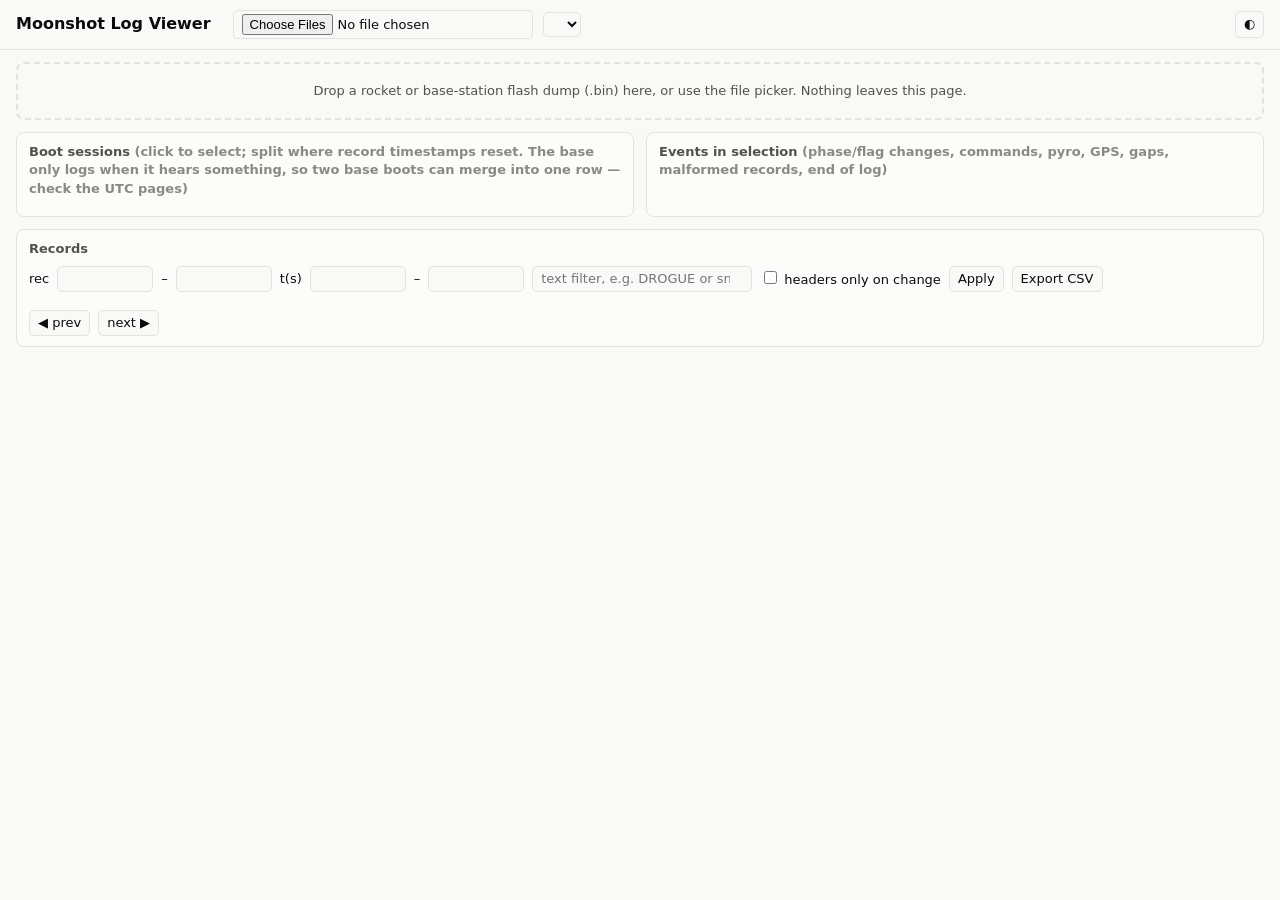
<file: tools/logviewer.html>
<!doctype html>
<html lang="en">
<head>
<meta charset="utf-8">
<meta name="viewport" content="width=device-width, initial-scale=1">
<title>Moonshot Log Viewer</title>
<!--
  Offline viewer for raw 8MB flash dumps from the rocket (moonshot) or base
  station (moonbase). Open this file straight from disk; nothing is uploaded.
  Decoding mirrors tools/moonlog.py — keep the two in step.
  Formats: "design documents/Packet, log, and data formats.txt" and
  "design documents/Ring buffer layout and log storage format.txt". Where the
  firmware and the doc disagree (page 0x0B flag bits, page 0x0F) the firmware
  wins.
-->
<style>
:root{
  --bg:#f9f9f7; --surface:#fcfcfb; --ink:#0b0b0b; --ink2:#52514e; --muted:#8a8984;
  --line:#e3e2dd; --grid:#ecebe7; --s1:#2a78d6; --s2:#eb6834;
  --good:#0ca30c; --warn:#fab219; --crit:#d03b3b; --hl:#fff4cc;
  --ph-boost:#eb683433; --ph-coast:#2a78d622; --ph-drogue:#6250d622; --ph-main:#1baf7a33; --ph-pad:#8a898411;
}
@media (prefers-color-scheme: dark){ :root:not([data-theme="light"]){
  --bg:#0d0d0d; --surface:#1a1a19; --ink:#f0efec; --ink2:#c3c2b7; --muted:#8f8e88;
  --line:#383835; --grid:#2a2a28; --s1:#3987e5; --s2:#d95926; --hl:#3a3420;
}}
:root[data-theme="dark"]{
  --bg:#0d0d0d; --surface:#1a1a19; --ink:#f0efec; --ink2:#c3c2b7; --muted:#8f8e88;
  --line:#383835; --grid:#2a2a28; --s1:#3987e5; --s2:#d95926; --hl:#3a3420;
}
*{box-sizing:border-box}
body{margin:0;background:var(--bg);color:var(--ink);font:13px/1.4 system-ui,sans-serif}
header{padding:10px 16px;border-bottom:1px solid var(--line);display:flex;flex-wrap:wrap;gap:10px;align-items:center}
h1{font-size:16px;margin:0 12px 0 0}
main{padding:12px 16px;display:grid;gap:12px}
.card{background:var(--surface);border:1px solid var(--line);border-radius:8px;padding:10px 12px;min-width:0}
.card h2{font-size:13px;margin:0 0 8px;color:var(--ink2);font-weight:600}
.row{display:flex;flex-wrap:wrap;gap:8px;align-items:center}
button,select,input{font:inherit;color:var(--ink);background:var(--bg);border:1px solid var(--line);border-radius:5px;padding:3px 8px}
button{cursor:pointer} button:hover{border-color:var(--ink2)}
input[type=number]{width:96px}
.drop{border:2px dashed var(--line);border-radius:8px;padding:18px;text-align:center;color:var(--ink2)}
.drop.over{border-color:var(--s1)}
.mono,table{font-family:ui-monospace,Consolas,monospace;font-size:12px}
.tablewrap{overflow:auto;max-height:60vh}
table{border-collapse:collapse;width:100%}
th,td{padding:2px 6px;border-bottom:1px solid var(--grid);text-align:left;white-space:nowrap;vertical-align:top}
th{position:sticky;top:0;background:var(--surface);color:var(--ink2);font-weight:600}
td.f{white-space:normal;word-break:break-word}
tr.hl td{background:var(--hl)}
tr.bad td{color:var(--crit)}
.sess{cursor:pointer} .sess:hover td{background:var(--hl)}
.ev-crit{color:var(--crit);font-weight:600} .ev-warn{color:var(--ink);background:color-mix(in srgb,var(--warn) 25%,transparent)}
.ev-good{color:var(--good)}
.muted{color:var(--muted)}
.legend{display:flex;gap:14px;flex-wrap:wrap;color:var(--ink2);font-size:12px;margin-bottom:4px}
.sw{display:inline-block;width:14px;height:3px;vertical-align:middle;margin-right:5px;border-radius:2px}
.chartbox{position:relative}
canvas{width:100%;display:block}
.tip{position:absolute;pointer-events:none;background:var(--surface);border:1px solid var(--line);border-radius:6px;padding:4px 8px;font:12px ui-monospace,Consolas,monospace;box-shadow:0 2px 8px #0003;display:none;white-space:nowrap;z-index:2}
.grid2{display:grid;grid-template-columns:minmax(0,1fr) minmax(0,1fr);gap:12px}
@media (max-width:900px){.grid2{grid-template-columns:minmax(0,1fr)}}
.chips label{margin-right:8px;white-space:nowrap}
</style>
</head>
<body>
<header>
  <h1>Moonshot Log Viewer</h1>
  <input type="file" id="file" accept=".bin" multiple>
  <select id="dumpSel" title="loaded dump"></select>
  <span id="info" class="muted mono"></span>
  <span style="flex:1"></span>
  <button id="theme" title="toggle theme">◐</button>
</header>
<main>
  <div class="drop" id="drop">Drop a rocket or base-station flash dump (.bin) here, or use the file picker. Nothing leaves this page.</div>

  <div class="grid2">
    <div class="card"><h2>Boot sessions <span class="muted">(click to select; split where record timestamps reset. The base only logs when it hears something, so two base boots can merge into one row — check the UTC pages)</span></h2>
      <div class="tablewrap" style="max-height:32vh"><table id="sessT"></table></div></div>
    <div class="card"><h2>Events in selection <span class="muted">(phase/flag changes, commands, pyro, GPS, gaps, malformed records, end of log)</span></h2>
      <div class="tablewrap" style="max-height:32vh"><table id="evT"></table></div></div>
  </div>

  <div class="card" id="chartCard" style="display:none"><h2>Flight view <span class="muted">(selection, zoomed to the flight if there is one; hover for values, click to jump the table)</span></h2>
    <div class="legend" id="leg1"></div>
    <div class="chartbox"><canvas id="c1" height="220"></canvas><div class="tip" id="tip1"></div></div>
    <div class="legend" id="leg2" style="margin-top:8px"></div>
    <div class="chartbox"><canvas id="c2" height="140"></canvas><div class="tip" id="tip2"></div></div>
  </div>

  <div class="card" id="thrustCard" style="display:none"><h2>Thrust curve <span class="muted">(page 0x0E, X-axis accel in g)</span></h2>
    <div class="muted" id="thrustInfo" style="margin-bottom:4px"></div>
    <div class="chartbox"><canvas id="c3" height="160"></canvas></div>
  </div>

  <div class="card"><h2>Records</h2>
    <div class="row" style="margin-bottom:6px">
      rec <input type="number" id="rFrom"> – <input type="number" id="rTo">
      t(s) <input type="number" id="tFrom" step="0.1"> – <input type="number" id="tTo" step="0.1">
      <input type="search" id="q" placeholder="text filter, e.g. DROGUE or snr" style="width:220px">
      <label><input type="checkbox" id="chg"> headers only on change</label>
      <button id="apply">Apply</button>
      <button id="csv">Export CSV</button>
      <span id="count" class="muted"></span>
    </div>
    <div class="row chips" id="types" style="margin-bottom:6px"></div>
    <div class="tablewrap"><table id="recT"></table></div>
    <div class="row" style="margin-top:6px"><button id="prev">◀ prev</button><button id="next">next ▶</button><span id="page" class="muted"></span></div>
  </div>
</main>

<script>
'use strict';
// ------------------------------------------------------------- constants
const SECTOR=4096, CHUNK=256, HDR=6, MAXP=254, SNR_LOCAL=0x7F;
const PHASES={0:'IDLE',1:'PAD_READY',2:'BOOST',3:'COAST',4:'APOGEE',5:'DROGUE',6:'MAIN_DEPLOY',7:'DESCENT',8:'LANDED',9:'GROUND_TEST',10:'SLEEP',11:'STARTUP',15:'ERROR'};
const CMDS={1:'ARM',2:'DISARM',3:'FIRE_PYRO',0x10:'SET_TX_RATE',0x12:'SET_RADIO',0x30:'SET_RELAY_RADIO',0x40:'PING',0x50:'OTA_BEGIN',0x51:'OTA_FINALIZE',0x52:'OTA_CONFIRM',0x60:'LR_LISTEN',0xF0:'REBOOT',0xF1:'LOG_ERASE'};
const PAGELEN={0xAF:10,1:11,2:9,3:7,4:7,5:7,6:11,8:12,9:9,0xA:11,0xB:7,0xC:7,0xD:9,0xF:7};
const TYPENAMES={0xAF:'HDR/TELEM',0x9A:'CMD',0xBB:'LR',0xCA:'LOGCHUNK',1:'GPS',2:'BARO',3:'MAG',4:'ACCEL',5:'GYRO',6:'GPSX',8:'SYS',9:'PEAKS',0xA:'CMDACK',0xB:'FLIGHT',0xC:'RADIO',0xD:'UTC',0xE:'THRUST',0xF:'PYRO'};

// ------------------------------------------------------------- flash layout
function partitions(u8){
  const dv=new DataView(u8.buffer,u8.byteOffset), out={};
  for(let o=0x8000;o<0x8C00;o+=32){
    if(u8[o]!==0xAA||u8[o+1]!==0x50) break;
    let lab=''; for(let i=12;i<28&&u8[o+i];i++) lab+=String.fromCharCode(u8[o+i]);
    out[lab]=[dv.getUint32(o+4,true),dv.getUint32(o+8,true)];
  }
  return out;
}

// Records numbered via the index (chunk k starts at virtual pos index[k]).
// Data more than one ring behind the head is skipped as overwritten.
function numbered(index,data,ring){
  const used=[]; index.forEach((v,k)=>{ if(v!==0xFFFFFFFF) used.push([k,v]); });
  const out=[]; if(!used.length) return out;
  const lastv=used[used.length-1][1];
  const dv=new DataView(data.buffer,data.byteOffset,data.byteLength);
  for(let i=0;i<used.length;i++){
    const [k,v]=used[i], nextv=i+1<used.length?used[i+1][1]:null;
    if(nextv!==null && nextv<lastv-ring+SECTOR) continue;
    let pos=v;
    for(let j=0;j<CHUNK;j++){
      let s=pos%SECTOR;
      if(s && s+HDR>SECTOR){ pos+=SECTOR-s; s=0; }
      let p=pos%ring, ln=data[p];
      if((ln===0xFF||ln===0)&&s){ pos+=SECTOR-s; p=pos%ring; ln=data[p]; }
      if(ln===0xFF||ln===0||ln>MAXP) break;
      if(nextv!==null && pos>=nextv) break;
      if((pos%SECTOR)+HDR+ln>SECTOR) break;
      if(pos<lastv-ring){ pos+=HDR+ln; continue; }
      out.push({rec:k*CHUNK+j, vpos:pos, snr:dv.getInt8(p+1), ts:dv.getUint32(p+2,true), pl:data.subarray(p+HDR,p+HDR+ln)});
      pos+=HDR+ln;
    }
  }
  return out;
}

// ------------------------------------------------------------- decoding
const rd=pl=>new DataView(pl.buffer,pl.byteOffset,pl.byteLength);
function frac(v){ if(v>49999) return {65533:'nofix',65534:'gpsinit',65535:'gpsoff'}[v]||String(v); return '.'+String(v*2).padStart(5,'0'); }
function flagsStr(f){
  const b=[]; if(f&0x10)b.push('ARMED'); if(f&0x20)b.push('P1FIRED'); if(f&0x40)b.push('P2FIRED'); if(f&0x80)b.push('P3FIRED');
  if(f&0x100)b.push('LOWBATT'); b.push(f&0x200?'baro_ok':'baroBAD'); b.push(f&0x400?'accel_ok':'accelBAD'); if(f&0x800)b.push('armReady');
  return b.join(' ');
}
function bits3(f,sh){ let s=''; for(let i=0;i<3;i++) s+=(f>>(sh+i))&1?'123'[i]:'-'; return s; }
function page(t,pl,o){ // pl = payload, o = offset of page body
  const d=rd(pl), n=pl.length-o;
  try{
    switch(t){
      case 1: return ['GPS',{lat:d.getInt32(o,true)/1e7,lon:d.getInt32(o+4,true)/1e7,hdop:pl[o+8]/10,sats:pl[o+9]}];
      case 2: return ['BARO',{altM:d.getInt32(o,true)/100,vvel:d.getInt16(o+4,true)/10,gndM:d.getInt16(o+6,true)}];
      case 3: return ['MAG',{x:d.getInt16(o,true),y:d.getInt16(o+2,true),z:d.getInt16(o+4,true)}];
      case 4: { const x=d.getInt16(o,true),y=d.getInt16(o+2,true),z=d.getInt16(o+4,true); return ['ACCEL',{x,y,z,tot:Math.round(Math.hypot(x,y,z))}]; }
      case 5: return ['GYRO',{x:d.getInt16(o,true)/10,y:d.getInt16(o+2,true)/10,z:d.getInt16(o+4,true)/10}];
      case 6: return ['GPSX',{spd:d.getUint16(o,true)/100,crs:d.getUint16(o+2,true)/100,age:pl[o+4],vdop:pl[o+5]/10,altM:d.getInt32(o+6,true)/100}];
      case 8: return ['SYS',{tempC:d.getInt8(o),heapKB:d.getUint16(o+1,true),upS:d.getUint16(o+3,true),battMv:d.getUint16(o+5,true),logRec:d.getUint32(o+7,true)}];
      case 9: return ['PEAKS',{maxAltM:d.getInt32(o,true)/100,maxG:d.getUint16(o+4,true)/100,maxVv:d.getInt16(o+6,true)/10}];
      case 0xA: return ['CMDACK',{nonce:d.getUint32(o,true),result:pl[o+4],rssi:d.getInt8(o+5),snr:d.getInt8(o+6)/4,badHmac:d.getUint16(o+7,true),rxPos:pl[o+9]}];
      case 0xB: { const f=d.getUint16(o+4,true); return ['FLIGHT',{tLaunchMs:d.getInt32(o,true),fired:bits3(f,0),cont:bits3(f,4),hv:(f>>8)&1}]; }
      case 0xC: return ['RADIO',{delayedTx:d.getUint16(o,true),invalidRx:d.getUint16(o+2,true),noise:d.getInt8(o+4),sync:pl[o+5]}];
      case 0xD: { const ms=Number(d.getBigUint64(o,true)); return ['UTC',{utc:ms?new Date(ms).toISOString().replace('T',' '):'none',ms}]; }
      case 0xE: return ['THRUST',{durMs:d.getUint16(o,true),minMg:d.getInt16(o+2,true)*8,maxMg:d.getInt16(o+4,true)*8,n:n-6}];
      case 0xF: { const f=pl[o]; return ['PYRO',{cont:bits3(f,0),hv:(f>>3)&1,fired:bits3(f,4),active:pl[o+1],durMs:d.getUint16(o+2,true),hvMv:d.getUint16(o+4,true)}]; }
    }
  }catch(e){ return ['TRUNC'+hex(t),{raw:hexs(pl.subarray(o))}]; }
  return ['PAGE'+hex(t),{raw:hexs(pl.subarray(o))}];
}
const hex=v=>v.toString(16).toUpperCase().padStart(2,'0');
const hexs=a=>Array.from(a,b=>b.toString(16).padStart(2,'0')).join('');
function decode(pl){
  const t=pl[0], d=rd(pl);
  if(t<0x80) return page(t,pl,1);
  if(t===0xAF){
    if(pl.length<10) return ['TRUNCAF',{raw:hexs(pl)}];
    const f=d.getUint16(8,true), alt=d.getInt16(6,true);
    const o={dev:pl[1],lat:frac(d.getUint16(2,true)),lon:frac(d.getUint16(4,true)),altM:alt===-32768?'inv':alt,phase:PHASES[f&15]??String(f&15),flags:flagsStr(f),_f:f};
    if(pl.length>10){ const [nm,pd]=page(pl[10],pl,11); o.page=nm; for(const k in pd) o['p.'+k]=pd[k]; return ['TELEM',o]; }
    return ['HDR',o];
  }
  if(t===0x9A && pl.length>=17){
    const p=pl.subarray(7,pl.length-10), o={target:pl[1],cmd:CMDS[pl[2]]||'0x'+hex(pl[2]),nonce:d.getUint32(3,true),params:hexs(p)};
    const pd=rd(p);
    if(pl[2]===1&&p.length>=9) Object.assign(o,{boostMg:pd.getUint16(0,true),boostAltM:pd.getUint16(2,true),coastAltM:pd.getUint16(4,true),mainAltM:pd.getUint16(6,true),armFlags:p[8]});
    if(pl[2]===1&&p.length>=13) Object.assign(o,{drogueMs:pd.getUint16(9,true),mainMs:pd.getUint16(11,true)});
    if(pl[2]===0x12&&p.length>=3) Object.assign(o,{ch:p[0],sf:p[1],pwr:pd.getInt8(2)});
    if(pl[2]===0x10&&p.length>=1) o.rate=pd.getInt8(0);
    return ['CMD',o];
  }
  if(t===0xBB&&pl.length>=5){ const w=pl[2]|pl[3]<<8|pl[4]<<16; return ['LR',{latFrac:w&0x7FF,lonFrac:(w>>11)&0x7FF,lowBatt:(w>>22)&1}]; }
  if(t===0xCA&&pl.length>=7) return ['LOGCHUNK',{src:pl[1],start:d.getUint32(2,true),count:pl[6]}];
  return ['UNK'+hex(t),{raw:hexs(pl)}];
}
const malformed=pl=>{ const t=pl[0]; if(!(t in TYPENAMES)) return true; return (t in PAGELEN && t!==0xAF && pl.length!==PAGELEN[t]) || (t===0xAF && pl.length<10); };
function fmt(d){ return Object.entries(d).filter(([k])=>k[0]!=='_').map(([k,v])=>k+'='+(typeof v==='number'&&!Number.isInteger(v)?+v.toFixed(3):v)).join(' '); }

// ------------------------------------------------------------- model
const dumps=[]; let D=null; // current dump
let sel={rFrom:0,rTo:Infinity,tFrom:-Infinity,tTo:Infinity}, filtered=[], pageNo=0; const PAGE=1000;

function loadDump(name,buf){
  const u8=new Uint8Array(buf), parts=partitions(u8);
  if(!parts.log_index||!parts.log_data){ alert(name+': no log_index/log_data partition in this image'); return; }
  const [io,isz]=parts.log_index, [dO,dsz]=parts.log_data;
  const idv=new DataView(buf,io,isz), index=[]; for(let i=0;i<isz;i+=4) index.push(idv.getUint32(i,true));
  const data=u8.subarray(dO,dO+dsz);
  const recs=numbered(index,data,dsz);
  const isBase=!!parts.fs;
  for(const r of recs){ const [k,d]=decode(r.pl); r.kind=k; r.d=d; r.t=r.ts/1000; r.bad=malformed(r.pl); r.type=r.pl[0]; }
  // sessions: timestamp goes backwards by >2s => new boot
  const sess=[]; let cur=null, prev=null;
  for(let i=0;i<recs.length;i++){ const r=recs[i];
    // A boot resets the timestamp. Corrupt records can also look like a reset,
    // so only split when the records a little further on stay low as well.
    const ahead=recs[Math.min(i+12,recs.length-1)];
    if(r.bad) continue;
    if(prev&&r.ts+2000<prev.ts&&!(ahead.ts+2000<prev.ts)){ r.bad=r.suspect=true; continue; }
    if(!prev||(r.ts+2000<prev.ts&&ahead.ts+2000<prev.ts)){ cur={i0:i,i1:i,r0:r.rec,r1:r.rec,t0:r.t,t1:r.t,n:0,maxPhase:0,armed:false}; sess.push(cur); }
    cur.i1=i; cur.r1=r.rec; cur.t1=Math.max(cur.t1,r.t); cur.n++;
    if(r.kind==='HDR'||r.kind==='TELEM'){ const f=r.d._f; cur.maxPhase=Math.max(cur.maxPhase,f&15); if(f&0x10) cur.armed=true; }
    prev=r;
  }
  const used=index.filter(v=>v!==0xFFFFFFFF);
  D={name,isBase,recs,sess,ring:dsz,head:used.length?used[used.length-1]:0,chunks:used.length};
  dumps.push(D);
  const o=document.createElement('option'); o.textContent=(isBase?'BASE ':'ROCKET ')+name; o.value=dumps.length-1; dumpSel.appendChild(o); dumpSel.value=o.value;
  showDump();
}

function showDump(){
  info.textContent=`${D.isBase?'base station':'rocket'} · ${D.recs.length} records · ${D.chunks} index chunks · ring ${D.ring} B · head vpos ${D.head}${D.head>D.ring?' (wrapped)':''}`;
  const kinds=[...new Set(D.recs.map(r=>r.type))].sort((a,b)=>a-b);
  types.innerHTML=kinds.map(t=>`<label><input type="checkbox" data-t="${t}" checked> ${hex(t)} ${TYPENAMES[t]||'?'}</label>`).join('')+' <button id="tAll">all</button> <button id="tNone">none</button>';
  tAll.onclick=()=>{types.querySelectorAll('input').forEach(c=>c.checked=true);};
  tNone.onclick=()=>{types.querySelectorAll('input').forEach(c=>c.checked=false);};
  const rows=D.sess.map((s,i)=>`<tr class="sess" data-i="${i}"><td>${s.r0}–${s.r1}</td><td>${s.t0.toFixed(1)}–${s.t1.toFixed(1)}s</td><td>${s.n}</td><td>${s.armed?'<b>armed</b>':''}</td><td>${s.maxPhase>=2?'<b>'+PHASES[s.maxPhase]+'</b>':''}</td></tr>`);
  sessT.innerHTML='<tr><th>records</th><th>uptime</th><th>n</th><th>arm</th><th>max phase</th></tr>'+rows.reverse().join('');
  sessT.querySelectorAll('tr.sess').forEach(tr=>tr.onclick=()=>selectSession(+tr.dataset.i));
  // default: most recent session that left the pad, else last session
  let pick=D.sess.length-1; for(let i=D.sess.length-1;i>=0;i--) if(D.sess[i].maxPhase>=2){pick=i;break;}
  selectSession(pick);
}

function selectSession(i){
  const s=D.sess[i]; rFrom.value=s.r0; rTo.value=s.r1; tFrom.value=''; tTo.value='';
  applyFilter();
}

function readSel(){
  sel.rFrom=rFrom.value===''?0:+rFrom.value; sel.rTo=rTo.value===''?Infinity:+rTo.value;
  sel.tFrom=tFrom.value===''?-Infinity:+tFrom.value; sel.tTo=tTo.value===''?Infinity:+tTo.value;
}
const inSel=r=>r.rec>=sel.rFrom&&r.rec<=sel.rTo&&r.t>=sel.tFrom&&r.t<=sel.tTo;

function applyFilter(){
  readSel();
  const on=new Set([...types.querySelectorAll('input:checked')].map(c=>+c.dataset.t));
  const q=document.getElementById('q').value.trim().toLowerCase(); let last=null;
  filtered=[];
  for(const r of D.recs){
    if(!inSel(r)||!on.has(r.type)) continue;
    if(chg.checked&&r.kind==='HDR'){ const key=r.d.phase+r.d.flags; if(key===last) continue; last=key; }
    if(q){ const line=(r.kind+' '+fmt(r.d)).toLowerCase(); if(!line.includes(q)) continue; }
    filtered.push(r);
  }
  pageNo=0; renderTable(); renderEvents(); renderCharts();
}

function rowHtml(r,hl){
  const snr=r.snr===SNR_LOCAL?'':(r.snr/4).toFixed(2);
  return `<tr id="r${r.rec}" class="${r.bad?'bad':''}${hl?' hl':''}"><td>${r.rec}</td><td>${r.t.toFixed(3)}</td><td>${snr}</td><td>${r.kind}</td><td class="f">${fmt(r.d)}</td></tr>`;
}
function renderTable(hlRec){
  const n=filtered.length, start=pageNo*PAGE, end=Math.min(n,start+PAGE);
  recT.innerHTML='<tr><th>rec</th><th>t (s)</th><th>snr</th><th>kind</th><th>fields</th></tr>'+filtered.slice(start,end).map(r=>rowHtml(r,r.rec===hlRec)).join('');
  count.textContent=`${n} records`; page.textContent=n?`${start+1}–${end} of ${n}`:'';
  if(hlRec!==undefined){ const el=document.getElementById('r'+hlRec); if(el) el.scrollIntoView({block:'center'}); }
}
function jumpTo(t){
  let i=filtered.findIndex(r=>r.t>=t); if(i<0) i=filtered.length-1; if(i<0) return;
  pageNo=Math.floor(i/PAGE); renderTable(filtered[i].rec);
}

// ------------------------------------------------------------- events
// Things worth seeing one by one, including the absence of things: gaps in
// the 10Hz header stream, malformed records, and what the log ended on.
function renderEvents(){
  const ev=[]; const add=(r,cls,txt)=>ev.push(`<tr class="sess" data-t="${r.t}"><td>${r.rec}</td><td>${r.t.toFixed(3)}</td><td class="f ${cls}">${txt}</td></tr>`);
  let utcStale=false,lastPh=null,lastFl=null,lastHdr=null,lastFired=null,lastGps=null,lastUtc=null,lastPkt=null,lastR=null;
  for(const r of D.recs){
    if(!inSel(r)) continue;
    const k=r.kind,d=r.d;
    if(r.bad){ add(r,'ev-crit',(r.suspect?'out-of-sequence timestamp (corrupt sector?): ':'malformed record (bad type/length — corrupt or half-written): ')+k+' '+fmt(d)); continue; }
    if(k==='HDR'||k==='TELEM'){
      if(lastPh!==null&&d.phase!==lastPh) add(r,'ev-warn',`phase ${lastPh} → <b>${d.phase}</b>  alt ${d.altM} m MSL (fusion/1s EMA)`);
      if(lastFl!==null&&d.flags!==lastFl) add(r,'',`flags: ${lastFl} → ${d.flags}`);
      if(!D.isBase&&lastHdr&&r.t-lastHdr.t>0.3) add(r,'ev-crit',`gap in 10Hz header stream: ${(r.t-lastHdr.t).toFixed(2)} s with no header record`);
      if(D.isBase&&lastPkt&&r.t-lastPkt.t>4.5&&r.t-lastPkt.t<120) add(r,'muted',`${(r.t-lastPkt.t).toFixed(1)} s since previous packet (at a 2 s telemetry rate, one 4 s gap per 20 s is the LR beacon's slot; more than that is lost packets)`);
      lastPh=d.phase; lastFl=d.flags; lastHdr=r; if(k==='TELEM') lastPkt=r;
      if(k==='TELEM'&&d.page==='THRUST') add(r,'ev-good',`thrust curve packet received: ${d['p.n']} samples over ${d['p.durMs']} ms, ${d['p.minMg']}..${d['p.maxMg']} mg (${r.pl.length} bytes)`);
    }
    if(k==='CMD') add(r,'ev-warn',(r.snr===SNR_LOCAL?(D.isBase?'base sent ':'cmd '):'cmd received ')+fmt(d));
    if(k==='CMDACK'&&d.result!==0) add(r,'ev-crit','command nonce '+d.nonce+' result '+d.result);
    if(k==='FLIGHT'){ const f=d.fired+d.cont; if(lastFired!==null&&f!==lastFired) add(r,'ev-crit',`pyro: fired ${d.fired} continuity ${d.cont} hv ${d.hv}`); lastFired=f; }
    if(k==='PYRO'&&d.active) add(r,'ev-crit',`pyro channel ${d.active} energised, pulse ${d.durMs} ms, hv ${d.hvMv} mV`);
    if(k==='GPS'){ const fix=d.sats>0; if(lastGps!==null&&fix!==lastGps) add(r,fix?'ev-good':'ev-warn',fix?`GPS fix regained (${d.sats} sats) ${d.lat}, ${d.lon}`:'GPS fix lost'); lastGps=fix; }
    if(k==='UTC'){ if(d.ms&&d.ms===lastUtc&&!utcStale) add(r,'muted','UTC clock stopped advancing (no GPS time update since the previous UTC page)'); const was=utcStale; utcStale=!!d.ms&&d.ms===lastUtc; if(was&&!utcStale) add(r,'muted','UTC clock advancing again: '+d.utc); lastUtc=d.ms; }
    lastR=r;
  }
  if(lastR){
    let tail=`last record in selection: ${lastR.kind} ${fmt(lastR.d)}`;
    if(lastHdr&&!D.isBase) tail+=` — last header: phase ${lastHdr.d.phase}, alt ${lastHdr.d.altM} m (EMA). Headers are logged every 100 ms, so anything after ${lastR.t.toFixed(3)} s was never written.`;
    add(lastR,'ev-warn',tail);
  }
  evT.innerHTML='<tr><th>rec</th><th>t (s)</th><th>event</th></tr>'+ev.join('');
  evT.querySelectorAll('tr.sess').forEach(tr=>tr.onclick=()=>jumpTo(+tr.dataset.t));
}

// ------------------------------------------------------------- charts
// Two stacked charts on one shared time axis (never two y-scales on one chart):
// altitude (raw baro vs the 1s fast EMA that flight logic uses), and accel total.
const css=v=>getComputedStyle(document.documentElement).getPropertyValue(v).trim();
let chartData=null;
// chartData: {top:[series], bot:[series], phases:[[t,phase]], t0, t1, tip(t)->html}
function renderCharts(){
  renderThrust();
  const top=[],bot=[],phases=[]; let tip;
  if(D.isBase){
    // What the base heard: the rocket's header altitude (its 1 s EMA) and the SNR of each packet.
    const alt=[],snr=[];
    for(const r of D.recs){ if(!inSel(r)||r.bad||r.kind!=='TELEM') continue;
      if(r.d.altM!=='inv') alt.push([r.t,r.d.altM]); phases.push([r.t,r.d.phase]); if(r.snr!==SNR_LOCAL) snr.push([r.t,r.snr/4]); }
    // Zoom to the flight if there is one: 30 s before the first BOOST packet to 30 s after the last flight-phase packet.
    const fl=phases.filter(p=>['BOOST','COAST','APOGEE','DROGUE','MAIN_DEPLOY','DESCENT'].includes(p[1]));
    let lo=-Infinity,hi=Infinity; if(fl.length&&sel.tFrom===-Infinity){ lo=fl[0][0]-30; hi=fl[fl.length-1][0]+30; }
    const clip=a=>a.filter(p=>p[0]>=lo&&p[0]<=hi);
    top.push(clip(alt)); bot.push(clip(snr)); phases.splice(0,phases.length,...clip(phases));
    leg1.innerHTML=`<span><i class="sw" style="background:var(--s1)"></i>rocket header altitude (1 s EMA), m MSL — one point per received packet</span><span class="muted">bands = flight phase reported</span>`;
    leg2.innerHTML=`<span><i class="sw" style="background:var(--s1)"></i>packet SNR, dB (SF9 decodes down to about −12.5)</span>`;
    tip=t=>{ const a=nearest(top[0],t), n=nearest(bot[0],t), p=nearest(phases,t); return `t ${t.toFixed(2)} s · ${p?p[1]:''}<br>alt ${a?a[1]:'-'} m (packet at ${a?a[0].toFixed(2):'-'} s)<br>SNR ${n?n[1]:'-'} dB`; };
  } else {
    const baro=[],ema=[],acc=[];
    // Zoom to the flight when the selection contains one: 15 s before the first
    // BOOST header to the end. Narrow the t range above to override.
    let tMin=-Infinity; if(sel.tFrom===-Infinity){ const b=D.recs.find(r=>inSel(r)&&!r.bad&&r.kind==='HDR'&&(r.d._f&15)>=2&&(r.d._f&15)<=8); if(b) tMin=b.t-15; }
    for(const r of D.recs){ if(!inSel(r)||r.bad||r.t<tMin) continue;
      if(r.kind==='BARO'&&r.d.altM) baro.push([r.t,r.d.altM]);
      if(r.kind==='HDR'&&r.d.altM!=='inv'){ ema.push([r.t,r.d.altM]); phases.push([r.t,r.d.phase]); }
      if(r.kind==='ACCEL'&&r.d.tot) acc.push([r.t,r.d.tot/1000]);
    }
    top.push(baro,ema); bot.push(acc);
    leg1.innerHTML=`<span><i class="sw" style="background:var(--s1)"></i>raw baro alt, m MSL</span><span><i class="sw" style="background:var(--s2)"></i>fast EMA (1 s), m MSL — what main-deploy uses</span><span class="muted">bands = flight phase</span>`;
    leg2.innerHTML=`<span><i class="sw" style="background:var(--s1)"></i>accel magnitude, g (ADXL345 clips at ~16 g per axis)</span>`;
    tip=t=>{ const b=nearest(baro,t), m=nearest(ema,t), a=nearest(acc,t), p=nearest(phases,t); return `t ${t.toFixed(2)} s · ${p?p[1]:''}<br>baro ${b?b[1].toFixed(1):'-'} m · EMA ${m?m[1]:'-'} m<br>accel ${a?a[1].toFixed(2):'-'} g`; };
  }
  if(top[0].length<2){ chartCard.style.display='none'; chartData=null; return; }
  chartCard.style.display='';
  chartData={top,bot,phases,tip,t0:top[0][0][0],t1:top[0][top[0].length-1][0]};
  drawAll();
}
function phaseColor(p){ return {BOOST:'--ph-boost',COAST:'--ph-coast',DROGUE:'--ph-drogue',APOGEE:'--ph-drogue',MAIN_DEPLOY:'--ph-main',DESCENT:'--ph-main',PAD_READY:'--ph-pad'}[p]; }
function setup(cv){ const dpr=devicePixelRatio||1, w=cv.clientWidth, h=+cv.getAttribute('height'); cv.width=w*dpr; cv.height=h*dpr; cv.style.height=h+'px'; const g=cv.getContext('2d'); g.setTransform(dpr,0,0,dpr,0,0); return [g,w,h]; }
const PAD={l:52,r:10,t:8,b:20};
// C: {t0,t1,phases?}; series: arrays of [x,y]; xUnit: suffix for the x labels
function drawChart(cv,C,series,cols,hoverT,xUnit='s',dots=false){
  const [g,w,h]=setup(cv); let lo=Infinity,hi=-Infinity;
  for(const s of series) for(const p of s){ if(p[1]<lo)lo=p[1]; if(p[1]>hi)hi=p[1]; }
  if(hi===lo){hi+=1;lo-=1;} const pad=(hi-lo)*0.05; lo-=pad; hi+=pad;
  const X=t=>PAD.l+(t-C.t0)/(C.t1-C.t0||1)*(w-PAD.l-PAD.r), Y=v=>PAD.t+(hi-v)/(hi-lo)*(h-PAD.t-PAD.b);
  const ph=C.phases||[];
  for(let i=0;i<ph.length;i++){ const [t,p]=ph[i], tn=i+1<ph.length?ph[i+1][0]:C.t1, c=phaseColor(p); if(!c) continue; g.fillStyle=css(c); g.fillRect(X(t),PAD.t,Math.max(1,X(tn)-X(t)),h-PAD.t-PAD.b); }
  g.strokeStyle=css('--grid'); g.fillStyle=css('--ink2'); g.font='11px system-ui'; g.lineWidth=1;
  const step=niceStep((hi-lo)/4); for(let v=Math.ceil(lo/step)*step;v<=hi;v+=step){ const y=Math.round(Y(v))+.5; g.beginPath(); g.moveTo(PAD.l,y); g.lineTo(w-PAD.r,y); g.stroke(); g.fillText(+v.toFixed(2),4,y+4); }
  const ts=niceStep((C.t1-C.t0)/8); for(let t=Math.ceil(C.t0/ts)*ts;t<=C.t1;t+=ts){ g.fillText(+t.toFixed(2)+xUnit,X(t)-12,h-5); }
  series.forEach((s,i)=>{ g.strokeStyle=g.fillStyle=css(cols[i]); g.lineWidth=2; g.lineJoin='round'; g.beginPath(); s.forEach((p,j)=>j?g.lineTo(X(p[0]),Y(p[1])):g.moveTo(X(p[0]),Y(p[1]))); g.stroke();
    if(dots) s.forEach(p=>{ g.beginPath(); g.arc(X(p[0]),Y(p[1]),4,0,7); g.fill(); g.strokeStyle=css('--surface'); g.lineWidth=2; g.stroke(); g.strokeStyle=css(cols[i]); }); });
  if(hoverT!=null){ g.strokeStyle=css('--ink2'); g.lineWidth=1; g.beginPath(); g.moveTo(X(hoverT)+.5,PAD.t); g.lineTo(X(hoverT)+.5,h-PAD.b); g.stroke(); }
}
function niceStep(x){ const p=Math.pow(10,Math.floor(Math.log10(x||1))), m=x/p; return (m<1.5?1:m<3.5?2:m<7.5?5:10)*p; }
let hoverT=null;
function drawAll(){
  if(chartData){ drawChart(c1,chartData,chartData.top,['--s1','--s2'],hoverT,'s',D.isBase); drawChart(c2,chartData,chartData.bot,['--s1'],hoverT,'s',D.isBase); }
  if(thrustData) drawChart(c3,thrustData,[thrustData.pts],['--s1'],null,'s');
}
function nearest(arr,t){ let lo=0,hi=arr.length-1; while(hi-lo>1){ const m=(lo+hi)>>1; if(arr[m][0]<t) lo=m; else hi=m; } return arr.length?(Math.abs(arr[lo][0]-t)<Math.abs(arr[hi][0]-t)?arr[lo]:arr[hi]):null; }
function hook(cv,tip){
  const tAt=e=>{ const r=cv.getBoundingClientRect(), C=chartData; return C.t0+(e.clientX-r.left-PAD.l)/(r.width-PAD.l-PAD.r)*(C.t1-C.t0); };
  cv.onmousemove=e=>{ if(!chartData) return; hoverT=tAt(e); drawAll();
    for(const [t,el] of [[tip1,c1],[tip2,c2]]){ t.style.display='block'; t.innerHTML=chartData.tip(hoverT);
      const r=el.getBoundingClientRect(), x=e.clientX-r.left; t.style.left=Math.min(x+12,r.width-t.offsetWidth-4)+'px'; t.style.top='4px'; }
  };
  cv.onmouseleave=()=>{ hoverT=null; tip1.style.display=tip2.style.display='none'; drawAll(); };
  cv.onclick=e=>{ if(chartData) jumpTo(tAt(e)); };
}
// Thrust curve (page 0x0E). The rocket never wrote it to its own flash (the log
// path has no 0x0E builder), so it only exists where a base received it.
let thrustData=null;
function renderThrust(){
  thrustData=null;
  const r=D.recs.find(r=>inSel(r)&&!r.bad&&((r.kind==='TELEM'&&r.d.page==='THRUST')||r.kind==='THRUST'));
  if(!r){ thrustCard.style.display='none'; return; }
  const o=r.type===0xAF?11:1, dv=rd(r.pl), dur=dv.getUint16(o,true), mn=dv.getInt16(o+2,true)*8, mx=dv.getInt16(o+4,true)*8, smp=r.pl.subarray(o+6);
  const n=smp.length, pts=Array.from(smp,(v,i)=>[i*dur/1000/n,(mn+v*(mx-mn)/255)/1000]);
  thrustCard.style.display='';
  thrustInfo.textContent=`rec ${r.rec}, t=${r.t.toFixed(3)} s: ${n} samples over ${dur} ms (${(dur/n).toFixed(0)} ms apart, decimated not averaged), ${mn}…${mx} mg. Window starts 1 s before launch detect and ends at COAST entry.`;
  thrustData={pts,t0:0,t1:dur/1000};
}
hook(c1,tip1); hook(c2,tip2);
addEventListener('resize',drawAll);

// ------------------------------------------------------------- wiring
function readFiles(files){ for(const f of files){ const fr=new FileReader(); fr.onload=()=>loadDump(f.name,fr.result); fr.readAsArrayBuffer(f); } }
file.onchange=()=>readFiles(file.files);
drop.ondragover=e=>{e.preventDefault();drop.classList.add('over');};
drop.ondragleave=()=>drop.classList.remove('over');
drop.ondrop=e=>{e.preventDefault();drop.classList.remove('over');readFiles(e.dataTransfer.files);};
dumpSel.onchange=()=>{ D=dumps[+dumpSel.value]; showDump(); };
apply.onclick=applyFilter;
document.getElementById('q').onkeydown=e=>{ if(e.key==='Enter') applyFilter(); };
prev.onclick=()=>{ if(pageNo>0){pageNo--;renderTable();} };
next.onclick=()=>{ if((pageNo+1)*PAGE<filtered.length){pageNo++;renderTable();} };
csv.onclick=()=>{
  const lines=['rec,t_s,snr,kind,fields'].concat(filtered.map(r=>[r.rec,r.t,r.snr===SNR_LOCAL?'':r.snr/4,r.kind,'"'+fmt(r.d).replace(/"/g,'""')+'"'].join(',')));
  const a=document.createElement('a'); a.href=URL.createObjectURL(new Blob([lines.join('\n')],{type:'text/csv'})); a.download=(D?D.name.replace(/\.bin$/,''):'log')+'.csv'; a.click();
};
theme.onclick=()=>{ const r=document.documentElement, dark=r.dataset.theme?r.dataset.theme==='dark':matchMedia('(prefers-color-scheme: dark)').matches; r.dataset.theme=dark?'light':'dark'; drawAll(); };
</script>
</body>
</html>
</file>
<file: docs/style.css>
﻿
  * { margin:0; padding:0; box-sizing:border-box; }
  body { background:#111; color:#eee; font-family:'Courier New',monospace; font-size:13px; padding:6px; padding-top:38px; }
  .sticky-top { position:fixed; top:0; left:0; right:0; z-index:1000; display:flex; gap:10px; align-items:center; padding:4px 10px; background:#0e0e0e; border-bottom:1px solid #333; height:32px; }
  .sticky-top .st-phase { font-size:14px; font-weight:bold; padding:1px 10px; border-radius:3px; background:#333; }
  .sticky-top .st-item { display:flex; align-items:center; gap:4px; font-size:12px; }
  .sticky-top .st-label { color:#666; font-size:11px; }
  .sticky-top .st-val { color:#eee; }
  .sbar { display:flex; gap:8px; align-items:center; flex-wrap:wrap; margin-bottom:6px; padding:5px 8px; background:#1a1a1a; border:1px solid #333; border-radius:4px; }
  .si { display:flex; align-items:center; gap:3px; }
  .dot { width:8px; height:8px; border-radius:50%; flex-shrink:0; }
  .dg{background:#0f0} .dr{background:#f44} .dy{background:#ff0} .dd{background:#555}
  .sl{color:#888;font-size:11px} .sv{color:#eee;font-size:12px}
  .pb{font-size:13px;padding:2px 8px;border-radius:3px;background:#333;margin-left:auto}
  .p-idle{color:#888} .p-pad_ready{color:#ff0;background:#440!important} .p-boost{color:#f80;background:#420!important}
  .p-coast{color:#08f} .p-apogee{color:#f0f} .p-drogue{color:#ff0} .p-main_deploy{color:#0f0}
  .p-descent{color:#0ff} .p-landed{color:#0f0;background:#030!important} .p-error{color:#f00;background:#400!important}
  .p-ground_test{color:#fa0;background:#420!important} .p-sleep{color:#555} .p-startup{color:#666}
  .grid{display:grid;grid-template-columns:repeat(auto-fill,minmax(160px,1fr));gap:3px;margin-bottom:8px}
  .card{background:#1a1a1a;border:1px solid #333;border-radius:4px;padding:3px;position:relative;overflow:hidden;min-height:48px;max-height:200px}
  .card .cl{font-size:9px;color:#888;margin-bottom:1px} .card .cv{font-size:11px;color:#0f0;font-weight:bold;word-break:break-all}
  .card .ad{position:absolute;top:1px;right:1px;width:32px;height:12px;border-radius:8px}
  .card a{color:#4af;font-size:10px} .card button.cpb{background:#333;color:#aaa;border:1px solid #555;border-radius:3px;padding:1px 5px;font-size:9px;cursor:pointer;margin-left:4px}
  .gps-row{display:flex;align-items:center;gap:4px;margin-top:2px}
  .cd{display:none;margin-top:3px;font-size:8px;line-height:1.5;color:#aaa}
  .df{display:block} .dn{color:#888} .dv{color:#0f0} .du{color:#555;font-size:7px}
  .grid.detail-on{grid-template-columns:repeat(3,1fr);gap:3px}
  .grid.detail-on .card{min-height:60px;max-height:none}
  .grid.detail-on .card .cv{font-size:10px}
  .charts{display:grid;grid-template-columns:1fr 1fr;gap:6px;margin-bottom:8px}
  .cb{background:#1a1a1a;border:1px solid #333;border-radius:4px;padding:4px;touch-action:pan-y !important}
  .cb canvas{width:100%!important;height:160px!important;touch-action:pan-y pinch-zoom !important}
  .cb canvas#cThrust{touch-action:pan-y !important}
  .tb{display:flex;gap:4px;align-items:center;flex-wrap:wrap;margin-bottom:6px;padding:4px 8px;background:#1a1a1a;border:1px solid #333;border-radius:4px}
  .tb button{background:#333;color:#aaa;border:1px solid #555;border-radius:3px;padding:2px 8px;font-size:11px;cursor:pointer}
  .tb button:disabled{opacity:0.3} .tb button.act{background:#063;color:#0f0;border-color:#0a0}
  .tb span{font-size:11px;color:#888}
  #log{background:#0a0a0a;border:1px solid #333;border-radius:4px;padding:4px;height:180px;overflow-y:auto;font-size:10px;line-height:1.3;overflow-anchor:none;}
  .le{border-bottom:1px solid #1a1a1a;padding:1px 0}
  .cmd-section{background:#1a1a1a;border:1px solid #533;border-radius:4px;padding:8px;margin-top:8px}
  .cmd-section h2{font-size:13px;color:#f80;margin-bottom:6px}
  .cmd-row{display:flex;gap:6px;align-items:center;flex-wrap:wrap;margin-bottom:6px}
  .cmd-row label{color:#888;font-size:11px;min-width:55px}
  .cmd-row input,.cmd-row select{background:#222;color:#eee;border:1px solid #555;border-radius:3px;padding:3px 6px;font-family:inherit;font-size:12px}
  .cmd-row input[type=number]{width:80px} .cmd-row input[type=text],.cmd-row input[type=password]{width:160px}
  .cmd-row select{min-width:160px}
  .cmd-btn{background:#533;color:#faa;border:1px solid #855;border-radius:3px;padding:4px 12px;font-size:12px;cursor:pointer;font-weight:bold}
  .cmd-btn:hover{background:#744}
  .cmd-help{font-size:10px;color:#666;margin-bottom:6px}
  .cmd-params{display:none;padding:6px;background:#151515;border:1px solid #2a2a2a;border-radius:3px;margin-bottom:6px}
  .cmd-params.visible{display:block}
  .cmd-result{font-size:11px;color:#0f0;margin-top:4px;word-break:break-all;white-space:pre-wrap}
  .cmd-key-row{display:flex;gap:6px;align-items:center;margin-top:4px}
  .cmd-key-row button{background:#333;color:#aaa;border:1px solid #555;border-radius:3px;padding:2px 8px;font-size:11px;cursor:pointer}
  .cmd-key-display{font-size:10px;color:#888;word-break:break-all;margin-top:2px}
  .mbtn{background:#333;color:#aaa;border:1px solid #555;border-radius:3px;padding:2px 8px;font-size:10px;cursor:pointer}
  .mbtn.act{background:#063;color:#0f0;border-color:#0a0}
  .sbar2{display:flex;gap:8px;align-items:center;flex-wrap:wrap;margin-bottom:6px;padding:5px 8px;background:#111822;border:1px solid #234;border-radius:4px}
  .rkt-section{background:#1a1a1a;border:1px solid #334;border-radius:4px;padding:6px 8px;margin-bottom:6px}
  .rkt-section h3{font-size:11px;color:#4af;margin-bottom:4px}
  .rkt-row{display:flex;gap:6px;align-items:center;flex-wrap:wrap;margin-bottom:4px}
  .rkt-row label{color:#888;font-size:11px}
  .rkt-row select,.rkt-row input[type=checkbox]{background:#222;color:#eee;border:1px solid #555;border-radius:3px;padding:2px 4px;font-size:11px}
  .mask-grid{display:flex;gap:4px;flex-wrap:wrap;margin-top:2px}
  .mask-grid label{font-size:10px;color:#aaa;display:flex;align-items:center;gap:2px}
  @media(max-width:600px){.charts{grid-template-columns:1fr}.grid{grid-template-columns:1fr 1fr}}

  /* PWA update prompt — shown by the service-worker registration in index.html
     when a newer build of the dashboard has been fetched in the background. */
  /* Top, not bottom: the footer carries a destructive "clear offline copy"
     link, and a transient overlay must never land on top of it. */
  .pwa-toast { display:none; position:fixed; left:50%; top:40px; transform:translateX(-50%); z-index:2000; max-width:calc(100vw - 24px);
    background:#234; color:#4af; border:1px solid #456; border-radius:4px; padding:6px 14px;
    font-family:'Courier New',monospace; font-size:12px; cursor:pointer; box-shadow:0 2px 8px #000a; }
  .pwa-toast:hover { background:#2a4055; }
</file>
